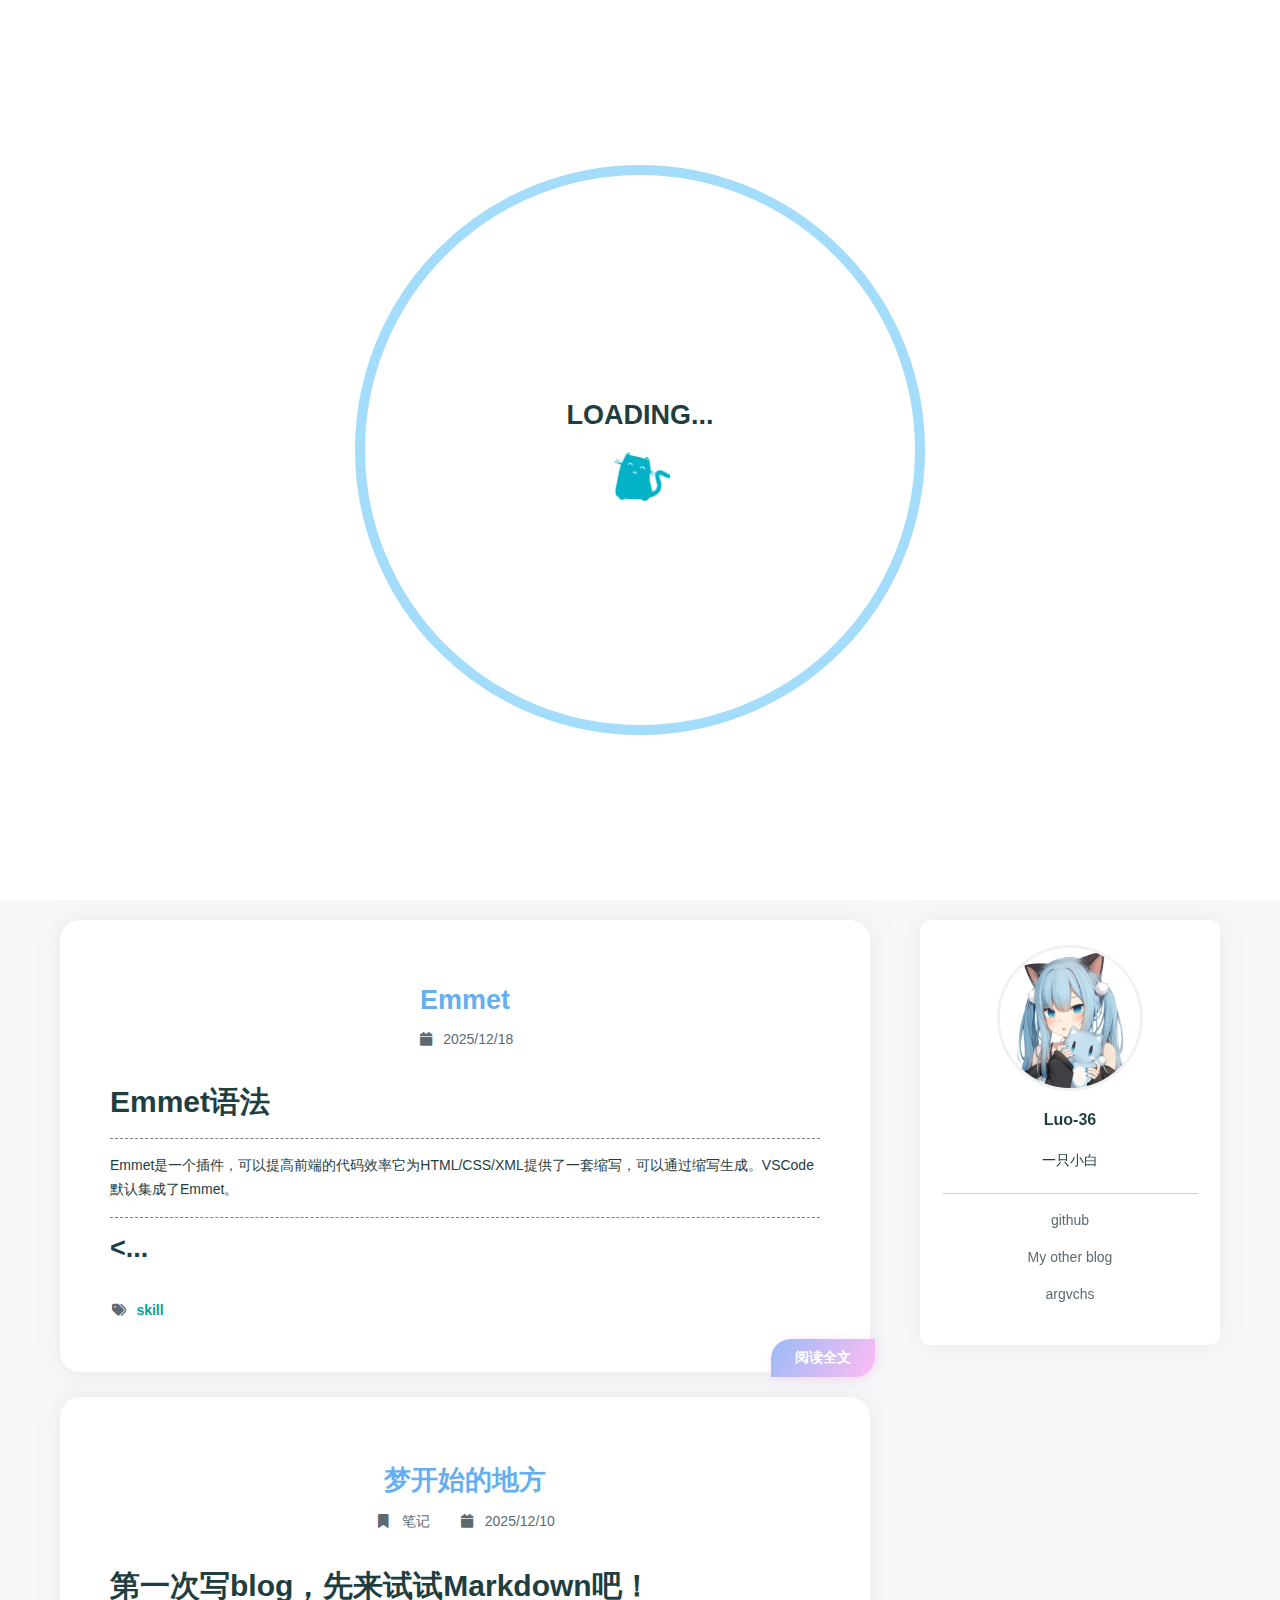
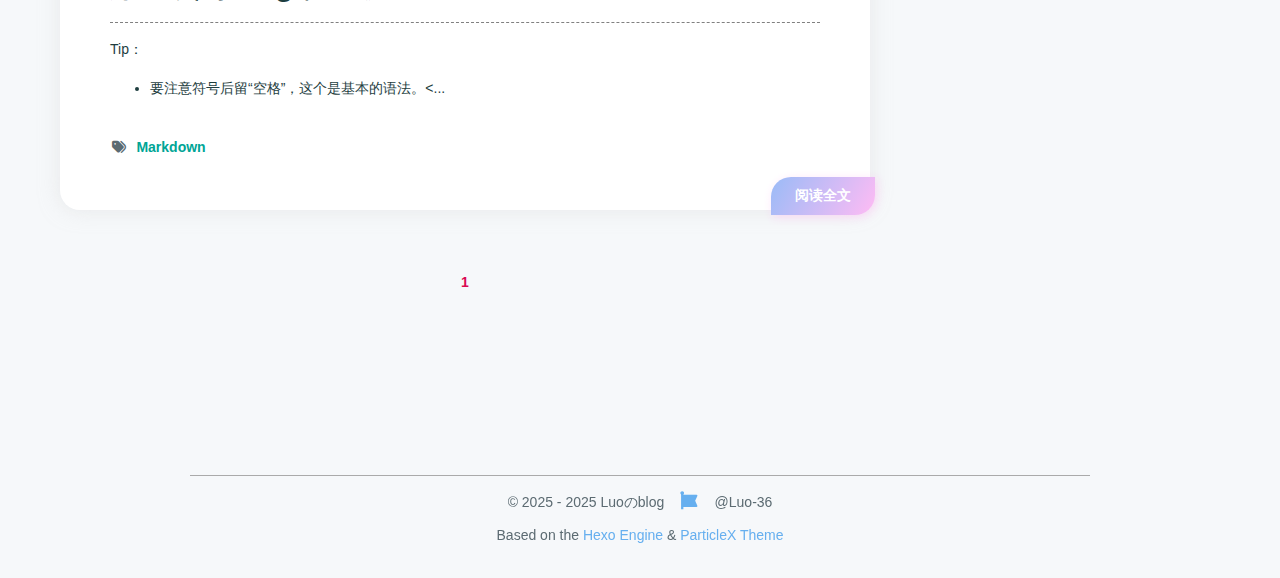
<file: index.html>
<!DOCTYPE html>
<html lang="zh">
<head>
    <meta charset="utf-8" />
    <title>Luoのblog</title>
    <meta name="author" content="Luo-36" />
    <meta name="description" content="" />
    <meta name="keywords" content="" />
    <meta
        name="viewport"
        content="width=device-width, initial-scale=1.0, maximum-scale=1.0, user-scalable=0"
    />
    <link rel="icon" href="/images/avatar.jpg" />
    <link rel="preconnect" href="https://s4.zstatic.net" />
<script src="https://s4.zstatic.net/ajax/libs/vue/3.3.7/vue.global.prod.min.js"></script>
<link rel="stylesheet" href="https://s4.zstatic.net/ajax/libs/font-awesome/6.4.2/css/all.min.css" />
<link rel="preconnect" href="https://fonts.googleapis.cn" />
<link rel="preconnect" href="https://fonts.gstatic.cn" crossorigin />
<link
    rel="stylesheet"
    href="https://fonts.googleapis.cn/css2?family=Fira+Code:wght@400;500;600;700&family=Lexend:wght@400;500;600;700;800;900&family=Noto+Sans+SC:wght@400;500;600;700;800;900&display=swap"
/>
<script> const mixins = {}; </script>

<script src="https://polyfill.alicdn.com/v3/polyfill.min.js?features=default"></script>



<script src="https://s4.zstatic.net/ajax/libs/KaTeX/0.16.9/katex.min.js"></script>
<script src="https://s4.zstatic.net/ajax/libs/KaTeX/0.16.9/contrib/auto-render.min.js"></script>
<link rel="stylesheet" href="https://s4.zstatic.net/ajax/libs/KaTeX/0.16.9/katex.min.css" />
<script src="/js/lib/math.js"></script>


<script src="/js/lib/preview.js"></script>





<script src="/js/lib/home.js"></script>

<link rel="stylesheet" href="/css/main.css" />

<meta name="generator" content="Hexo 8.1.1"></head>
<body>
    <div id="layout">
        <transition name="fade">
            <div id="loading" v-show="loading">
                <div id="loading-circle">
                    <h2>LOADING...</h2>
                    <!-- <p>加载过慢请开启缓存 浏览器默认开启</p> -->
                    <img src="/images/loading.gif" />
                </div>
            </div>
        </transition>
        <div id="menu" :class="{ hidden: hiddenMenu, 'menu-color': menuColor}">
    <nav id="desktop-menu">
        <a class="title" href="/">
            <span>LUOのBLOG</span>
        </a>
        
        <a href="/">
            <i class="fa-solid fa-house fa-fw"></i>
            <span>&ensp;Home</span>
        </a>
        
        <a href="/about">
            <i class="fa-solid fa-id-card fa-fw"></i>
            <span>&ensp;About</span>
        </a>
        
        <a href="/archives">
            <i class="fa-solid fa-box-archive fa-fw"></i>
            <span>&ensp;Archives</span>
        </a>
        
        <a href="/categories">
            <i class="fa-solid fa-bookmark fa-fw"></i>
            <span>&ensp;Categories</span>
        </a>
        
        <a href="/tags">
            <i class="fa-solid fa-tags fa-fw"></i>
            <span>&ensp;Tags</span>
        </a>
        
    </nav>
    <nav id="mobile-menu">
        <div class="title" @click="showMenuItems = !showMenuItems">
            <i class="fa-solid fa-bars fa-fw"></i>
            <span>&emsp;LUOのBLOG</span>
        </div>
        <transition name="slide">
            <div class="items" v-show="showMenuItems">
                
                <a href="/">
                    <div class="item">
                        <div style="min-width: 20px; max-width: 50px; width: 10%">
                            <i class="fa-solid fa-house fa-fw"></i>
                        </div>
                        <div style="min-width: 100px; max-width: 150%; width: 20%">Home</div>
                    </div>
                </a>
                
                <a href="/about">
                    <div class="item">
                        <div style="min-width: 20px; max-width: 50px; width: 10%">
                            <i class="fa-solid fa-id-card fa-fw"></i>
                        </div>
                        <div style="min-width: 100px; max-width: 150%; width: 20%">About</div>
                    </div>
                </a>
                
                <a href="/archives">
                    <div class="item">
                        <div style="min-width: 20px; max-width: 50px; width: 10%">
                            <i class="fa-solid fa-box-archive fa-fw"></i>
                        </div>
                        <div style="min-width: 100px; max-width: 150%; width: 20%">Archives</div>
                    </div>
                </a>
                
                <a href="/categories">
                    <div class="item">
                        <div style="min-width: 20px; max-width: 50px; width: 10%">
                            <i class="fa-solid fa-bookmark fa-fw"></i>
                        </div>
                        <div style="min-width: 100px; max-width: 150%; width: 20%">Categories</div>
                    </div>
                </a>
                
                <a href="/tags">
                    <div class="item">
                        <div style="min-width: 20px; max-width: 50px; width: 10%">
                            <i class="fa-solid fa-tags fa-fw"></i>
                        </div>
                        <div style="min-width: 100px; max-width: 150%; width: 20%">Tags</div>
                    </div>
                </a>
                
            </div>
        </transition>
    </nav>
</div>
<transition name="fade">
    <div id="menu-curtain" @click="showMenuItems = !showMenuItems" v-show="showMenuItems"></div>
</transition>

        <div id="main" :class="loading ? 'into-enter-from': 'into-enter-active'">
            <div id="home-head">
    <div
        id="home-background"
        ref="homeBackground"
        data-images="/images/background.jpg"
    ></div>
    <div id="home-info" @click="homeClick">
        <span class="loop"></span>
        <span class="loop"></span>
        <span class="loop"></span>
        <span class="loop"></span>
        <span class="info">
            <div class="wrap">
                <h1>Luoのblog</h1>
                <h3></h3>
                <h5></h5>
            </div>
        </span>
    </div>
</div>
<div
    id="home-posts-wrap"
    ref="homePostsWrap"
    true
>
    <div id="home-posts">
        

<div class="post">
    <a href="/2025/12/18/Emmet/">
        <h2 class="post-title">Emmet</h2>
    </a>
    <div class="category-and-date">
        
        <span class="date">
            <span class="icon">
                <i class="fa-solid fa-calendar fa-fw"></i>
            </span>
            2025/12/18
        </span>
        
        
    </div>
    <div class="description">
        <div class="content" v-pre>
            
            <!-- 最后强制截断全文（取前200字符，避免显示全文） -->
            <h1 id="Emmet语法"><a href="#Emmet语法" class="headerlink" title="Emmet语法"></a>Emmet语法</h1><hr>
<p>Emmet是一个插件，可以提高前端的代码效率它为HTML&#x2F;CSS&#x2F;XML提供了一套缩写，可以通过缩写生成。VSCode默认集成了Emmet。</p>
<hr>
<h2 id="HTML"><...
            
        </div>
    </div>
    <div class="post-tags">
        
        <span class="icon">
            <i class="fa-solid fa-tags fa-fw"></i>
        </span>
        
        
        
        <span class="tag">
            
            <a href="/tags/skill/" style="color: #00a596">skill</a>
        </span>
        
    </div>
    <!-- 保留“阅读全文”按钮 -->
    <a href="/2025/12/18/Emmet/" class="go-post">阅读全文</a>
</div>

<div class="post">
    <a href="/2025/12/10/%E6%A2%A6%E5%BC%80%E5%A7%8B%E7%9A%84%E5%9C%B0%E6%96%B9/">
        <h2 class="post-title">梦开始的地方</h2>
    </a>
    <div class="category-and-date">
        
        <span class="category">
            <a href="/categories/%E7%AC%94%E8%AE%B0/">
                <span class="icon">
                    <i class="fa-solid fa-bookmark fa-fw"></i>
                </span>
                笔记
            </a>
        </span>
        
        <span class="date">
            <span class="icon">
                <i class="fa-solid fa-calendar fa-fw"></i>
            </span>
            2025/12/10
        </span>
        
        
    </div>
    <div class="description">
        <div class="content" v-pre>
            
            <!-- 最后强制截断全文（取前200字符，避免显示全文） -->
            <h1 id="第一次写blog，先来试试Markdown吧！"><a href="#第一次写blog，先来试试Markdown吧！" class="headerlink" title="第一次写blog，先来试试Markdown吧！"></a>第一次写blog，先来试试Markdown吧！</h1><hr>
<p>Tip： </p>
<ul>
<li>要注意符号后留“空格”，这个是基本的语法。<...
            
        </div>
    </div>
    <div class="post-tags">
        
        <span class="icon">
            <i class="fa-solid fa-tags fa-fw"></i>
        </span>
        
        
        
        <span class="tag">
            
            <a href="/tags/Markdown/" style="color: #00a596">Markdown</a>
        </span>
        
    </div>
    <!-- 保留“阅读全文”按钮 -->
    <a href="/2025/12/10/%E6%A2%A6%E5%BC%80%E5%A7%8B%E7%9A%84%E5%9C%B0%E6%96%B9/" class="go-post">阅读全文</a>
</div>

        <div class="page-current">
    
    <span class="current">1</span>
    
    
    
    
</div>

    </div>
    
    <div id="home-card">
        <div id="card-style">
    <div id="card-div">
        <div class="avatar">
            <img src="/images/avatar.jpg" alt="avatar" />
        </div>
        <div class="name">Luo-36</div>
        <div class="description">
            <p>一只小白</p>

        </div>
        
        
        <div class="friend-links">
            
            <div class="friend-link">
                <a target="_blank" rel="noopener" href="https://github.com/Luo-36">github</a>
            </div>
            
            <div class="friend-link">
                <a target="_blank" rel="noopener" href="https://blog.u2686324.nyat.app:19171/">My other blog</a>
            </div>
            
            <div class="friend-link">
                <a target="_blank" rel="noopener" href="https://argvchs.github.io/">argvchs</a>
            </div>
            
        </div>
        
    </div>
</div>

    </div>
    
</div>

            <footer id="footer">
    <div id="footer-wrap">
        <div>
            &copy;
            2025 - 2025 Luoのblog
            <span id="footer-icon">
                <i class="fa-solid fa-font-awesome fa-fw"></i>
            </span>
            &commat;Luo-36
        </div>
        <div>
            Based on the <a target="_blank" rel="noopener" href="https://hexo.io">Hexo Engine</a> &amp;
            <a target="_blank" rel="noopener" href="https://github.com/theme-particlex/hexo-theme-particlex">ParticleX Theme</a>
        </div>
        
    </div>
</footer>

        </div>
        
        <transition name="fade">
            <div id="preview" ref="preview" v-show="previewShow">
                <img id="preview-content" ref="previewContent" />
            </div>
        </transition>
        
    </div>
    <script src="/js/main.js"></script>
    
</body>
</html>
</file>
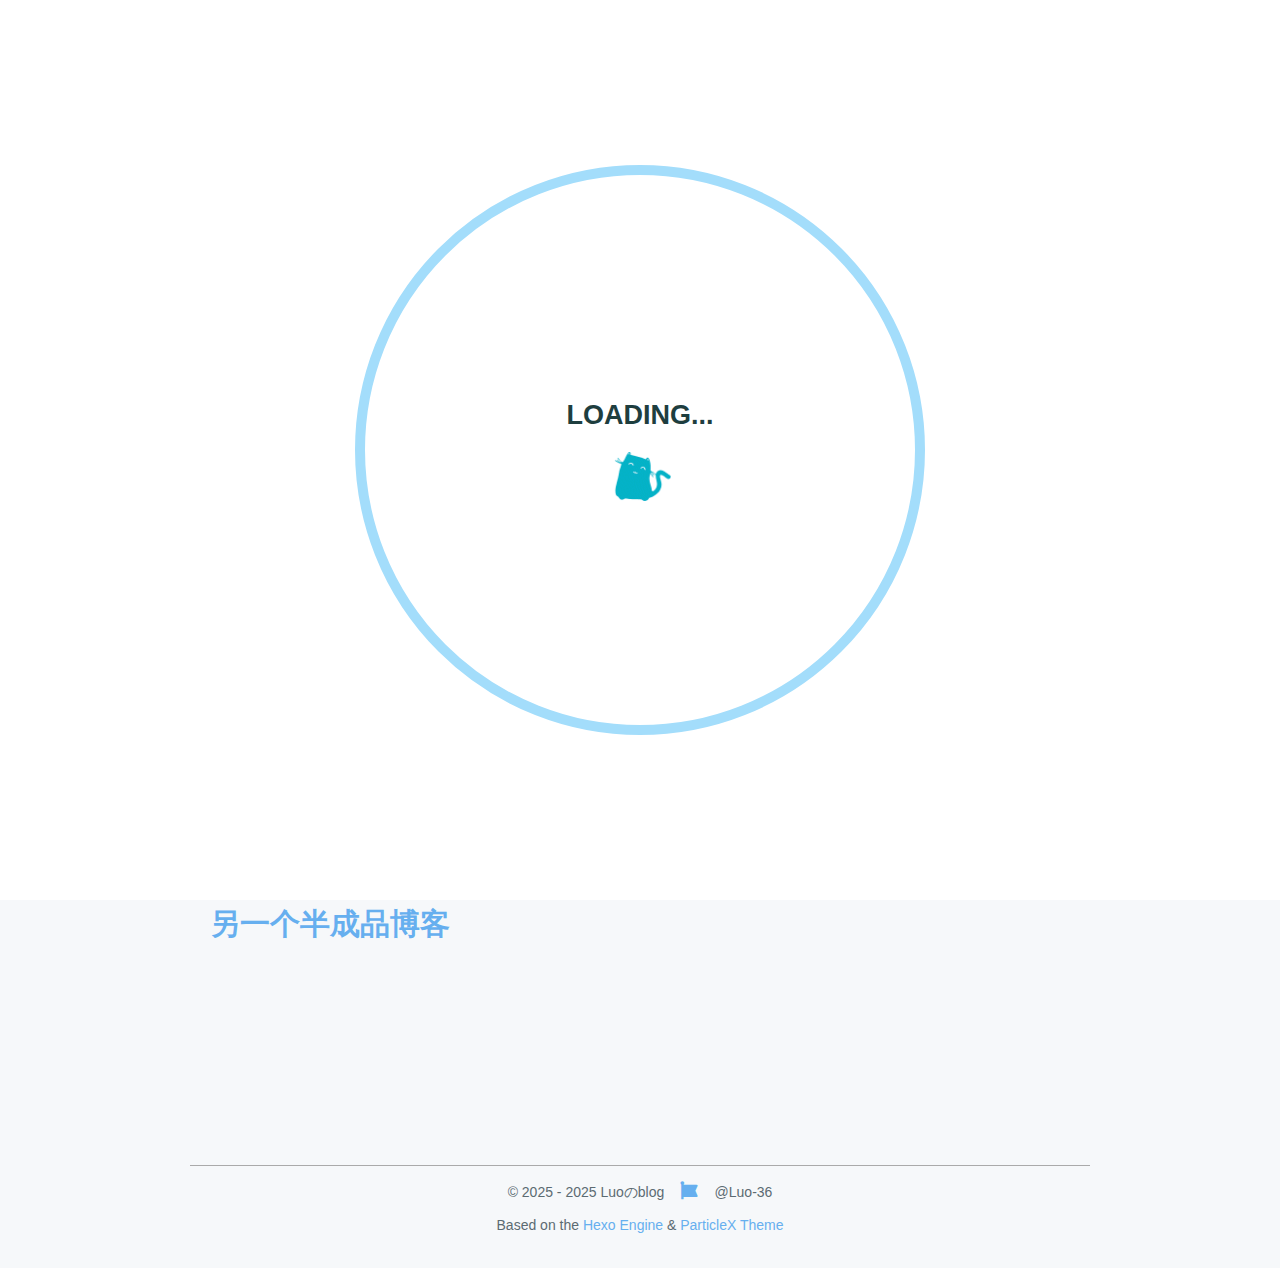
<file: about/index.html>
<!DOCTYPE html>
<html lang="zh">
<head>
    <meta charset="utf-8" />
    <title>about | Luoのblog</title>
    <meta name="author" content="Luo-36" />
    <meta name="description" content="" />
    <meta name="keywords" content="" />
    <meta
        name="viewport"
        content="width=device-width, initial-scale=1.0, maximum-scale=1.0, user-scalable=0"
    />
    <link rel="icon" href="/images/avatar.jpg" />
    <link rel="preconnect" href="https://s4.zstatic.net" />
<script src="https://s4.zstatic.net/ajax/libs/vue/3.3.7/vue.global.prod.min.js"></script>
<link rel="stylesheet" href="https://s4.zstatic.net/ajax/libs/font-awesome/6.4.2/css/all.min.css" />
<link rel="preconnect" href="https://fonts.googleapis.cn" />
<link rel="preconnect" href="https://fonts.gstatic.cn" crossorigin />
<link
    rel="stylesheet"
    href="https://fonts.googleapis.cn/css2?family=Fira+Code:wght@400;500;600;700&family=Lexend:wght@400;500;600;700;800;900&family=Noto+Sans+SC:wght@400;500;600;700;800;900&display=swap"
/>
<script> const mixins = {}; </script>

<script src="https://polyfill.alicdn.com/v3/polyfill.min.js?features=default"></script>



<script src="https://s4.zstatic.net/ajax/libs/KaTeX/0.16.9/katex.min.js"></script>
<script src="https://s4.zstatic.net/ajax/libs/KaTeX/0.16.9/contrib/auto-render.min.js"></script>
<link rel="stylesheet" href="https://s4.zstatic.net/ajax/libs/KaTeX/0.16.9/katex.min.css" />
<script src="/js/lib/math.js"></script>


<script src="/js/lib/preview.js"></script>









<link rel="stylesheet" href="/css/main.css" />

<meta name="generator" content="Hexo 8.1.1"></head>
<body>
    <div id="layout">
        <transition name="fade">
            <div id="loading" v-show="loading">
                <div id="loading-circle">
                    <h2>LOADING...</h2>
                    <!-- <p>加载过慢请开启缓存 浏览器默认开启</p> -->
                    <img src="/images/loading.gif" />
                </div>
            </div>
        </transition>
        <div id="menu" :class="{ hidden: hiddenMenu, 'menu-color': menuColor}">
    <nav id="desktop-menu">
        <a class="title" href="/">
            <span>LUOのBLOG</span>
        </a>
        
        <a href="/">
            <i class="fa-solid fa-house fa-fw"></i>
            <span>&ensp;Home</span>
        </a>
        
        <a href="/about">
            <i class="fa-solid fa-id-card fa-fw"></i>
            <span>&ensp;About</span>
        </a>
        
        <a href="/archives">
            <i class="fa-solid fa-box-archive fa-fw"></i>
            <span>&ensp;Archives</span>
        </a>
        
        <a href="/categories">
            <i class="fa-solid fa-bookmark fa-fw"></i>
            <span>&ensp;Categories</span>
        </a>
        
        <a href="/tags">
            <i class="fa-solid fa-tags fa-fw"></i>
            <span>&ensp;Tags</span>
        </a>
        
    </nav>
    <nav id="mobile-menu">
        <div class="title" @click="showMenuItems = !showMenuItems">
            <i class="fa-solid fa-bars fa-fw"></i>
            <span>&emsp;LUOのBLOG</span>
        </div>
        <transition name="slide">
            <div class="items" v-show="showMenuItems">
                
                <a href="/">
                    <div class="item">
                        <div style="min-width: 20px; max-width: 50px; width: 10%">
                            <i class="fa-solid fa-house fa-fw"></i>
                        </div>
                        <div style="min-width: 100px; max-width: 150%; width: 20%">Home</div>
                    </div>
                </a>
                
                <a href="/about">
                    <div class="item">
                        <div style="min-width: 20px; max-width: 50px; width: 10%">
                            <i class="fa-solid fa-id-card fa-fw"></i>
                        </div>
                        <div style="min-width: 100px; max-width: 150%; width: 20%">About</div>
                    </div>
                </a>
                
                <a href="/archives">
                    <div class="item">
                        <div style="min-width: 20px; max-width: 50px; width: 10%">
                            <i class="fa-solid fa-box-archive fa-fw"></i>
                        </div>
                        <div style="min-width: 100px; max-width: 150%; width: 20%">Archives</div>
                    </div>
                </a>
                
                <a href="/categories">
                    <div class="item">
                        <div style="min-width: 20px; max-width: 50px; width: 10%">
                            <i class="fa-solid fa-bookmark fa-fw"></i>
                        </div>
                        <div style="min-width: 100px; max-width: 150%; width: 20%">Categories</div>
                    </div>
                </a>
                
                <a href="/tags">
                    <div class="item">
                        <div style="min-width: 20px; max-width: 50px; width: 10%">
                            <i class="fa-solid fa-tags fa-fw"></i>
                        </div>
                        <div style="min-width: 100px; max-width: 150%; width: 20%">Tags</div>
                    </div>
                </a>
                
            </div>
        </transition>
    </nav>
</div>
<transition name="fade">
    <div id="menu-curtain" @click="showMenuItems = !showMenuItems" v-show="showMenuItems"></div>
</transition>

        <div id="main" :class="loading ? 'into-enter-from': 'into-enter-active'">
            <div class="article">
    <div>
        <h1>about</h1>
    </div>
    <div class="info">
        <span class="date">
            <span class="icon">
                <i class="fa-solid fa-calendar fa-fw"></i>
            </span>
            2025/12/14
        </span>
        
        
    </div>
    
    <div class="content" v-pre>
        <p><img src="/images/avatar.jpg" style="max-width: 300px; heigth: auto"></img></p>
<h1 style="text-align: center">LUO</h1>

<ul style="font-size: 30px">    
    <li>一个普通的大学生</li>
    <li>喜欢画画</li>
    <li>还在探索中。。。</li>
</ul>

<h1 id="语言"><a href="#语言" class="headerlink" title="语言"></a>语言</h1><ul>
<li>C&#x2F;C++</li>
</ul>
<h1 id="另一个半成品博客"><a href="#另一个半成品博客" class="headerlink" title="另一个半成品博客"></a><a target="_blank" rel="noopener" href="https://blog.u2686324.nyat.app:19171/">另一个半成品博客</a></h1>
    </div>
    
    
    
    
    
    
    
</div>

            <footer id="footer">
    <div id="footer-wrap">
        <div>
            &copy;
            2025 - 2025 Luoのblog
            <span id="footer-icon">
                <i class="fa-solid fa-font-awesome fa-fw"></i>
            </span>
            &commat;Luo-36
        </div>
        <div>
            Based on the <a target="_blank" rel="noopener" href="https://hexo.io">Hexo Engine</a> &amp;
            <a target="_blank" rel="noopener" href="https://github.com/theme-particlex/hexo-theme-particlex">ParticleX Theme</a>
        </div>
        
    </div>
</footer>

        </div>
        
        <transition name="fade">
            <div id="preview" ref="preview" v-show="previewShow">
                <img id="preview-content" ref="previewContent" />
            </div>
        </transition>
        
    </div>
    <script src="/js/main.js"></script>
    
    




    
</body>
</html>
</file>
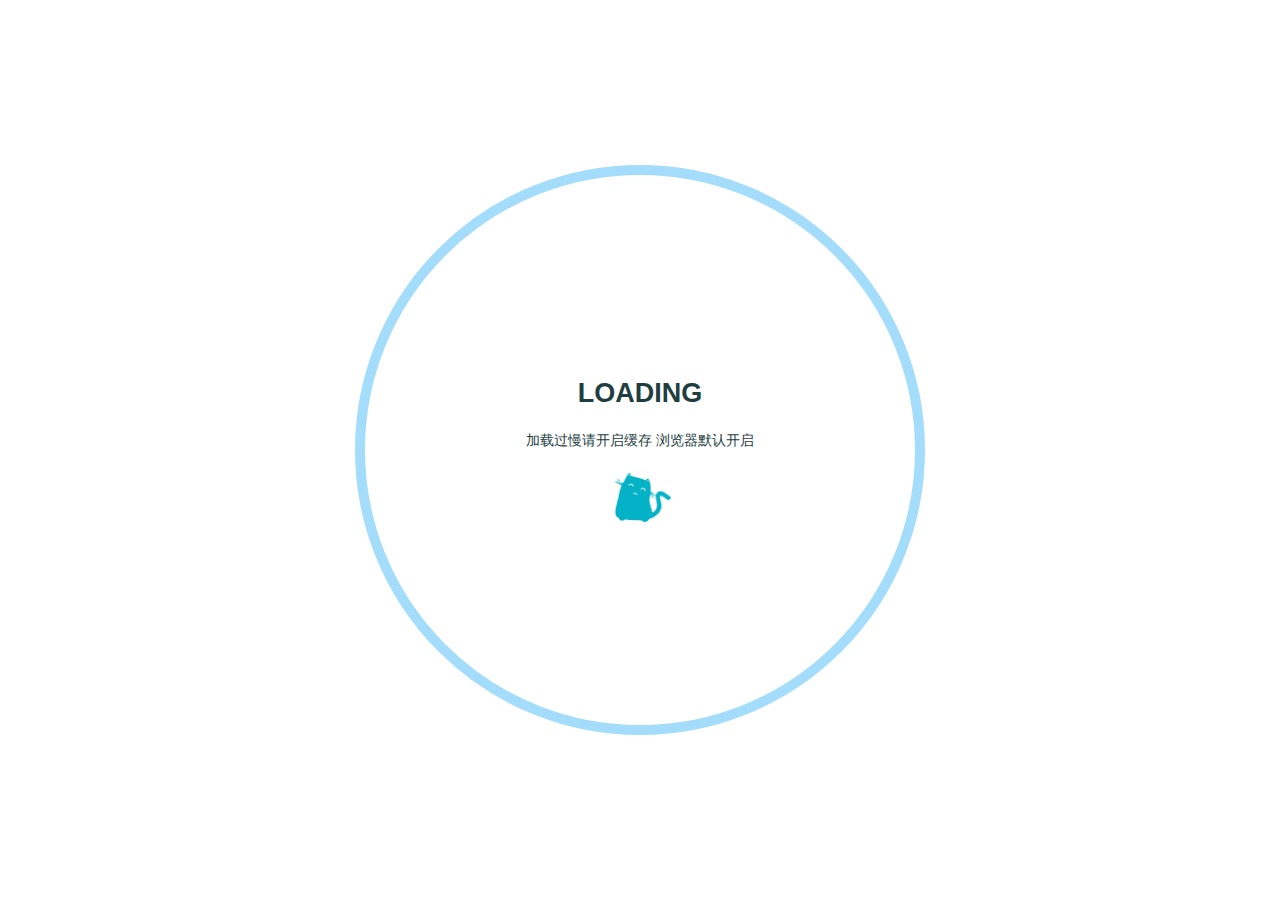
<file: archives/index.html>
<!DOCTYPE html>
<html lang="en">
<head>
    <meta charset="utf-8" />
    <title>Archives | Hexo</title>
    <meta name="author" content="John Doe" />
    <meta name="description" content="" />
    <meta name="keywords" content="" />
    <meta
        name="viewport"
        content="width=device-width, initial-scale=1.0, maximum-scale=1.0, user-scalable=0"
    />
    <link rel="icon" href="/images/avatar.jpg" />
    <link rel="preconnect" href="https://s4.zstatic.net" />
<script src="https://s4.zstatic.net/ajax/libs/vue/3.3.7/vue.global.prod.min.js"></script>
<link rel="stylesheet" href="https://s4.zstatic.net/ajax/libs/font-awesome/6.4.2/css/all.min.css" />
<link rel="preconnect" href="https://fonts.googleapis.cn" />
<link rel="preconnect" href="https://fonts.gstatic.cn" crossorigin />
<link
    rel="stylesheet"
    href="https://fonts.googleapis.cn/css2?family=Fira+Code:wght@400;500;600;700&family=Lexend:wght@400;500;600;700;800;900&family=Noto+Sans+SC:wght@400;500;600;700;800;900&display=swap"
/>
<script> const mixins = {}; </script>

<script src="https://polyfill.alicdn.com/v3/polyfill.min.js?features=default"></script>


<script src="https://s4.zstatic.net/ajax/libs/highlight.js/11.9.0/highlight.min.js"></script>
<script src="https://s4.zstatic.net/ajax/libs/highlightjs-line-numbers.js/2.8.0/highlightjs-line-numbers.min.js"></script>
<link
    rel="stylesheet"
    href="https://s4.zstatic.net/ajax/libs/highlight.js/11.9.0/styles/github.min.css"
/>
<script src="/js/lib/highlight.js"></script>



<script src="/js/lib/preview.js"></script>





<link rel="stylesheet" href="/css/main.css" />

<meta name="generator" content="Hexo 8.1.1"></head>
<body>
    <div id="layout">
        <transition name="fade">
            <div id="loading" v-show="loading">
                <div id="loading-circle">
                    <h2>LOADING</h2>
                    <p>加载过慢请开启缓存 浏览器默认开启</p>
                    <img src="/images/loading.gif" />
                </div>
            </div>
        </transition>
        <div id="menu" :class="{ hidden: hiddenMenu, 'menu-color': menuColor}">
    <nav id="desktop-menu">
        <a class="title" href="/">
            <span>HEXO</span>
        </a>
        
        <a href="/">
            <i class="fa-solid fa-house fa-fw"></i>
            <span>&ensp;Home</span>
        </a>
        
        <a href="/about">
            <i class="fa-solid fa-id-card fa-fw"></i>
            <span>&ensp;About</span>
        </a>
        
        <a href="/archives">
            <i class="fa-solid fa-box-archive fa-fw"></i>
            <span>&ensp;Archives</span>
        </a>
        
        <a href="/categories">
            <i class="fa-solid fa-bookmark fa-fw"></i>
            <span>&ensp;Categories</span>
        </a>
        
        <a href="/tags">
            <i class="fa-solid fa-tags fa-fw"></i>
            <span>&ensp;Tags</span>
        </a>
        
    </nav>
    <nav id="mobile-menu">
        <div class="title" @click="showMenuItems = !showMenuItems">
            <i class="fa-solid fa-bars fa-fw"></i>
            <span>&emsp;HEXO</span>
        </div>
        <transition name="slide">
            <div class="items" v-show="showMenuItems">
                
                <a href="/">
                    <div class="item">
                        <div style="min-width: 20px; max-width: 50px; width: 10%">
                            <i class="fa-solid fa-house fa-fw"></i>
                        </div>
                        <div style="min-width: 100px; max-width: 150%; width: 20%">Home</div>
                    </div>
                </a>
                
                <a href="/about">
                    <div class="item">
                        <div style="min-width: 20px; max-width: 50px; width: 10%">
                            <i class="fa-solid fa-id-card fa-fw"></i>
                        </div>
                        <div style="min-width: 100px; max-width: 150%; width: 20%">About</div>
                    </div>
                </a>
                
                <a href="/archives">
                    <div class="item">
                        <div style="min-width: 20px; max-width: 50px; width: 10%">
                            <i class="fa-solid fa-box-archive fa-fw"></i>
                        </div>
                        <div style="min-width: 100px; max-width: 150%; width: 20%">Archives</div>
                    </div>
                </a>
                
                <a href="/categories">
                    <div class="item">
                        <div style="min-width: 20px; max-width: 50px; width: 10%">
                            <i class="fa-solid fa-bookmark fa-fw"></i>
                        </div>
                        <div style="min-width: 100px; max-width: 150%; width: 20%">Categories</div>
                    </div>
                </a>
                
                <a href="/tags">
                    <div class="item">
                        <div style="min-width: 20px; max-width: 50px; width: 10%">
                            <i class="fa-solid fa-tags fa-fw"></i>
                        </div>
                        <div style="min-width: 100px; max-width: 150%; width: 20%">Tags</div>
                    </div>
                </a>
                
            </div>
        </transition>
    </nav>
</div>
<transition name="fade">
    <div id="menu-curtain" @click="showMenuItems = !showMenuItems" v-show="showMenuItems"></div>
</transition>

        <div id="main" :class="loading ? 'into-enter-from': 'into-enter-active'">
            
<div id="archives">
    
    <div id="timeline-wrap" ref="timeline">
        
        <div class="timeline" data-title="helloworld">
            <div class="timeline-tail"></div>
            <div class="timeline-content">
                <div class="item-time">2025/12/9</div>
                <a href="/2025/12/09/hello-world/">
                    <h3>Hello World</h3>
                </a>
                <div class="info">
                    
                    
                </div>
            </div>
        </div>
        
    </div>
</div>

            <footer id="footer">
    <div id="footer-wrap">
        <div>
            &copy;
            2022 - 2025 Hexo
            <span id="footer-icon">
                <i class="fa-solid fa-font-awesome fa-fw"></i>
            </span>
            &commat;John Doe
        </div>
        <div>
            Based on the <a target="_blank" rel="noopener" href="https://hexo.io">Hexo Engine</a> &amp;
            <a target="_blank" rel="noopener" href="https://github.com/theme-particlex/hexo-theme-particlex">ParticleX Theme</a>
        </div>
        
    </div>
</footer>

        </div>
        
        <transition name="fade">
            <div id="preview" ref="preview" v-show="previewShow">
                <img id="preview-content" ref="previewContent" />
            </div>
        </transition>
        
    </div>
    <script src="/js/main.js"></script>
    
</body>
</html>
</file>
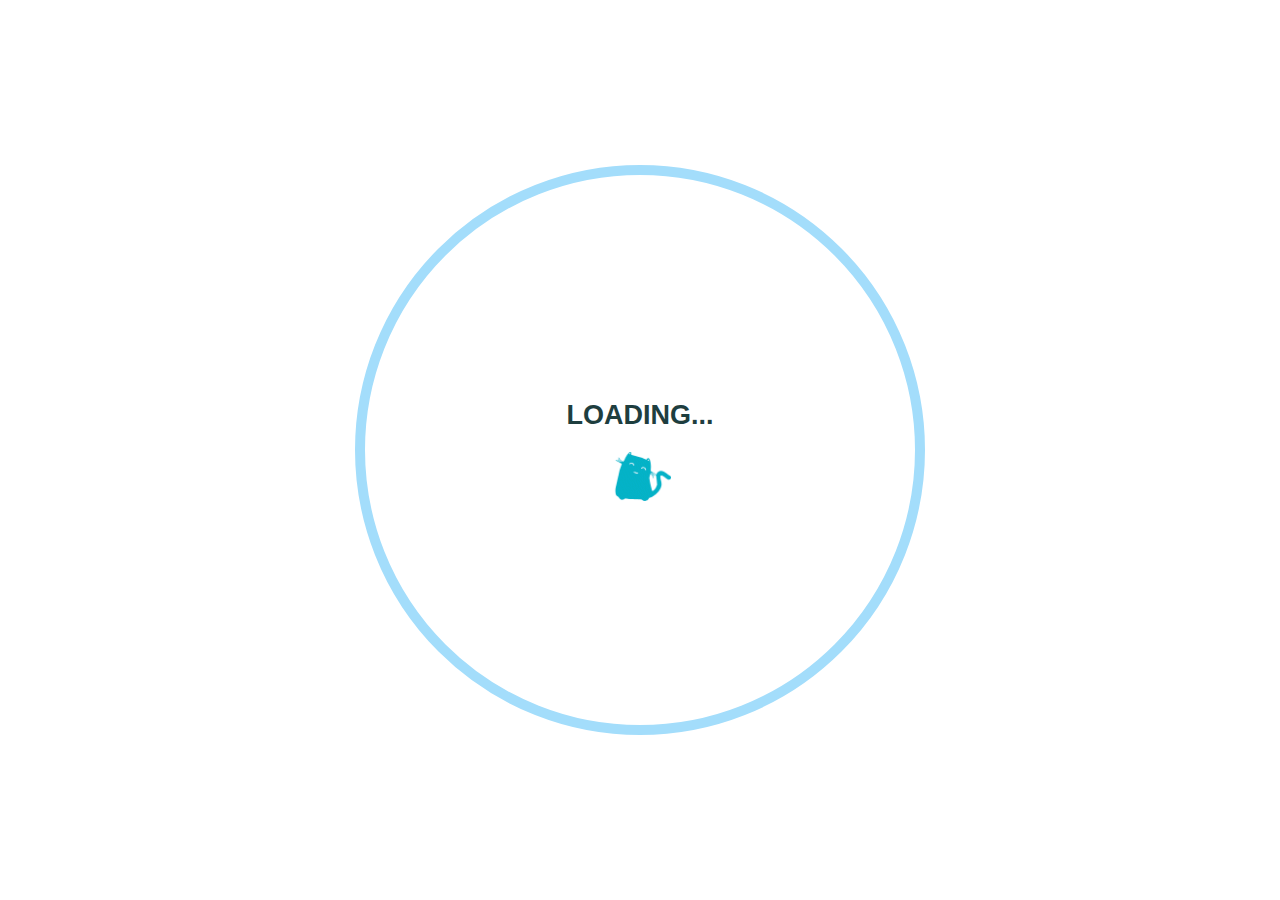
<file: categories/index.html>
<!DOCTYPE html>
<html lang="zh">
<head>
    <meta charset="utf-8" />
    <title>categories | Luoのblog</title>
    <meta name="author" content="Luo-36" />
    <meta name="description" content="" />
    <meta name="keywords" content="" />
    <meta
        name="viewport"
        content="width=device-width, initial-scale=1.0, maximum-scale=1.0, user-scalable=0"
    />
    <link rel="icon" href="/images/avatar.jpg" />
    <link rel="preconnect" href="https://s4.zstatic.net" />
<script src="https://s4.zstatic.net/ajax/libs/vue/3.3.7/vue.global.prod.min.js"></script>
<link rel="stylesheet" href="https://s4.zstatic.net/ajax/libs/font-awesome/6.4.2/css/all.min.css" />
<link rel="preconnect" href="https://fonts.googleapis.cn" />
<link rel="preconnect" href="https://fonts.gstatic.cn" crossorigin />
<link
    rel="stylesheet"
    href="https://fonts.googleapis.cn/css2?family=Fira+Code:wght@400;500;600;700&family=Lexend:wght@400;500;600;700;800;900&family=Noto+Sans+SC:wght@400;500;600;700;800;900&display=swap"
/>
<script> const mixins = {}; </script>

<script src="https://polyfill.alicdn.com/v3/polyfill.min.js?features=default"></script>



<script src="https://s4.zstatic.net/ajax/libs/KaTeX/0.16.9/katex.min.js"></script>
<script src="https://s4.zstatic.net/ajax/libs/KaTeX/0.16.9/contrib/auto-render.min.js"></script>
<link rel="stylesheet" href="https://s4.zstatic.net/ajax/libs/KaTeX/0.16.9/katex.min.css" />
<script src="/js/lib/math.js"></script>


<script src="/js/lib/preview.js"></script>





<link rel="stylesheet" href="/css/main.css" />

<meta name="generator" content="Hexo 8.1.1"></head>
<body>
    <div id="layout">
        <transition name="fade">
            <div id="loading" v-show="loading">
                <div id="loading-circle">
                    <h2>LOADING...</h2>
                    <!-- <p>加载过慢请开启缓存 浏览器默认开启</p> -->
                    <img src="/images/loading.gif" />
                </div>
            </div>
        </transition>
        <div id="menu" :class="{ hidden: hiddenMenu, 'menu-color': menuColor}">
    <nav id="desktop-menu">
        <a class="title" href="/">
            <span>LUOのBLOG</span>
        </a>
        
        <a href="/">
            <i class="fa-solid fa-house fa-fw"></i>
            <span>&ensp;Home</span>
        </a>
        
        <a href="/about">
            <i class="fa-solid fa-id-card fa-fw"></i>
            <span>&ensp;About</span>
        </a>
        
        <a href="/archives">
            <i class="fa-solid fa-box-archive fa-fw"></i>
            <span>&ensp;Archives</span>
        </a>
        
        <a href="/categories">
            <i class="fa-solid fa-bookmark fa-fw"></i>
            <span>&ensp;Categories</span>
        </a>
        
        <a href="/tags">
            <i class="fa-solid fa-tags fa-fw"></i>
            <span>&ensp;Tags</span>
        </a>
        
    </nav>
    <nav id="mobile-menu">
        <div class="title" @click="showMenuItems = !showMenuItems">
            <i class="fa-solid fa-bars fa-fw"></i>
            <span>&emsp;LUOのBLOG</span>
        </div>
        <transition name="slide">
            <div class="items" v-show="showMenuItems">
                
                <a href="/">
                    <div class="item">
                        <div style="min-width: 20px; max-width: 50px; width: 10%">
                            <i class="fa-solid fa-house fa-fw"></i>
                        </div>
                        <div style="min-width: 100px; max-width: 150%; width: 20%">Home</div>
                    </div>
                </a>
                
                <a href="/about">
                    <div class="item">
                        <div style="min-width: 20px; max-width: 50px; width: 10%">
                            <i class="fa-solid fa-id-card fa-fw"></i>
                        </div>
                        <div style="min-width: 100px; max-width: 150%; width: 20%">About</div>
                    </div>
                </a>
                
                <a href="/archives">
                    <div class="item">
                        <div style="min-width: 20px; max-width: 50px; width: 10%">
                            <i class="fa-solid fa-box-archive fa-fw"></i>
                        </div>
                        <div style="min-width: 100px; max-width: 150%; width: 20%">Archives</div>
                    </div>
                </a>
                
                <a href="/categories">
                    <div class="item">
                        <div style="min-width: 20px; max-width: 50px; width: 10%">
                            <i class="fa-solid fa-bookmark fa-fw"></i>
                        </div>
                        <div style="min-width: 100px; max-width: 150%; width: 20%">Categories</div>
                    </div>
                </a>
                
                <a href="/tags">
                    <div class="item">
                        <div style="min-width: 20px; max-width: 50px; width: 10%">
                            <i class="fa-solid fa-tags fa-fw"></i>
                        </div>
                        <div style="min-width: 100px; max-width: 150%; width: 20%">Tags</div>
                    </div>
                </a>
                
            </div>
        </transition>
    </nav>
</div>
<transition name="fade">
    <div id="menu-curtain" @click="showMenuItems = !showMenuItems" v-show="showMenuItems"></div>
</transition>

        <div id="main" :class="loading ? 'into-enter-from': 'into-enter-active'">
            <div id="archives">
    
    <div class="categories-tags">
        
        
        
        <span>
            <a href="/categories/%E7%AC%94%E8%AE%B0/" style="background: #ff7d73">
                <span class="icon">
                    <i class="fa-solid fa-bookmark fa-fw"></i>
                </span>
                笔记
            </a>
        </span>
        
        
    </div>
    
</div>

            <footer id="footer">
    <div id="footer-wrap">
        <div>
            &copy;
            2025 - 2025 Luoのblog
            <span id="footer-icon">
                <i class="fa-solid fa-font-awesome fa-fw"></i>
            </span>
            &commat;Luo-36
        </div>
        <div>
            Based on the <a target="_blank" rel="noopener" href="https://hexo.io">Hexo Engine</a> &amp;
            <a target="_blank" rel="noopener" href="https://github.com/theme-particlex/hexo-theme-particlex">ParticleX Theme</a>
        </div>
        
    </div>
</footer>

        </div>
        
        <transition name="fade">
            <div id="preview" ref="preview" v-show="previewShow">
                <img id="preview-content" ref="previewContent" />
            </div>
        </transition>
        
    </div>
    <script src="/js/main.js"></script>
    
</body>
</html>
</file>
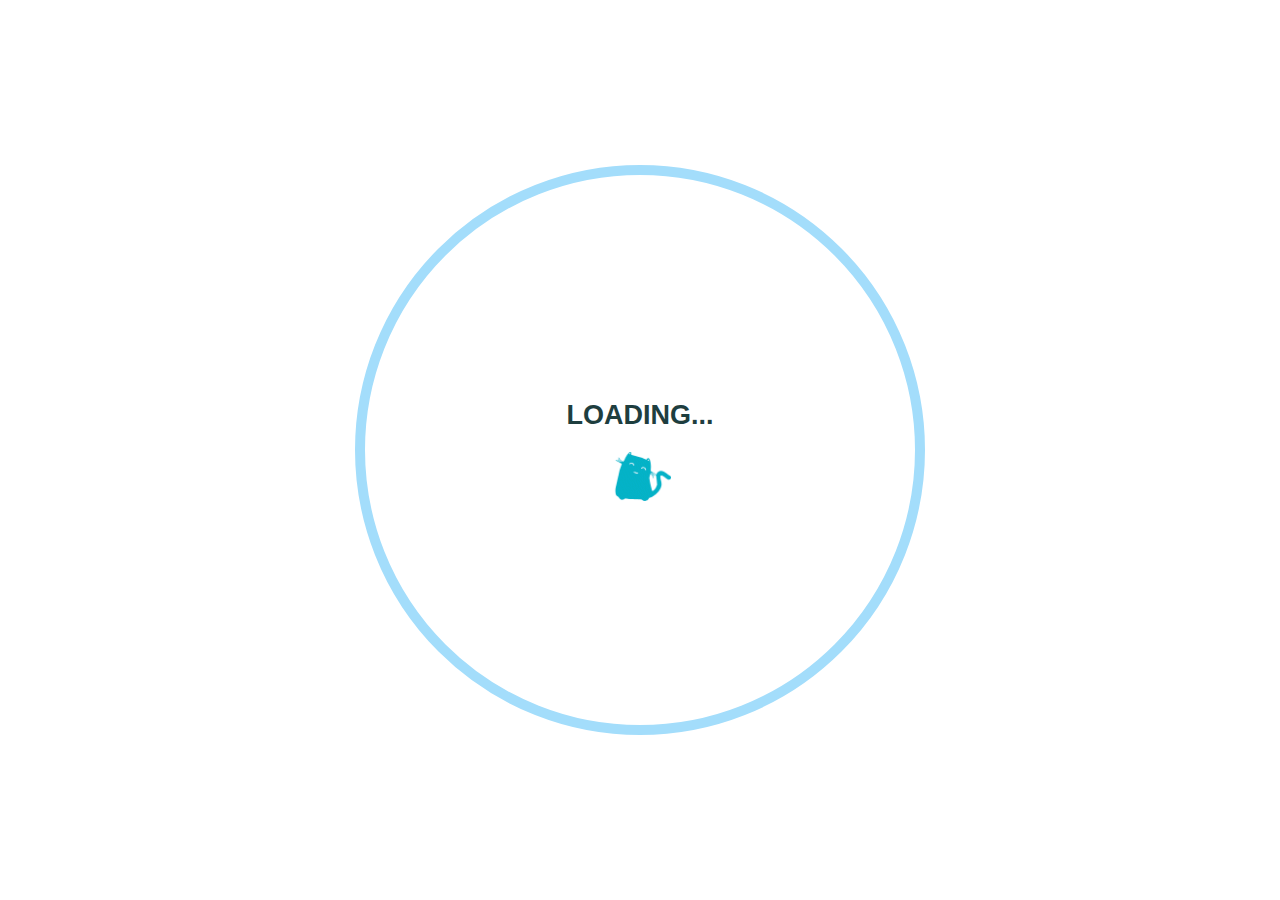
<file: tags/index.html>
<!DOCTYPE html>
<html lang="zh">
<head>
    <meta charset="utf-8" />
    <title>tags | Luoのblog</title>
    <meta name="author" content="Luo-36" />
    <meta name="description" content="" />
    <meta name="keywords" content="" />
    <meta
        name="viewport"
        content="width=device-width, initial-scale=1.0, maximum-scale=1.0, user-scalable=0"
    />
    <link rel="icon" href="/images/avatar.jpg" />
    <link rel="preconnect" href="https://s4.zstatic.net" />
<script src="https://s4.zstatic.net/ajax/libs/vue/3.3.7/vue.global.prod.min.js"></script>
<link rel="stylesheet" href="https://s4.zstatic.net/ajax/libs/font-awesome/6.4.2/css/all.min.css" />
<link rel="preconnect" href="https://fonts.googleapis.cn" />
<link rel="preconnect" href="https://fonts.gstatic.cn" crossorigin />
<link
    rel="stylesheet"
    href="https://fonts.googleapis.cn/css2?family=Fira+Code:wght@400;500;600;700&family=Lexend:wght@400;500;600;700;800;900&family=Noto+Sans+SC:wght@400;500;600;700;800;900&display=swap"
/>
<script> const mixins = {}; </script>

<script src="https://polyfill.alicdn.com/v3/polyfill.min.js?features=default"></script>



<script src="https://s4.zstatic.net/ajax/libs/KaTeX/0.16.9/katex.min.js"></script>
<script src="https://s4.zstatic.net/ajax/libs/KaTeX/0.16.9/contrib/auto-render.min.js"></script>
<link rel="stylesheet" href="https://s4.zstatic.net/ajax/libs/KaTeX/0.16.9/katex.min.css" />
<script src="/js/lib/math.js"></script>


<script src="/js/lib/preview.js"></script>





<link rel="stylesheet" href="/css/main.css" />

<meta name="generator" content="Hexo 8.1.1"></head>
<body>
    <div id="layout">
        <transition name="fade">
            <div id="loading" v-show="loading">
                <div id="loading-circle">
                    <h2>LOADING...</h2>
                    <!-- <p>加载过慢请开启缓存 浏览器默认开启</p> -->
                    <img src="/images/loading.gif" />
                </div>
            </div>
        </transition>
        <div id="menu" :class="{ hidden: hiddenMenu, 'menu-color': menuColor}">
    <nav id="desktop-menu">
        <a class="title" href="/">
            <span>LUOのBLOG</span>
        </a>
        
        <a href="/">
            <i class="fa-solid fa-house fa-fw"></i>
            <span>&ensp;Home</span>
        </a>
        
        <a href="/about">
            <i class="fa-solid fa-id-card fa-fw"></i>
            <span>&ensp;About</span>
        </a>
        
        <a href="/archives">
            <i class="fa-solid fa-box-archive fa-fw"></i>
            <span>&ensp;Archives</span>
        </a>
        
        <a href="/categories">
            <i class="fa-solid fa-bookmark fa-fw"></i>
            <span>&ensp;Categories</span>
        </a>
        
        <a href="/tags">
            <i class="fa-solid fa-tags fa-fw"></i>
            <span>&ensp;Tags</span>
        </a>
        
    </nav>
    <nav id="mobile-menu">
        <div class="title" @click="showMenuItems = !showMenuItems">
            <i class="fa-solid fa-bars fa-fw"></i>
            <span>&emsp;LUOのBLOG</span>
        </div>
        <transition name="slide">
            <div class="items" v-show="showMenuItems">
                
                <a href="/">
                    <div class="item">
                        <div style="min-width: 20px; max-width: 50px; width: 10%">
                            <i class="fa-solid fa-house fa-fw"></i>
                        </div>
                        <div style="min-width: 100px; max-width: 150%; width: 20%">Home</div>
                    </div>
                </a>
                
                <a href="/about">
                    <div class="item">
                        <div style="min-width: 20px; max-width: 50px; width: 10%">
                            <i class="fa-solid fa-id-card fa-fw"></i>
                        </div>
                        <div style="min-width: 100px; max-width: 150%; width: 20%">About</div>
                    </div>
                </a>
                
                <a href="/archives">
                    <div class="item">
                        <div style="min-width: 20px; max-width: 50px; width: 10%">
                            <i class="fa-solid fa-box-archive fa-fw"></i>
                        </div>
                        <div style="min-width: 100px; max-width: 150%; width: 20%">Archives</div>
                    </div>
                </a>
                
                <a href="/categories">
                    <div class="item">
                        <div style="min-width: 20px; max-width: 50px; width: 10%">
                            <i class="fa-solid fa-bookmark fa-fw"></i>
                        </div>
                        <div style="min-width: 100px; max-width: 150%; width: 20%">Categories</div>
                    </div>
                </a>
                
                <a href="/tags">
                    <div class="item">
                        <div style="min-width: 20px; max-width: 50px; width: 10%">
                            <i class="fa-solid fa-tags fa-fw"></i>
                        </div>
                        <div style="min-width: 100px; max-width: 150%; width: 20%">Tags</div>
                    </div>
                </a>
                
            </div>
        </transition>
    </nav>
</div>
<transition name="fade">
    <div id="menu-curtain" @click="showMenuItems = !showMenuItems" v-show="showMenuItems"></div>
</transition>

        <div id="main" :class="loading ? 'into-enter-from': 'into-enter-active'">
            <div id="archives">
    
    <div class="categories-tags">
        
        
        
        <span>
            <a href="/tags/skill/" style="background: #ffa2c4">
                <span class="icon">
                    <i class="fa-solid fa-tags fa-fw"></i>
                </span>
                skill
            </a>
        </span>
        
        
        
        <span>
            <a href="/tags/Markdown/" style="background: #00bcd4">
                <span class="icon">
                    <i class="fa-solid fa-tags fa-fw"></i>
                </span>
                Markdown
            </a>
        </span>
        
        
    </div>
    
</div>

            <footer id="footer">
    <div id="footer-wrap">
        <div>
            &copy;
            2025 - 2025 Luoのblog
            <span id="footer-icon">
                <i class="fa-solid fa-font-awesome fa-fw"></i>
            </span>
            &commat;Luo-36
        </div>
        <div>
            Based on the <a target="_blank" rel="noopener" href="https://hexo.io">Hexo Engine</a> &amp;
            <a target="_blank" rel="noopener" href="https://github.com/theme-particlex/hexo-theme-particlex">ParticleX Theme</a>
        </div>
        
    </div>
</footer>

        </div>
        
        <transition name="fade">
            <div id="preview" ref="preview" v-show="previewShow">
                <img id="preview-content" ref="previewContent" />
            </div>
        </transition>
        
    </div>
    <script src="/js/main.js"></script>
    
</body>
</html>
</file>
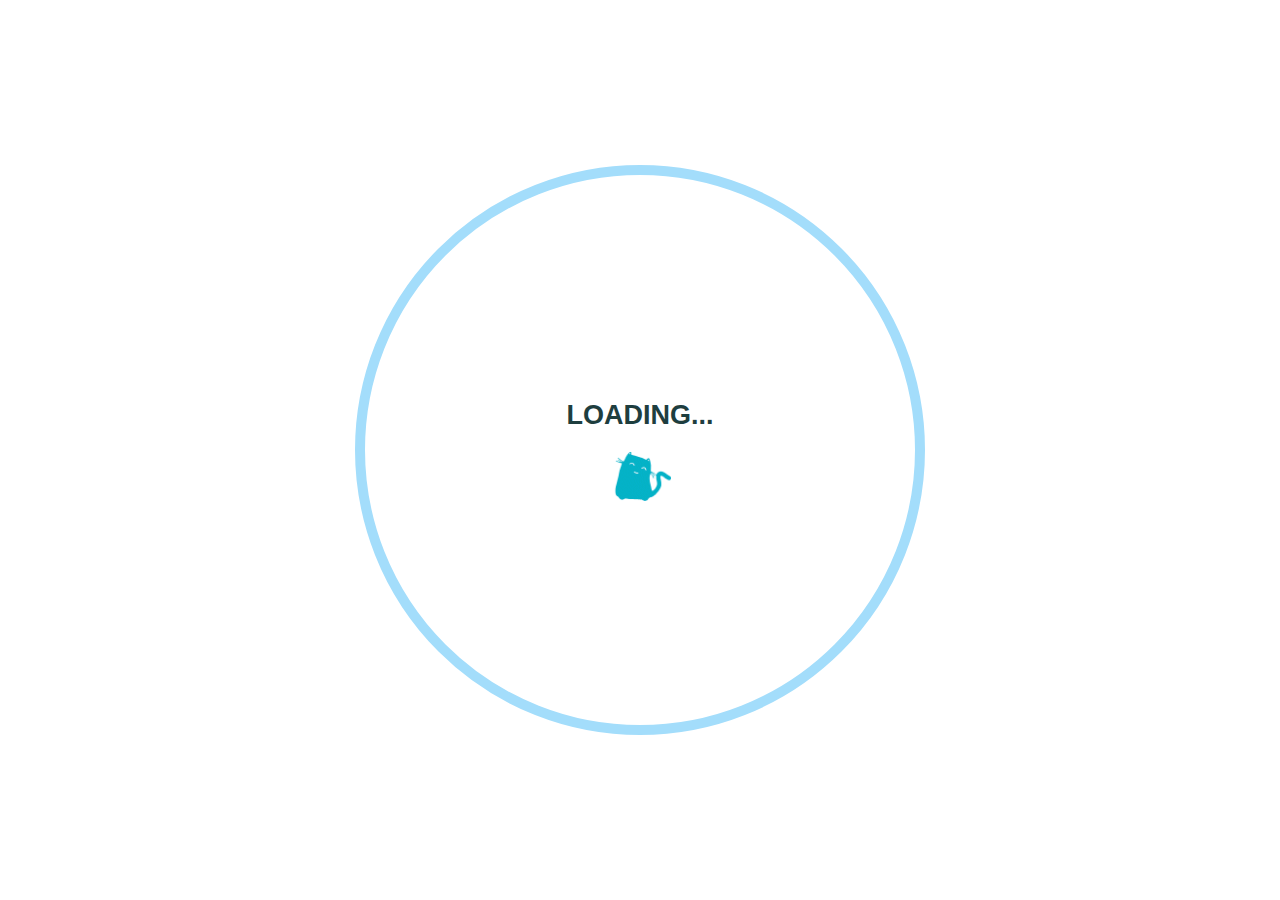
<file: archives/2025/index.html>
<!DOCTYPE html>
<html lang="zh">
<head>
    <meta charset="utf-8" />
    <title>Archives | Luoのblog</title>
    <meta name="author" content="Luo-36" />
    <meta name="description" content="" />
    <meta name="keywords" content="" />
    <meta
        name="viewport"
        content="width=device-width, initial-scale=1.0, maximum-scale=1.0, user-scalable=0"
    />
    <link rel="icon" href="/images/avatar.jpg" />
    <link rel="preconnect" href="https://s4.zstatic.net" />
<script src="https://s4.zstatic.net/ajax/libs/vue/3.3.7/vue.global.prod.min.js"></script>
<link rel="stylesheet" href="https://s4.zstatic.net/ajax/libs/font-awesome/6.4.2/css/all.min.css" />
<link rel="preconnect" href="https://fonts.googleapis.cn" />
<link rel="preconnect" href="https://fonts.gstatic.cn" crossorigin />
<link
    rel="stylesheet"
    href="https://fonts.googleapis.cn/css2?family=Fira+Code:wght@400;500;600;700&family=Lexend:wght@400;500;600;700;800;900&family=Noto+Sans+SC:wght@400;500;600;700;800;900&display=swap"
/>
<script> const mixins = {}; </script>

<script src="https://polyfill.alicdn.com/v3/polyfill.min.js?features=default"></script>



<script src="https://s4.zstatic.net/ajax/libs/KaTeX/0.16.9/katex.min.js"></script>
<script src="https://s4.zstatic.net/ajax/libs/KaTeX/0.16.9/contrib/auto-render.min.js"></script>
<link rel="stylesheet" href="https://s4.zstatic.net/ajax/libs/KaTeX/0.16.9/katex.min.css" />
<script src="/js/lib/math.js"></script>


<script src="/js/lib/preview.js"></script>



<script src="/js/lib/search.js"></script>



<link rel="stylesheet" href="/css/main.css" />

<meta name="generator" content="Hexo 8.1.1"></head>
<body>
    <div id="layout">
        <transition name="fade">
            <div id="loading" v-show="loading">
                <div id="loading-circle">
                    <h2>LOADING...</h2>
                    <!-- <p>加载过慢请开启缓存 浏览器默认开启</p> -->
                    <img src="/images/loading.gif" />
                </div>
            </div>
        </transition>
        <div id="menu" :class="{ hidden: hiddenMenu, 'menu-color': menuColor}">
    <nav id="desktop-menu">
        <a class="title" href="/">
            <span>LUOのBLOG</span>
        </a>
        
        <a href="/">
            <i class="fa-solid fa-house fa-fw"></i>
            <span>&ensp;Home</span>
        </a>
        
        <a href="/about">
            <i class="fa-solid fa-id-card fa-fw"></i>
            <span>&ensp;About</span>
        </a>
        
        <a href="/archives">
            <i class="fa-solid fa-box-archive fa-fw"></i>
            <span>&ensp;Archives</span>
        </a>
        
        <a href="/categories">
            <i class="fa-solid fa-bookmark fa-fw"></i>
            <span>&ensp;Categories</span>
        </a>
        
        <a href="/tags">
            <i class="fa-solid fa-tags fa-fw"></i>
            <span>&ensp;Tags</span>
        </a>
        
    </nav>
    <nav id="mobile-menu">
        <div class="title" @click="showMenuItems = !showMenuItems">
            <i class="fa-solid fa-bars fa-fw"></i>
            <span>&emsp;LUOのBLOG</span>
        </div>
        <transition name="slide">
            <div class="items" v-show="showMenuItems">
                
                <a href="/">
                    <div class="item">
                        <div style="min-width: 20px; max-width: 50px; width: 10%">
                            <i class="fa-solid fa-house fa-fw"></i>
                        </div>
                        <div style="min-width: 100px; max-width: 150%; width: 20%">Home</div>
                    </div>
                </a>
                
                <a href="/about">
                    <div class="item">
                        <div style="min-width: 20px; max-width: 50px; width: 10%">
                            <i class="fa-solid fa-id-card fa-fw"></i>
                        </div>
                        <div style="min-width: 100px; max-width: 150%; width: 20%">About</div>
                    </div>
                </a>
                
                <a href="/archives">
                    <div class="item">
                        <div style="min-width: 20px; max-width: 50px; width: 10%">
                            <i class="fa-solid fa-box-archive fa-fw"></i>
                        </div>
                        <div style="min-width: 100px; max-width: 150%; width: 20%">Archives</div>
                    </div>
                </a>
                
                <a href="/categories">
                    <div class="item">
                        <div style="min-width: 20px; max-width: 50px; width: 10%">
                            <i class="fa-solid fa-bookmark fa-fw"></i>
                        </div>
                        <div style="min-width: 100px; max-width: 150%; width: 20%">Categories</div>
                    </div>
                </a>
                
                <a href="/tags">
                    <div class="item">
                        <div style="min-width: 20px; max-width: 50px; width: 10%">
                            <i class="fa-solid fa-tags fa-fw"></i>
                        </div>
                        <div style="min-width: 100px; max-width: 150%; width: 20%">Tags</div>
                    </div>
                </a>
                
            </div>
        </transition>
    </nav>
</div>
<transition name="fade">
    <div id="menu-curtain" @click="showMenuItems = !showMenuItems" v-show="showMenuItems"></div>
</transition>

        <div id="main" :class="loading ? 'into-enter-from': 'into-enter-active'">
            
<div id="archives">
    
    <input id="search-bar" class="input" placeholder="搜索" v-model="rawSearch" />
    
    <div id="timeline-wrap" ref="timeline">
        
        <div class="timeline" data-title="梦开始的地方">
            <div class="timeline-tail"></div>
            <div class="timeline-content">
                <div class="item-time">2025/12/10</div>
                <a href="/2025/12/10/%E6%A2%A6%E5%BC%80%E5%A7%8B%E7%9A%84%E5%9C%B0%E6%96%B9/">
                    <h3>梦开始的地方</h3>
                </a>
                <div class="info">
                    
                    <span class="category">
                        <a href="/categories/%E7%AC%94%E8%AE%B0/">
                            <span class="icon">
                                <i class="fa-solid fa-bookmark fa-fw"></i>
                            </span>
                            笔记
                        </a>
                    </span>
                    
                    
                    <span class="tags">
                        <span class="icon">
                            <i class="fa-solid fa-tags fa-fw"></i>
                        </span>
                        
                        
                        <span class="tag">
                            
                            <a href="/tags/Markdown/" style="color: #ff7d73">
                                Markdown
                            </a>
                        </span>
                        
                    </span>
                    
                </div>
            </div>
        </div>
        
        <div class="timeline" data-title="emmet">
            <div class="timeline-tail"></div>
            <div class="timeline-content">
                <div class="item-time">2025/12/18</div>
                <a href="/2025/12/18/Emmet/">
                    <h3>Emmet</h3>
                </a>
                <div class="info">
                    
                    
                    <span class="tags">
                        <span class="icon">
                            <i class="fa-solid fa-tags fa-fw"></i>
                        </span>
                        
                        
                        <span class="tag">
                            
                            <a href="/tags/skill/" style="color: #00bcd4">
                                skill
                            </a>
                        </span>
                        
                    </span>
                    
                </div>
            </div>
        </div>
        
    </div>
</div>

            <footer id="footer">
    <div id="footer-wrap">
        <div>
            &copy;
            2025 - 2025 Luoのblog
            <span id="footer-icon">
                <i class="fa-solid fa-font-awesome fa-fw"></i>
            </span>
            &commat;Luo-36
        </div>
        <div>
            Based on the <a target="_blank" rel="noopener" href="https://hexo.io">Hexo Engine</a> &amp;
            <a target="_blank" rel="noopener" href="https://github.com/theme-particlex/hexo-theme-particlex">ParticleX Theme</a>
        </div>
        
    </div>
</footer>

        </div>
        
        <transition name="fade">
            <div id="preview" ref="preview" v-show="previewShow">
                <img id="preview-content" ref="previewContent" />
            </div>
        </transition>
        
    </div>
    <script src="/js/main.js"></script>
    
</body>
</html>
</file>
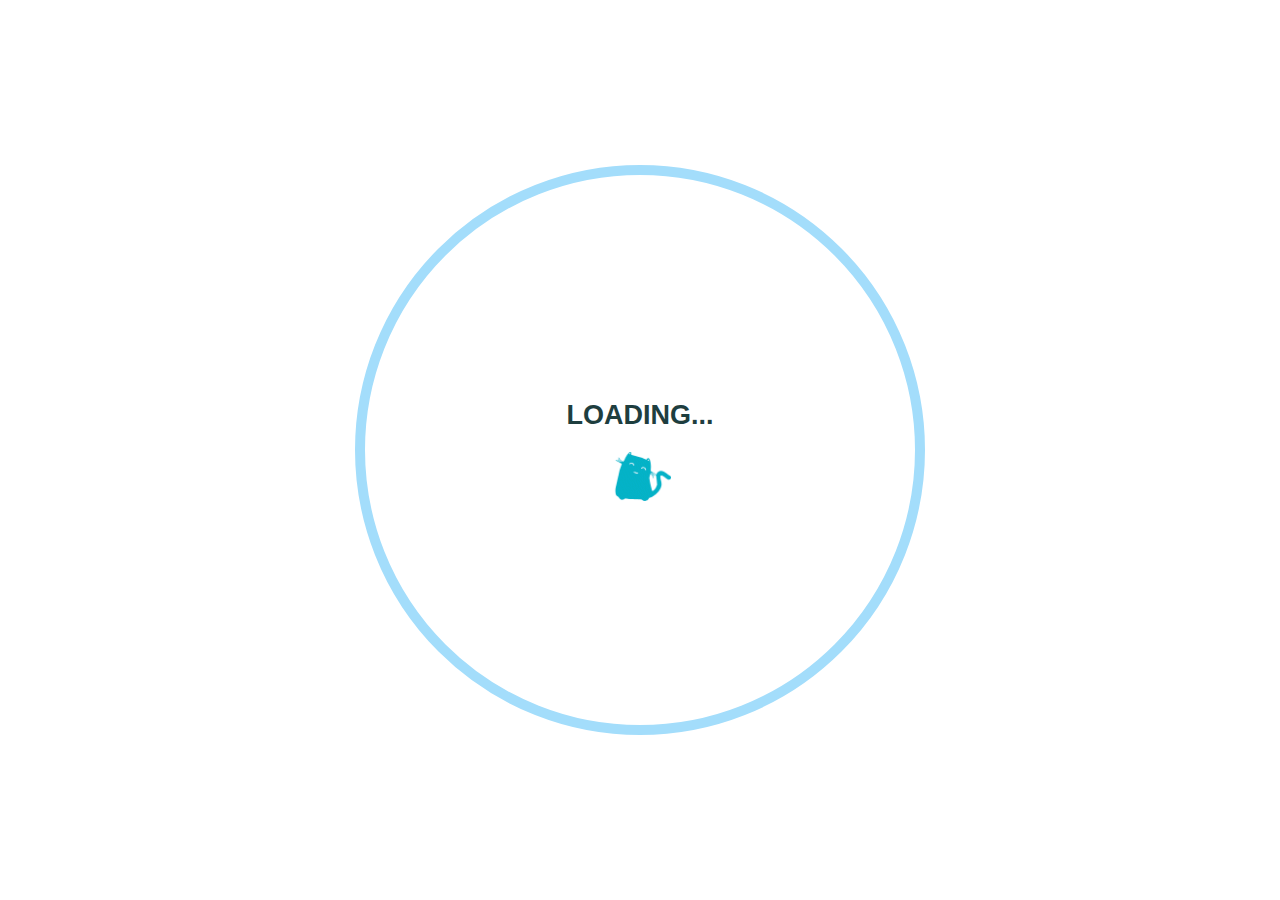
<file: categories/笔记/index.html>
<!DOCTYPE html>
<html lang="zh">
<head>
    <meta charset="utf-8" />
    <title>Categories: 笔记 | Luoのblog</title>
    <meta name="author" content="Luo-36" />
    <meta name="description" content="" />
    <meta name="keywords" content="" />
    <meta
        name="viewport"
        content="width=device-width, initial-scale=1.0, maximum-scale=1.0, user-scalable=0"
    />
    <link rel="icon" href="/images/avatar.jpg" />
    <link rel="preconnect" href="https://s4.zstatic.net" />
<script src="https://s4.zstatic.net/ajax/libs/vue/3.3.7/vue.global.prod.min.js"></script>
<link rel="stylesheet" href="https://s4.zstatic.net/ajax/libs/font-awesome/6.4.2/css/all.min.css" />
<link rel="preconnect" href="https://fonts.googleapis.cn" />
<link rel="preconnect" href="https://fonts.gstatic.cn" crossorigin />
<link
    rel="stylesheet"
    href="https://fonts.googleapis.cn/css2?family=Fira+Code:wght@400;500;600;700&family=Lexend:wght@400;500;600;700;800;900&family=Noto+Sans+SC:wght@400;500;600;700;800;900&display=swap"
/>
<script> const mixins = {}; </script>

<script src="https://polyfill.alicdn.com/v3/polyfill.min.js?features=default"></script>



<script src="https://s4.zstatic.net/ajax/libs/KaTeX/0.16.9/katex.min.js"></script>
<script src="https://s4.zstatic.net/ajax/libs/KaTeX/0.16.9/contrib/auto-render.min.js"></script>
<link rel="stylesheet" href="https://s4.zstatic.net/ajax/libs/KaTeX/0.16.9/katex.min.css" />
<script src="/js/lib/math.js"></script>


<script src="/js/lib/preview.js"></script>





<link rel="stylesheet" href="/css/main.css" />

<meta name="generator" content="Hexo 8.1.1"></head>
<body>
    <div id="layout">
        <transition name="fade">
            <div id="loading" v-show="loading">
                <div id="loading-circle">
                    <h2>LOADING...</h2>
                    <!-- <p>加载过慢请开启缓存 浏览器默认开启</p> -->
                    <img src="/images/loading.gif" />
                </div>
            </div>
        </transition>
        <div id="menu" :class="{ hidden: hiddenMenu, 'menu-color': menuColor}">
    <nav id="desktop-menu">
        <a class="title" href="/">
            <span>LUOのBLOG</span>
        </a>
        
        <a href="/">
            <i class="fa-solid fa-house fa-fw"></i>
            <span>&ensp;Home</span>
        </a>
        
        <a href="/about">
            <i class="fa-solid fa-id-card fa-fw"></i>
            <span>&ensp;About</span>
        </a>
        
        <a href="/archives">
            <i class="fa-solid fa-box-archive fa-fw"></i>
            <span>&ensp;Archives</span>
        </a>
        
        <a href="/categories">
            <i class="fa-solid fa-bookmark fa-fw"></i>
            <span>&ensp;Categories</span>
        </a>
        
        <a href="/tags">
            <i class="fa-solid fa-tags fa-fw"></i>
            <span>&ensp;Tags</span>
        </a>
        
    </nav>
    <nav id="mobile-menu">
        <div class="title" @click="showMenuItems = !showMenuItems">
            <i class="fa-solid fa-bars fa-fw"></i>
            <span>&emsp;LUOのBLOG</span>
        </div>
        <transition name="slide">
            <div class="items" v-show="showMenuItems">
                
                <a href="/">
                    <div class="item">
                        <div style="min-width: 20px; max-width: 50px; width: 10%">
                            <i class="fa-solid fa-house fa-fw"></i>
                        </div>
                        <div style="min-width: 100px; max-width: 150%; width: 20%">Home</div>
                    </div>
                </a>
                
                <a href="/about">
                    <div class="item">
                        <div style="min-width: 20px; max-width: 50px; width: 10%">
                            <i class="fa-solid fa-id-card fa-fw"></i>
                        </div>
                        <div style="min-width: 100px; max-width: 150%; width: 20%">About</div>
                    </div>
                </a>
                
                <a href="/archives">
                    <div class="item">
                        <div style="min-width: 20px; max-width: 50px; width: 10%">
                            <i class="fa-solid fa-box-archive fa-fw"></i>
                        </div>
                        <div style="min-width: 100px; max-width: 150%; width: 20%">Archives</div>
                    </div>
                </a>
                
                <a href="/categories">
                    <div class="item">
                        <div style="min-width: 20px; max-width: 50px; width: 10%">
                            <i class="fa-solid fa-bookmark fa-fw"></i>
                        </div>
                        <div style="min-width: 100px; max-width: 150%; width: 20%">Categories</div>
                    </div>
                </a>
                
                <a href="/tags">
                    <div class="item">
                        <div style="min-width: 20px; max-width: 50px; width: 10%">
                            <i class="fa-solid fa-tags fa-fw"></i>
                        </div>
                        <div style="min-width: 100px; max-width: 150%; width: 20%">Tags</div>
                    </div>
                </a>
                
            </div>
        </transition>
    </nav>
</div>
<transition name="fade">
    <div id="menu-curtain" @click="showMenuItems = !showMenuItems" v-show="showMenuItems"></div>
</transition>

        <div id="main" :class="loading ? 'into-enter-from': 'into-enter-active'">
            <div id="archives">
    
    <div class="categories-tags">
        
        
        
        <span>
            <a href="/categories/%E7%AC%94%E8%AE%B0/" style="background: linear-gradient(120deg, #9abbf7 0%, #ffbbf4 100%)">
                <span class="icon">
                    <i class="fa-solid fa-bookmark fa-fw"></i>
                </span>
                笔记
            </a>
        </span>
        
        
        
        
    </div>
    
    <div class="timeline">
        <div class="timeline-tail"></div>
        <div class="timeline-content">
            <div class="item-time">2025/12/10</div>
            <a href="/2025/12/10/%E6%A2%A6%E5%BC%80%E5%A7%8B%E7%9A%84%E5%9C%B0%E6%96%B9/">
                <h3>梦开始的地方</h3>
            </a>
            <div class="info">
                
                <span class="category">
                    <a href="/categories/%E7%AC%94%E8%AE%B0/">
                        <span class="icon">
                            <i class="fa-solid fa-bookmark fa-fw"></i>
                        </span>
                        笔记
                    </a>
                </span>
                
                
                <span class="tags">
                    <span class="icon">
                        <i class="fa-solid fa-tags fa-fw"></i>
                    </span>
                    
                    
                    <span class="tag">
                        
                        <a href="/tags/Markdown/" style="color: #ffa2c4">
                            Markdown
                        </a>
                    </span>
                    
                </span>
                
            </div>
        </div>
    </div>
    
</div>

            <footer id="footer">
    <div id="footer-wrap">
        <div>
            &copy;
            2025 - 2025 Luoのblog
            <span id="footer-icon">
                <i class="fa-solid fa-font-awesome fa-fw"></i>
            </span>
            &commat;Luo-36
        </div>
        <div>
            Based on the <a target="_blank" rel="noopener" href="https://hexo.io">Hexo Engine</a> &amp;
            <a target="_blank" rel="noopener" href="https://github.com/theme-particlex/hexo-theme-particlex">ParticleX Theme</a>
        </div>
        
    </div>
</footer>

        </div>
        
        <transition name="fade">
            <div id="preview" ref="preview" v-show="previewShow">
                <img id="preview-content" ref="previewContent" />
            </div>
        </transition>
        
    </div>
    <script src="/js/main.js"></script>
    
</body>
</html>
</file>
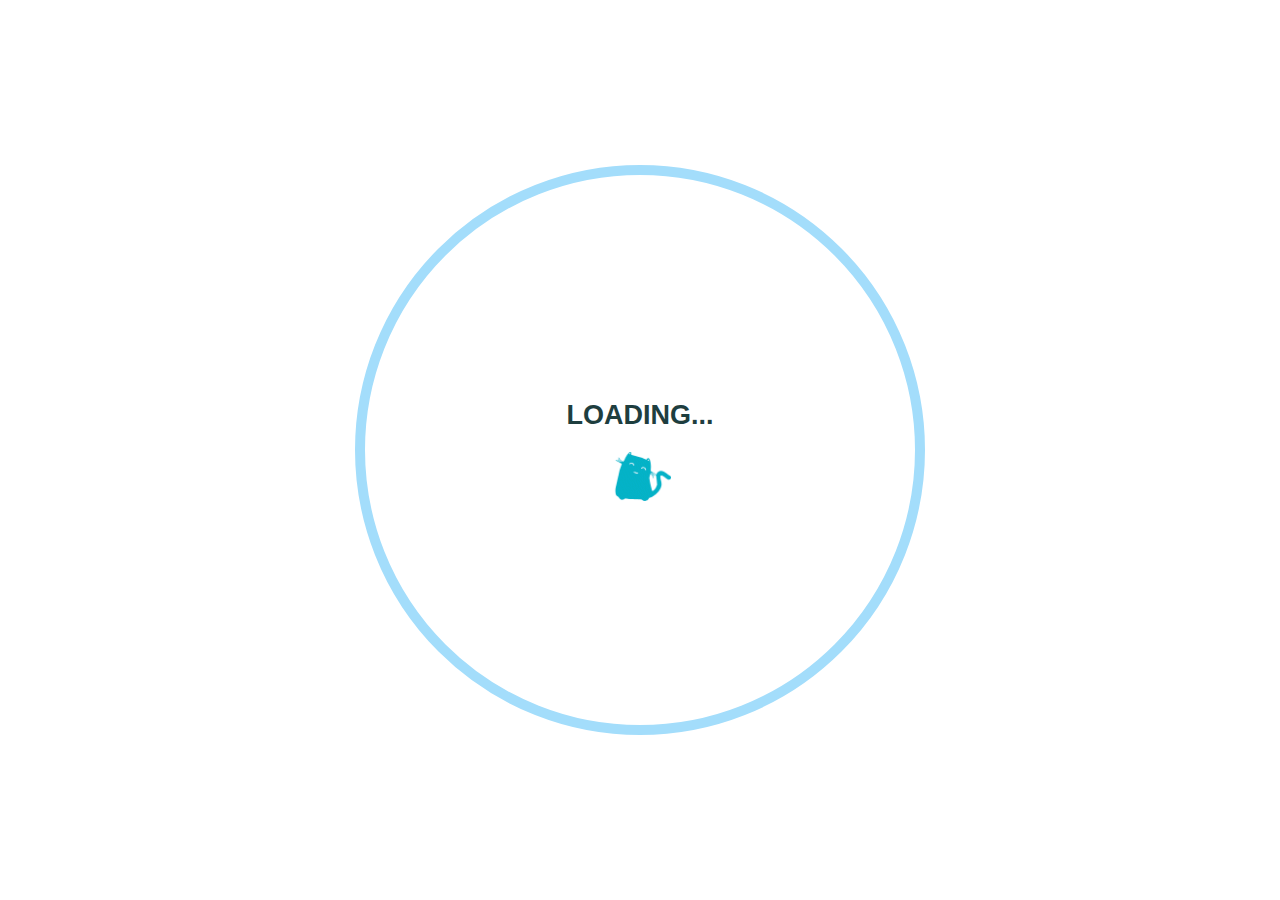
<file: tags/Markdown/index.html>
<!DOCTYPE html>
<html lang="zh">
<head>
    <meta charset="utf-8" />
    <title>Tags: Markdown | Luoのblog</title>
    <meta name="author" content="Luo-36" />
    <meta name="description" content="" />
    <meta name="keywords" content="" />
    <meta
        name="viewport"
        content="width=device-width, initial-scale=1.0, maximum-scale=1.0, user-scalable=0"
    />
    <link rel="icon" href="/images/avatar.jpg" />
    <link rel="preconnect" href="https://s4.zstatic.net" />
<script src="https://s4.zstatic.net/ajax/libs/vue/3.3.7/vue.global.prod.min.js"></script>
<link rel="stylesheet" href="https://s4.zstatic.net/ajax/libs/font-awesome/6.4.2/css/all.min.css" />
<link rel="preconnect" href="https://fonts.googleapis.cn" />
<link rel="preconnect" href="https://fonts.gstatic.cn" crossorigin />
<link
    rel="stylesheet"
    href="https://fonts.googleapis.cn/css2?family=Fira+Code:wght@400;500;600;700&family=Lexend:wght@400;500;600;700;800;900&family=Noto+Sans+SC:wght@400;500;600;700;800;900&display=swap"
/>
<script> const mixins = {}; </script>

<script src="https://polyfill.alicdn.com/v3/polyfill.min.js?features=default"></script>



<script src="https://s4.zstatic.net/ajax/libs/KaTeX/0.16.9/katex.min.js"></script>
<script src="https://s4.zstatic.net/ajax/libs/KaTeX/0.16.9/contrib/auto-render.min.js"></script>
<link rel="stylesheet" href="https://s4.zstatic.net/ajax/libs/KaTeX/0.16.9/katex.min.css" />
<script src="/js/lib/math.js"></script>


<script src="/js/lib/preview.js"></script>





<link rel="stylesheet" href="/css/main.css" />

<meta name="generator" content="Hexo 8.1.1"></head>
<body>
    <div id="layout">
        <transition name="fade">
            <div id="loading" v-show="loading">
                <div id="loading-circle">
                    <h2>LOADING...</h2>
                    <!-- <p>加载过慢请开启缓存 浏览器默认开启</p> -->
                    <img src="/images/loading.gif" />
                </div>
            </div>
        </transition>
        <div id="menu" :class="{ hidden: hiddenMenu, 'menu-color': menuColor}">
    <nav id="desktop-menu">
        <a class="title" href="/">
            <span>LUOのBLOG</span>
        </a>
        
        <a href="/">
            <i class="fa-solid fa-house fa-fw"></i>
            <span>&ensp;Home</span>
        </a>
        
        <a href="/about">
            <i class="fa-solid fa-id-card fa-fw"></i>
            <span>&ensp;About</span>
        </a>
        
        <a href="/archives">
            <i class="fa-solid fa-box-archive fa-fw"></i>
            <span>&ensp;Archives</span>
        </a>
        
        <a href="/categories">
            <i class="fa-solid fa-bookmark fa-fw"></i>
            <span>&ensp;Categories</span>
        </a>
        
        <a href="/tags">
            <i class="fa-solid fa-tags fa-fw"></i>
            <span>&ensp;Tags</span>
        </a>
        
    </nav>
    <nav id="mobile-menu">
        <div class="title" @click="showMenuItems = !showMenuItems">
            <i class="fa-solid fa-bars fa-fw"></i>
            <span>&emsp;LUOのBLOG</span>
        </div>
        <transition name="slide">
            <div class="items" v-show="showMenuItems">
                
                <a href="/">
                    <div class="item">
                        <div style="min-width: 20px; max-width: 50px; width: 10%">
                            <i class="fa-solid fa-house fa-fw"></i>
                        </div>
                        <div style="min-width: 100px; max-width: 150%; width: 20%">Home</div>
                    </div>
                </a>
                
                <a href="/about">
                    <div class="item">
                        <div style="min-width: 20px; max-width: 50px; width: 10%">
                            <i class="fa-solid fa-id-card fa-fw"></i>
                        </div>
                        <div style="min-width: 100px; max-width: 150%; width: 20%">About</div>
                    </div>
                </a>
                
                <a href="/archives">
                    <div class="item">
                        <div style="min-width: 20px; max-width: 50px; width: 10%">
                            <i class="fa-solid fa-box-archive fa-fw"></i>
                        </div>
                        <div style="min-width: 100px; max-width: 150%; width: 20%">Archives</div>
                    </div>
                </a>
                
                <a href="/categories">
                    <div class="item">
                        <div style="min-width: 20px; max-width: 50px; width: 10%">
                            <i class="fa-solid fa-bookmark fa-fw"></i>
                        </div>
                        <div style="min-width: 100px; max-width: 150%; width: 20%">Categories</div>
                    </div>
                </a>
                
                <a href="/tags">
                    <div class="item">
                        <div style="min-width: 20px; max-width: 50px; width: 10%">
                            <i class="fa-solid fa-tags fa-fw"></i>
                        </div>
                        <div style="min-width: 100px; max-width: 150%; width: 20%">Tags</div>
                    </div>
                </a>
                
            </div>
        </transition>
    </nav>
</div>
<transition name="fade">
    <div id="menu-curtain" @click="showMenuItems = !showMenuItems" v-show="showMenuItems"></div>
</transition>

        <div id="main" :class="loading ? 'into-enter-from': 'into-enter-active'">
            <div id="archives">
    
    <div class="categories-tags">
        
        
        
        <span>
            <a href="/tags/skill/" style="background: #03a9f4">
                <span class="icon">
                    <i class="fa-solid fa-tags fa-fw"></i>
                </span>
                skill
            </a>
        </span>
        
        
        
        <span>
            <a href="/tags/Markdown/" style="background: linear-gradient(120deg, #9abbf7 0%, #ffbbf4 100%)">
                <span class="icon">
                    <i class="fa-solid fa-tags fa-fw"></i>
                </span>
                Markdown
            </a>
        </span>
        
        
        
        
    </div>
    
    <div class="timeline">
        <div class="timeline-tail"></div>
        <div class="timeline-content">
            <div class="item-time">2025/12/10</div>
            <a href="/2025/12/10/%E6%A2%A6%E5%BC%80%E5%A7%8B%E7%9A%84%E5%9C%B0%E6%96%B9/">
                <h3>梦开始的地方</h3>
            </a>
            <div class="info">
                
                <span class="category">
                    <a href="/categories/%E7%AC%94%E8%AE%B0/">
                        <span class="icon">
                            <i class="fa-solid fa-bookmark fa-fw"></i>
                        </span>
                        笔记
                    </a>
                </span>
                
                
                <span class="tags">
                    <span class="icon">
                        <i class="fa-solid fa-tags fa-fw"></i>
                    </span>
                    
                    
                    <span class="tag">
                        
                        <a href="/tags/Markdown/" style="color: #ff7d73">
                            Markdown
                        </a>
                    </span>
                    
                </span>
                
            </div>
        </div>
    </div>
    
</div>

            <footer id="footer">
    <div id="footer-wrap">
        <div>
            &copy;
            2025 - 2025 Luoのblog
            <span id="footer-icon">
                <i class="fa-solid fa-font-awesome fa-fw"></i>
            </span>
            &commat;Luo-36
        </div>
        <div>
            Based on the <a target="_blank" rel="noopener" href="https://hexo.io">Hexo Engine</a> &amp;
            <a target="_blank" rel="noopener" href="https://github.com/theme-particlex/hexo-theme-particlex">ParticleX Theme</a>
        </div>
        
    </div>
</footer>

        </div>
        
        <transition name="fade">
            <div id="preview" ref="preview" v-show="previewShow">
                <img id="preview-content" ref="previewContent" />
            </div>
        </transition>
        
    </div>
    <script src="/js/main.js"></script>
    
</body>
</html>
</file>
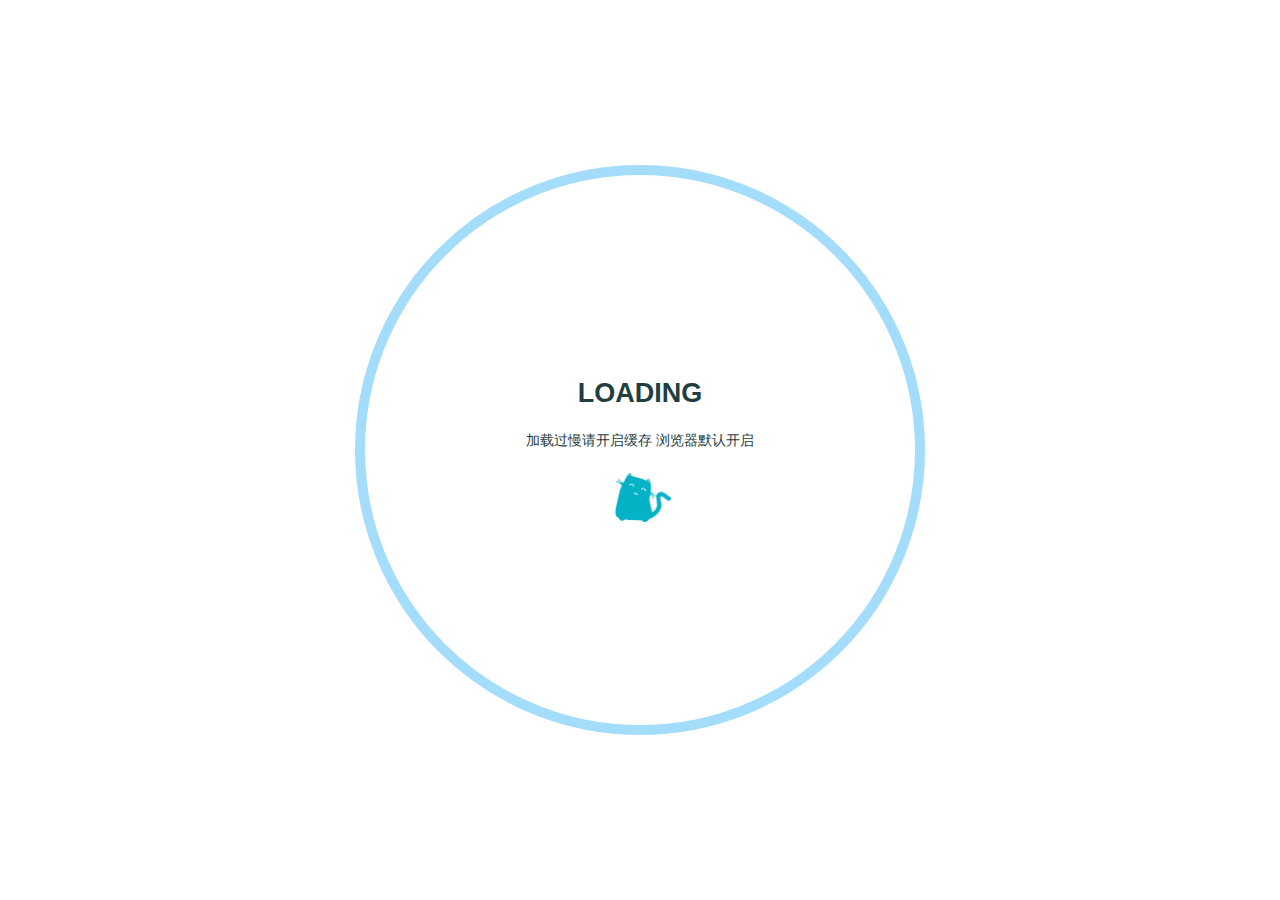
<file: tags/others/index.html>
<!DOCTYPE html>
<html lang="zh">
<head>
    <meta charset="utf-8" />
    <title>Tags: others | Luoのblog</title>
    <meta name="author" content="Luo-36" />
    <meta name="description" content="" />
    <meta name="keywords" content="" />
    <meta
        name="viewport"
        content="width=device-width, initial-scale=1.0, maximum-scale=1.0, user-scalable=0"
    />
    <link rel="icon" href="/images/avatar.jpg" />
    <link rel="preconnect" href="https://s4.zstatic.net" />
<script src="https://s4.zstatic.net/ajax/libs/vue/3.3.7/vue.global.prod.min.js"></script>
<link rel="stylesheet" href="https://s4.zstatic.net/ajax/libs/font-awesome/6.4.2/css/all.min.css" />
<link rel="preconnect" href="https://fonts.googleapis.cn" />
<link rel="preconnect" href="https://fonts.gstatic.cn" crossorigin />
<link
    rel="stylesheet"
    href="https://fonts.googleapis.cn/css2?family=Fira+Code:wght@400;500;600;700&family=Lexend:wght@400;500;600;700;800;900&family=Noto+Sans+SC:wght@400;500;600;700;800;900&display=swap"
/>
<script> const mixins = {}; </script>

<script src="https://polyfill.alicdn.com/v3/polyfill.min.js?features=default"></script>


<script src="https://s4.zstatic.net/ajax/libs/highlight.js/11.9.0/highlight.min.js"></script>
<script src="https://s4.zstatic.net/ajax/libs/highlightjs-line-numbers.js/2.8.0/highlightjs-line-numbers.min.js"></script>
<link
    rel="stylesheet"
    href="https://s4.zstatic.net/ajax/libs/highlight.js/11.9.0/styles/github.min.css"
/>
<script src="/js/lib/highlight.js"></script>



<script src="/js/lib/preview.js"></script>





<link rel="stylesheet" href="/css/main.css" />

<meta name="generator" content="Hexo 8.1.1"></head>
<body>
    <div id="layout">
        <transition name="fade">
            <div id="loading" v-show="loading">
                <div id="loading-circle">
                    <h2>LOADING</h2>
                    <p>加载过慢请开启缓存 浏览器默认开启</p>
                    <img src="/images/loading.gif" />
                </div>
            </div>
        </transition>
        <div id="menu" :class="{ hidden: hiddenMenu, 'menu-color': menuColor}">
    <nav id="desktop-menu">
        <a class="title" href="/">
            <span>LUOのBLOG</span>
        </a>
        
        <a href="/">
            <i class="fa-solid fa-house fa-fw"></i>
            <span>&ensp;Home</span>
        </a>
        
        <a href="/about">
            <i class="fa-solid fa-id-card fa-fw"></i>
            <span>&ensp;About</span>
        </a>
        
        <a href="/archives">
            <i class="fa-solid fa-box-archive fa-fw"></i>
            <span>&ensp;Archives</span>
        </a>
        
        <a href="/categories">
            <i class="fa-solid fa-bookmark fa-fw"></i>
            <span>&ensp;Categories</span>
        </a>
        
        <a href="/tags">
            <i class="fa-solid fa-tags fa-fw"></i>
            <span>&ensp;Tags</span>
        </a>
        
    </nav>
    <nav id="mobile-menu">
        <div class="title" @click="showMenuItems = !showMenuItems">
            <i class="fa-solid fa-bars fa-fw"></i>
            <span>&emsp;LUOのBLOG</span>
        </div>
        <transition name="slide">
            <div class="items" v-show="showMenuItems">
                
                <a href="/">
                    <div class="item">
                        <div style="min-width: 20px; max-width: 50px; width: 10%">
                            <i class="fa-solid fa-house fa-fw"></i>
                        </div>
                        <div style="min-width: 100px; max-width: 150%; width: 20%">Home</div>
                    </div>
                </a>
                
                <a href="/about">
                    <div class="item">
                        <div style="min-width: 20px; max-width: 50px; width: 10%">
                            <i class="fa-solid fa-id-card fa-fw"></i>
                        </div>
                        <div style="min-width: 100px; max-width: 150%; width: 20%">About</div>
                    </div>
                </a>
                
                <a href="/archives">
                    <div class="item">
                        <div style="min-width: 20px; max-width: 50px; width: 10%">
                            <i class="fa-solid fa-box-archive fa-fw"></i>
                        </div>
                        <div style="min-width: 100px; max-width: 150%; width: 20%">Archives</div>
                    </div>
                </a>
                
                <a href="/categories">
                    <div class="item">
                        <div style="min-width: 20px; max-width: 50px; width: 10%">
                            <i class="fa-solid fa-bookmark fa-fw"></i>
                        </div>
                        <div style="min-width: 100px; max-width: 150%; width: 20%">Categories</div>
                    </div>
                </a>
                
                <a href="/tags">
                    <div class="item">
                        <div style="min-width: 20px; max-width: 50px; width: 10%">
                            <i class="fa-solid fa-tags fa-fw"></i>
                        </div>
                        <div style="min-width: 100px; max-width: 150%; width: 20%">Tags</div>
                    </div>
                </a>
                
            </div>
        </transition>
    </nav>
</div>
<transition name="fade">
    <div id="menu-curtain" @click="showMenuItems = !showMenuItems" v-show="showMenuItems"></div>
</transition>

        <div id="main" :class="loading ? 'into-enter-from': 'into-enter-active'">
            <div id="archives">
    
    <div class="categories-tags">
        
        
        
        <span>
            <a href="/tags/others/" style="background: linear-gradient(120deg, #9abbf7 0%, #ffbbf4 100%)">
                <span class="icon">
                    <i class="fa-solid fa-tags fa-fw"></i>
                </span>
                others
            </a>
        </span>
        
        
        
        
    </div>
    
    <div class="timeline">
        <div class="timeline-tail"></div>
        <div class="timeline-content">
            <div class="item-time">2025/12/10</div>
            <a href="/2025/12/10/%E6%A2%A6%E5%BC%80%E5%A7%8B%E7%9A%84%E5%9C%B0%E6%96%B9/">
                <h3>梦开始的地方</h3>
            </a>
            <div class="info">
                
                
                <span class="tags">
                    <span class="icon">
                        <i class="fa-solid fa-tags fa-fw"></i>
                    </span>
                    
                    
                    <span class="tag">
                        
                        <a href="/tags/others/" style="color: #03a9f4">
                            others
                        </a>
                    </span>
                    
                </span>
                
            </div>
        </div>
    </div>
    
</div>

            <footer id="footer">
    <div id="footer-wrap">
        <div>
            &copy;
            2022 - 2025 Luoのblog
            <span id="footer-icon">
                <i class="fa-solid fa-font-awesome fa-fw"></i>
            </span>
            &commat;Luo-36
        </div>
        <div>
            Based on the <a target="_blank" rel="noopener" href="https://hexo.io">Hexo Engine</a> &amp;
            <a target="_blank" rel="noopener" href="https://github.com/theme-particlex/hexo-theme-particlex">ParticleX Theme</a>
        </div>
        
    </div>
</footer>

        </div>
        
        <transition name="fade">
            <div id="preview" ref="preview" v-show="previewShow">
                <img id="preview-content" ref="previewContent" />
            </div>
        </transition>
        
    </div>
    <script src="/js/main.js"></script>
    
</body>
</html>
</file>
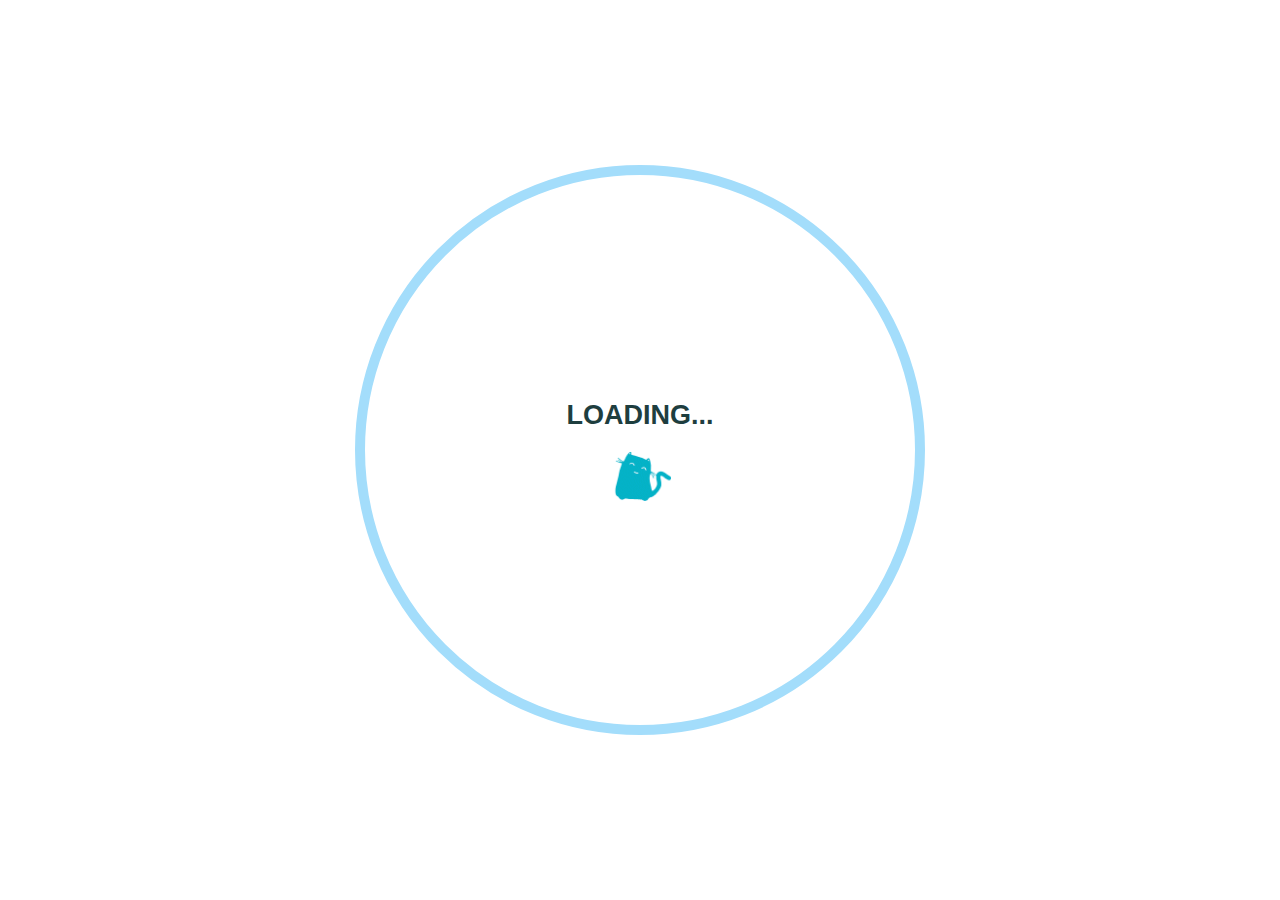
<file: tags/skill/index.html>
<!DOCTYPE html>
<html lang="zh">
<head>
    <meta charset="utf-8" />
    <title>Tags: skill | Luoのblog</title>
    <meta name="author" content="Luo-36" />
    <meta name="description" content="" />
    <meta name="keywords" content="" />
    <meta
        name="viewport"
        content="width=device-width, initial-scale=1.0, maximum-scale=1.0, user-scalable=0"
    />
    <link rel="icon" href="/images/avatar.jpg" />
    <link rel="preconnect" href="https://s4.zstatic.net" />
<script src="https://s4.zstatic.net/ajax/libs/vue/3.3.7/vue.global.prod.min.js"></script>
<link rel="stylesheet" href="https://s4.zstatic.net/ajax/libs/font-awesome/6.4.2/css/all.min.css" />
<link rel="preconnect" href="https://fonts.googleapis.cn" />
<link rel="preconnect" href="https://fonts.gstatic.cn" crossorigin />
<link
    rel="stylesheet"
    href="https://fonts.googleapis.cn/css2?family=Fira+Code:wght@400;500;600;700&family=Lexend:wght@400;500;600;700;800;900&family=Noto+Sans+SC:wght@400;500;600;700;800;900&display=swap"
/>
<script> const mixins = {}; </script>

<script src="https://polyfill.alicdn.com/v3/polyfill.min.js?features=default"></script>



<script src="https://s4.zstatic.net/ajax/libs/KaTeX/0.16.9/katex.min.js"></script>
<script src="https://s4.zstatic.net/ajax/libs/KaTeX/0.16.9/contrib/auto-render.min.js"></script>
<link rel="stylesheet" href="https://s4.zstatic.net/ajax/libs/KaTeX/0.16.9/katex.min.css" />
<script src="/js/lib/math.js"></script>


<script src="/js/lib/preview.js"></script>





<link rel="stylesheet" href="/css/main.css" />

<meta name="generator" content="Hexo 8.1.1"></head>
<body>
    <div id="layout">
        <transition name="fade">
            <div id="loading" v-show="loading">
                <div id="loading-circle">
                    <h2>LOADING...</h2>
                    <!-- <p>加载过慢请开启缓存 浏览器默认开启</p> -->
                    <img src="/images/loading.gif" />
                </div>
            </div>
        </transition>
        <div id="menu" :class="{ hidden: hiddenMenu, 'menu-color': menuColor}">
    <nav id="desktop-menu">
        <a class="title" href="/">
            <span>LUOのBLOG</span>
        </a>
        
        <a href="/">
            <i class="fa-solid fa-house fa-fw"></i>
            <span>&ensp;Home</span>
        </a>
        
        <a href="/about">
            <i class="fa-solid fa-id-card fa-fw"></i>
            <span>&ensp;About</span>
        </a>
        
        <a href="/archives">
            <i class="fa-solid fa-box-archive fa-fw"></i>
            <span>&ensp;Archives</span>
        </a>
        
        <a href="/categories">
            <i class="fa-solid fa-bookmark fa-fw"></i>
            <span>&ensp;Categories</span>
        </a>
        
        <a href="/tags">
            <i class="fa-solid fa-tags fa-fw"></i>
            <span>&ensp;Tags</span>
        </a>
        
    </nav>
    <nav id="mobile-menu">
        <div class="title" @click="showMenuItems = !showMenuItems">
            <i class="fa-solid fa-bars fa-fw"></i>
            <span>&emsp;LUOのBLOG</span>
        </div>
        <transition name="slide">
            <div class="items" v-show="showMenuItems">
                
                <a href="/">
                    <div class="item">
                        <div style="min-width: 20px; max-width: 50px; width: 10%">
                            <i class="fa-solid fa-house fa-fw"></i>
                        </div>
                        <div style="min-width: 100px; max-width: 150%; width: 20%">Home</div>
                    </div>
                </a>
                
                <a href="/about">
                    <div class="item">
                        <div style="min-width: 20px; max-width: 50px; width: 10%">
                            <i class="fa-solid fa-id-card fa-fw"></i>
                        </div>
                        <div style="min-width: 100px; max-width: 150%; width: 20%">About</div>
                    </div>
                </a>
                
                <a href="/archives">
                    <div class="item">
                        <div style="min-width: 20px; max-width: 50px; width: 10%">
                            <i class="fa-solid fa-box-archive fa-fw"></i>
                        </div>
                        <div style="min-width: 100px; max-width: 150%; width: 20%">Archives</div>
                    </div>
                </a>
                
                <a href="/categories">
                    <div class="item">
                        <div style="min-width: 20px; max-width: 50px; width: 10%">
                            <i class="fa-solid fa-bookmark fa-fw"></i>
                        </div>
                        <div style="min-width: 100px; max-width: 150%; width: 20%">Categories</div>
                    </div>
                </a>
                
                <a href="/tags">
                    <div class="item">
                        <div style="min-width: 20px; max-width: 50px; width: 10%">
                            <i class="fa-solid fa-tags fa-fw"></i>
                        </div>
                        <div style="min-width: 100px; max-width: 150%; width: 20%">Tags</div>
                    </div>
                </a>
                
            </div>
        </transition>
    </nav>
</div>
<transition name="fade">
    <div id="menu-curtain" @click="showMenuItems = !showMenuItems" v-show="showMenuItems"></div>
</transition>

        <div id="main" :class="loading ? 'into-enter-from': 'into-enter-active'">
            <div id="archives">
    
    <div class="categories-tags">
        
        
        
        <span>
            <a href="/tags/skill/" style="background: linear-gradient(120deg, #9abbf7 0%, #ffbbf4 100%)">
                <span class="icon">
                    <i class="fa-solid fa-tags fa-fw"></i>
                </span>
                skill
            </a>
        </span>
        
        
        
        
        
        <span>
            <a href="/tags/Markdown/" style="background: #00bcd4">
                <span class="icon">
                    <i class="fa-solid fa-tags fa-fw"></i>
                </span>
                Markdown
            </a>
        </span>
        
        
    </div>
    
    <div class="timeline">
        <div class="timeline-tail"></div>
        <div class="timeline-content">
            <div class="item-time">2025/12/18</div>
            <a href="/2025/12/18/Emmet/">
                <h3>Emmet</h3>
            </a>
            <div class="info">
                
                
                <span class="tags">
                    <span class="icon">
                        <i class="fa-solid fa-tags fa-fw"></i>
                    </span>
                    
                    
                    <span class="tag">
                        
                        <a href="/tags/skill/" style="color: #ffa2c4">
                            skill
                        </a>
                    </span>
                    
                </span>
                
            </div>
        </div>
    </div>
    
</div>

            <footer id="footer">
    <div id="footer-wrap">
        <div>
            &copy;
            2025 - 2025 Luoのblog
            <span id="footer-icon">
                <i class="fa-solid fa-font-awesome fa-fw"></i>
            </span>
            &commat;Luo-36
        </div>
        <div>
            Based on the <a target="_blank" rel="noopener" href="https://hexo.io">Hexo Engine</a> &amp;
            <a target="_blank" rel="noopener" href="https://github.com/theme-particlex/hexo-theme-particlex">ParticleX Theme</a>
        </div>
        
    </div>
</footer>

        </div>
        
        <transition name="fade">
            <div id="preview" ref="preview" v-show="previewShow">
                <img id="preview-content" ref="previewContent" />
            </div>
        </transition>
        
    </div>
    <script src="/js/main.js"></script>
    
</body>
</html>
</file>
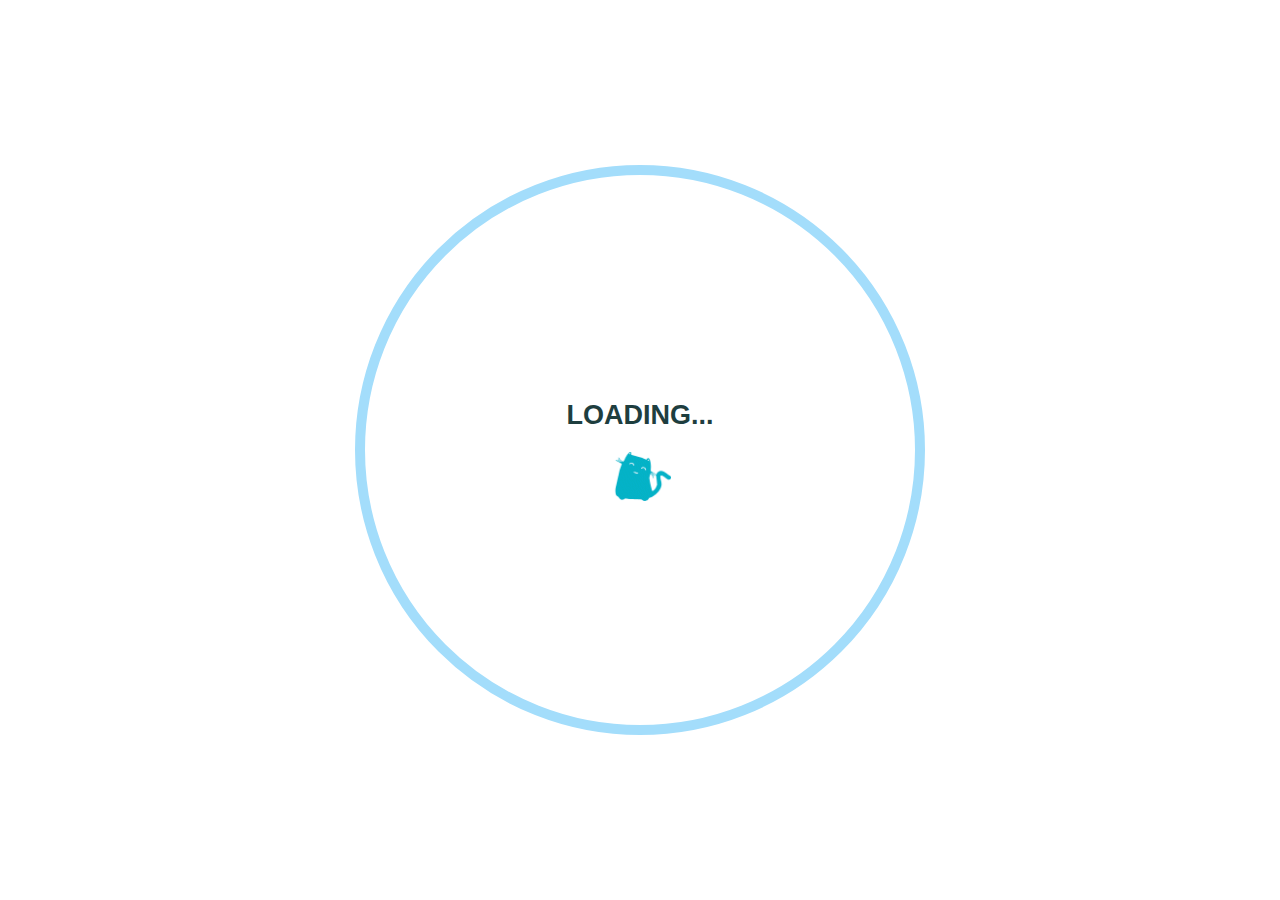
<file: archives/2025/12/index.html>
<!DOCTYPE html>
<html lang="zh">
<head>
    <meta charset="utf-8" />
    <title>Archives | Luoのblog</title>
    <meta name="author" content="Luo-36" />
    <meta name="description" content="" />
    <meta name="keywords" content="" />
    <meta
        name="viewport"
        content="width=device-width, initial-scale=1.0, maximum-scale=1.0, user-scalable=0"
    />
    <link rel="icon" href="/images/avatar.jpg" />
    <link rel="preconnect" href="https://s4.zstatic.net" />
<script src="https://s4.zstatic.net/ajax/libs/vue/3.3.7/vue.global.prod.min.js"></script>
<link rel="stylesheet" href="https://s4.zstatic.net/ajax/libs/font-awesome/6.4.2/css/all.min.css" />
<link rel="preconnect" href="https://fonts.googleapis.cn" />
<link rel="preconnect" href="https://fonts.gstatic.cn" crossorigin />
<link
    rel="stylesheet"
    href="https://fonts.googleapis.cn/css2?family=Fira+Code:wght@400;500;600;700&family=Lexend:wght@400;500;600;700;800;900&family=Noto+Sans+SC:wght@400;500;600;700;800;900&display=swap"
/>
<script> const mixins = {}; </script>

<script src="https://polyfill.alicdn.com/v3/polyfill.min.js?features=default"></script>



<script src="https://s4.zstatic.net/ajax/libs/KaTeX/0.16.9/katex.min.js"></script>
<script src="https://s4.zstatic.net/ajax/libs/KaTeX/0.16.9/contrib/auto-render.min.js"></script>
<link rel="stylesheet" href="https://s4.zstatic.net/ajax/libs/KaTeX/0.16.9/katex.min.css" />
<script src="/js/lib/math.js"></script>


<script src="/js/lib/preview.js"></script>



<script src="/js/lib/search.js"></script>



<link rel="stylesheet" href="/css/main.css" />

<meta name="generator" content="Hexo 8.1.1"></head>
<body>
    <div id="layout">
        <transition name="fade">
            <div id="loading" v-show="loading">
                <div id="loading-circle">
                    <h2>LOADING...</h2>
                    <!-- <p>加载过慢请开启缓存 浏览器默认开启</p> -->
                    <img src="/images/loading.gif" />
                </div>
            </div>
        </transition>
        <div id="menu" :class="{ hidden: hiddenMenu, 'menu-color': menuColor}">
    <nav id="desktop-menu">
        <a class="title" href="/">
            <span>LUOのBLOG</span>
        </a>
        
        <a href="/">
            <i class="fa-solid fa-house fa-fw"></i>
            <span>&ensp;Home</span>
        </a>
        
        <a href="/about">
            <i class="fa-solid fa-id-card fa-fw"></i>
            <span>&ensp;About</span>
        </a>
        
        <a href="/archives">
            <i class="fa-solid fa-box-archive fa-fw"></i>
            <span>&ensp;Archives</span>
        </a>
        
        <a href="/categories">
            <i class="fa-solid fa-bookmark fa-fw"></i>
            <span>&ensp;Categories</span>
        </a>
        
        <a href="/tags">
            <i class="fa-solid fa-tags fa-fw"></i>
            <span>&ensp;Tags</span>
        </a>
        
    </nav>
    <nav id="mobile-menu">
        <div class="title" @click="showMenuItems = !showMenuItems">
            <i class="fa-solid fa-bars fa-fw"></i>
            <span>&emsp;LUOのBLOG</span>
        </div>
        <transition name="slide">
            <div class="items" v-show="showMenuItems">
                
                <a href="/">
                    <div class="item">
                        <div style="min-width: 20px; max-width: 50px; width: 10%">
                            <i class="fa-solid fa-house fa-fw"></i>
                        </div>
                        <div style="min-width: 100px; max-width: 150%; width: 20%">Home</div>
                    </div>
                </a>
                
                <a href="/about">
                    <div class="item">
                        <div style="min-width: 20px; max-width: 50px; width: 10%">
                            <i class="fa-solid fa-id-card fa-fw"></i>
                        </div>
                        <div style="min-width: 100px; max-width: 150%; width: 20%">About</div>
                    </div>
                </a>
                
                <a href="/archives">
                    <div class="item">
                        <div style="min-width: 20px; max-width: 50px; width: 10%">
                            <i class="fa-solid fa-box-archive fa-fw"></i>
                        </div>
                        <div style="min-width: 100px; max-width: 150%; width: 20%">Archives</div>
                    </div>
                </a>
                
                <a href="/categories">
                    <div class="item">
                        <div style="min-width: 20px; max-width: 50px; width: 10%">
                            <i class="fa-solid fa-bookmark fa-fw"></i>
                        </div>
                        <div style="min-width: 100px; max-width: 150%; width: 20%">Categories</div>
                    </div>
                </a>
                
                <a href="/tags">
                    <div class="item">
                        <div style="min-width: 20px; max-width: 50px; width: 10%">
                            <i class="fa-solid fa-tags fa-fw"></i>
                        </div>
                        <div style="min-width: 100px; max-width: 150%; width: 20%">Tags</div>
                    </div>
                </a>
                
            </div>
        </transition>
    </nav>
</div>
<transition name="fade">
    <div id="menu-curtain" @click="showMenuItems = !showMenuItems" v-show="showMenuItems"></div>
</transition>

        <div id="main" :class="loading ? 'into-enter-from': 'into-enter-active'">
            
<div id="archives">
    
    <input id="search-bar" class="input" placeholder="搜索" v-model="rawSearch" />
    
    <div id="timeline-wrap" ref="timeline">
        
        <div class="timeline" data-title="梦开始的地方">
            <div class="timeline-tail"></div>
            <div class="timeline-content">
                <div class="item-time">2025/12/10</div>
                <a href="/2025/12/10/%E6%A2%A6%E5%BC%80%E5%A7%8B%E7%9A%84%E5%9C%B0%E6%96%B9/">
                    <h3>梦开始的地方</h3>
                </a>
                <div class="info">
                    
                    <span class="category">
                        <a href="/categories/%E7%AC%94%E8%AE%B0/">
                            <span class="icon">
                                <i class="fa-solid fa-bookmark fa-fw"></i>
                            </span>
                            笔记
                        </a>
                    </span>
                    
                    
                    <span class="tags">
                        <span class="icon">
                            <i class="fa-solid fa-tags fa-fw"></i>
                        </span>
                        
                        
                        <span class="tag">
                            
                            <a href="/tags/Markdown/" style="color: #00a596">
                                Markdown
                            </a>
                        </span>
                        
                    </span>
                    
                </div>
            </div>
        </div>
        
        <div class="timeline" data-title="emmet">
            <div class="timeline-tail"></div>
            <div class="timeline-content">
                <div class="item-time">2025/12/18</div>
                <a href="/2025/12/18/Emmet/">
                    <h3>Emmet</h3>
                </a>
                <div class="info">
                    
                    
                    <span class="tags">
                        <span class="icon">
                            <i class="fa-solid fa-tags fa-fw"></i>
                        </span>
                        
                        
                        <span class="tag">
                            
                            <a href="/tags/skill/" style="color: #ff7d73">
                                skill
                            </a>
                        </span>
                        
                    </span>
                    
                </div>
            </div>
        </div>
        
    </div>
</div>

            <footer id="footer">
    <div id="footer-wrap">
        <div>
            &copy;
            2025 - 2025 Luoのblog
            <span id="footer-icon">
                <i class="fa-solid fa-font-awesome fa-fw"></i>
            </span>
            &commat;Luo-36
        </div>
        <div>
            Based on the <a target="_blank" rel="noopener" href="https://hexo.io">Hexo Engine</a> &amp;
            <a target="_blank" rel="noopener" href="https://github.com/theme-particlex/hexo-theme-particlex">ParticleX Theme</a>
        </div>
        
    </div>
</footer>

        </div>
        
        <transition name="fade">
            <div id="preview" ref="preview" v-show="previewShow">
                <img id="preview-content" ref="previewContent" />
            </div>
        </transition>
        
    </div>
    <script src="/js/main.js"></script>
    
</body>
</html>
</file>
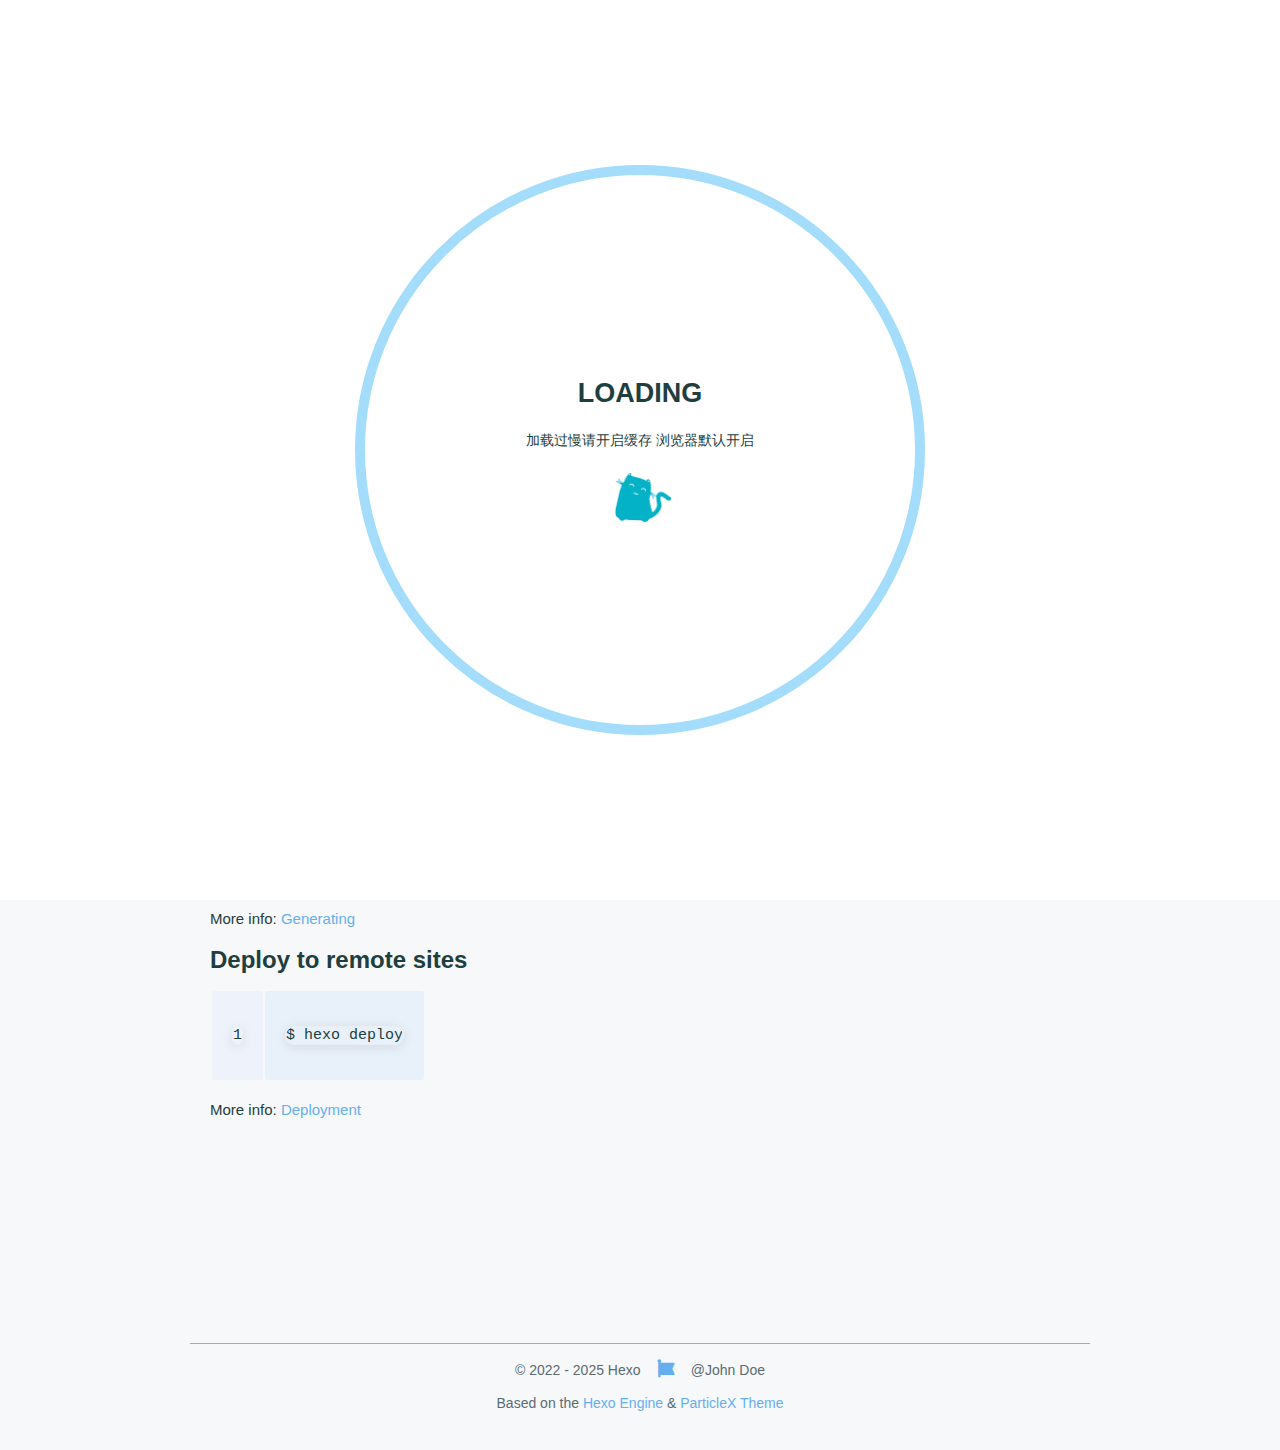
<file: 2025/12/09/hello-world/index.html>
<!DOCTYPE html>
<html lang="en">
<head>
    <meta charset="utf-8" />
    <title>Hello World | Hexo</title>
    <meta name="author" content="John Doe" />
    <meta name="description" content="" />
    <meta name="keywords" content="" />
    <meta
        name="viewport"
        content="width=device-width, initial-scale=1.0, maximum-scale=1.0, user-scalable=0"
    />
    <link rel="icon" href="/images/avatar.jpg" />
    <link rel="preconnect" href="https://s4.zstatic.net" />
<script src="https://s4.zstatic.net/ajax/libs/vue/3.3.7/vue.global.prod.min.js"></script>
<link rel="stylesheet" href="https://s4.zstatic.net/ajax/libs/font-awesome/6.4.2/css/all.min.css" />
<link rel="preconnect" href="https://fonts.googleapis.cn" />
<link rel="preconnect" href="https://fonts.gstatic.cn" crossorigin />
<link
    rel="stylesheet"
    href="https://fonts.googleapis.cn/css2?family=Fira+Code:wght@400;500;600;700&family=Lexend:wght@400;500;600;700;800;900&family=Noto+Sans+SC:wght@400;500;600;700;800;900&display=swap"
/>
<script> const mixins = {}; </script>

<script src="https://polyfill.alicdn.com/v3/polyfill.min.js?features=default"></script>


<script src="https://s4.zstatic.net/ajax/libs/highlight.js/11.9.0/highlight.min.js"></script>
<script src="https://s4.zstatic.net/ajax/libs/highlightjs-line-numbers.js/2.8.0/highlightjs-line-numbers.min.js"></script>
<link
    rel="stylesheet"
    href="https://s4.zstatic.net/ajax/libs/highlight.js/11.9.0/styles/github.min.css"
/>
<script src="/js/lib/highlight.js"></script>



<script src="/js/lib/preview.js"></script>









<link rel="stylesheet" href="/css/main.css" />

<meta name="generator" content="Hexo 8.1.1"></head>
<body>
    <div id="layout">
        <transition name="fade">
            <div id="loading" v-show="loading">
                <div id="loading-circle">
                    <h2>LOADING</h2>
                    <p>加载过慢请开启缓存 浏览器默认开启</p>
                    <img src="/images/loading.gif" />
                </div>
            </div>
        </transition>
        <div id="menu" :class="{ hidden: hiddenMenu, 'menu-color': menuColor}">
    <nav id="desktop-menu">
        <a class="title" href="/">
            <span>HEXO</span>
        </a>
        
        <a href="/">
            <i class="fa-solid fa-house fa-fw"></i>
            <span>&ensp;Home</span>
        </a>
        
        <a href="/about">
            <i class="fa-solid fa-id-card fa-fw"></i>
            <span>&ensp;About</span>
        </a>
        
        <a href="/archives">
            <i class="fa-solid fa-box-archive fa-fw"></i>
            <span>&ensp;Archives</span>
        </a>
        
        <a href="/categories">
            <i class="fa-solid fa-bookmark fa-fw"></i>
            <span>&ensp;Categories</span>
        </a>
        
        <a href="/tags">
            <i class="fa-solid fa-tags fa-fw"></i>
            <span>&ensp;Tags</span>
        </a>
        
    </nav>
    <nav id="mobile-menu">
        <div class="title" @click="showMenuItems = !showMenuItems">
            <i class="fa-solid fa-bars fa-fw"></i>
            <span>&emsp;HEXO</span>
        </div>
        <transition name="slide">
            <div class="items" v-show="showMenuItems">
                
                <a href="/">
                    <div class="item">
                        <div style="min-width: 20px; max-width: 50px; width: 10%">
                            <i class="fa-solid fa-house fa-fw"></i>
                        </div>
                        <div style="min-width: 100px; max-width: 150%; width: 20%">Home</div>
                    </div>
                </a>
                
                <a href="/about">
                    <div class="item">
                        <div style="min-width: 20px; max-width: 50px; width: 10%">
                            <i class="fa-solid fa-id-card fa-fw"></i>
                        </div>
                        <div style="min-width: 100px; max-width: 150%; width: 20%">About</div>
                    </div>
                </a>
                
                <a href="/archives">
                    <div class="item">
                        <div style="min-width: 20px; max-width: 50px; width: 10%">
                            <i class="fa-solid fa-box-archive fa-fw"></i>
                        </div>
                        <div style="min-width: 100px; max-width: 150%; width: 20%">Archives</div>
                    </div>
                </a>
                
                <a href="/categories">
                    <div class="item">
                        <div style="min-width: 20px; max-width: 50px; width: 10%">
                            <i class="fa-solid fa-bookmark fa-fw"></i>
                        </div>
                        <div style="min-width: 100px; max-width: 150%; width: 20%">Categories</div>
                    </div>
                </a>
                
                <a href="/tags">
                    <div class="item">
                        <div style="min-width: 20px; max-width: 50px; width: 10%">
                            <i class="fa-solid fa-tags fa-fw"></i>
                        </div>
                        <div style="min-width: 100px; max-width: 150%; width: 20%">Tags</div>
                    </div>
                </a>
                
            </div>
        </transition>
    </nav>
</div>
<transition name="fade">
    <div id="menu-curtain" @click="showMenuItems = !showMenuItems" v-show="showMenuItems"></div>
</transition>

        <div id="main" :class="loading ? 'into-enter-from': 'into-enter-active'">
            <div class="article">
    <div>
        <h1>Hello World</h1>
    </div>
    <div class="info">
        <span class="date">
            <span class="icon">
                <i class="fa-solid fa-calendar fa-fw"></i>
            </span>
            2025/12/9
        </span>
        
        
    </div>
    
    <div class="content" v-pre>
        <p>Welcome to <a target="_blank" rel="noopener" href="https://hexo.io/">Hexo</a>! This is your very first post. Check <a target="_blank" rel="noopener" href="https://hexo.io/docs/">documentation</a> for more info. If you get any problems when using Hexo, you can find the answer in <a target="_blank" rel="noopener" href="https://hexo.io/docs/troubleshooting.html">troubleshooting</a> or you can ask me on <a target="_blank" rel="noopener" href="https://github.com/hexojs/hexo/issues">GitHub</a>.</p>
<h2 id="Quick-Start"><a href="#Quick-Start" class="headerlink" title="Quick Start"></a>Quick Start</h2><h3 id="Create-a-new-post"><a href="#Create-a-new-post" class="headerlink" title="Create a new post"></a>Create a new post</h3><figure class="highlight bash"><table><tr><td class="gutter"><pre><span class="line">1</span><br></pre></td><td class="code"><pre><span class="line">$ hexo new <span class="string">&quot;My New Post&quot;</span></span><br></pre></td></tr></table></figure>

<p>More info: <a target="_blank" rel="noopener" href="https://hexo.io/docs/writing.html">Writing</a></p>
<h3 id="Run-server"><a href="#Run-server" class="headerlink" title="Run server"></a>Run server</h3><figure class="highlight bash"><table><tr><td class="gutter"><pre><span class="line">1</span><br></pre></td><td class="code"><pre><span class="line">$ hexo server</span><br></pre></td></tr></table></figure>

<p>More info: <a target="_blank" rel="noopener" href="https://hexo.io/docs/server.html">Server</a></p>
<h3 id="Generate-static-files"><a href="#Generate-static-files" class="headerlink" title="Generate static files"></a>Generate static files</h3><figure class="highlight bash"><table><tr><td class="gutter"><pre><span class="line">1</span><br></pre></td><td class="code"><pre><span class="line">$ hexo generate</span><br></pre></td></tr></table></figure>

<p>More info: <a target="_blank" rel="noopener" href="https://hexo.io/docs/generating.html">Generating</a></p>
<h3 id="Deploy-to-remote-sites"><a href="#Deploy-to-remote-sites" class="headerlink" title="Deploy to remote sites"></a>Deploy to remote sites</h3><figure class="highlight bash"><table><tr><td class="gutter"><pre><span class="line">1</span><br></pre></td><td class="code"><pre><span class="line">$ hexo deploy</span><br></pre></td></tr></table></figure>

<p>More info: <a target="_blank" rel="noopener" href="https://hexo.io/docs/one-command-deployment.html">Deployment</a></p>

    </div>
    
    
    
    
    
    
    
</div>

            <footer id="footer">
    <div id="footer-wrap">
        <div>
            &copy;
            2022 - 2025 Hexo
            <span id="footer-icon">
                <i class="fa-solid fa-font-awesome fa-fw"></i>
            </span>
            &commat;John Doe
        </div>
        <div>
            Based on the <a target="_blank" rel="noopener" href="https://hexo.io">Hexo Engine</a> &amp;
            <a target="_blank" rel="noopener" href="https://github.com/theme-particlex/hexo-theme-particlex">ParticleX Theme</a>
        </div>
        
    </div>
</footer>

        </div>
        
        <transition name="fade">
            <div id="preview" ref="preview" v-show="previewShow">
                <img id="preview-content" ref="previewContent" />
            </div>
        </transition>
        
    </div>
    <script src="/js/main.js"></script>
    
    




    
</body>
</html>
</file>
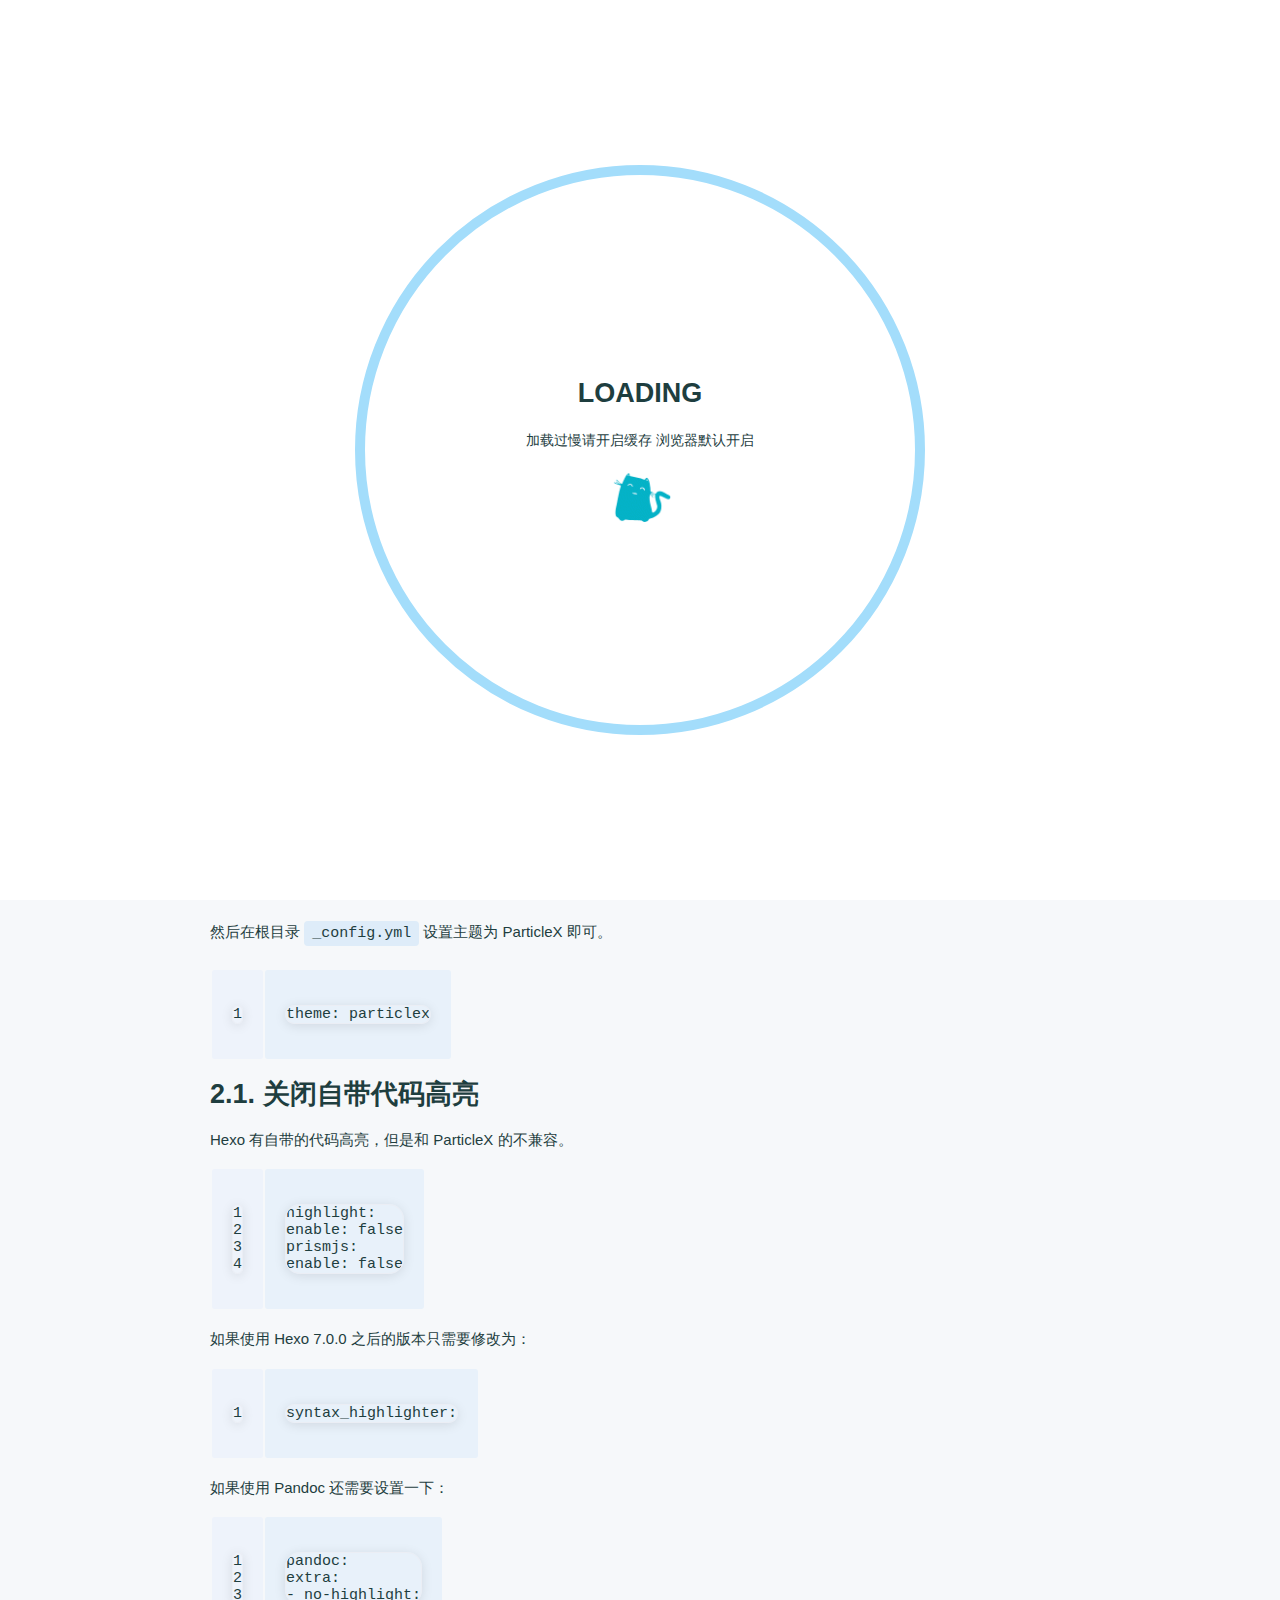
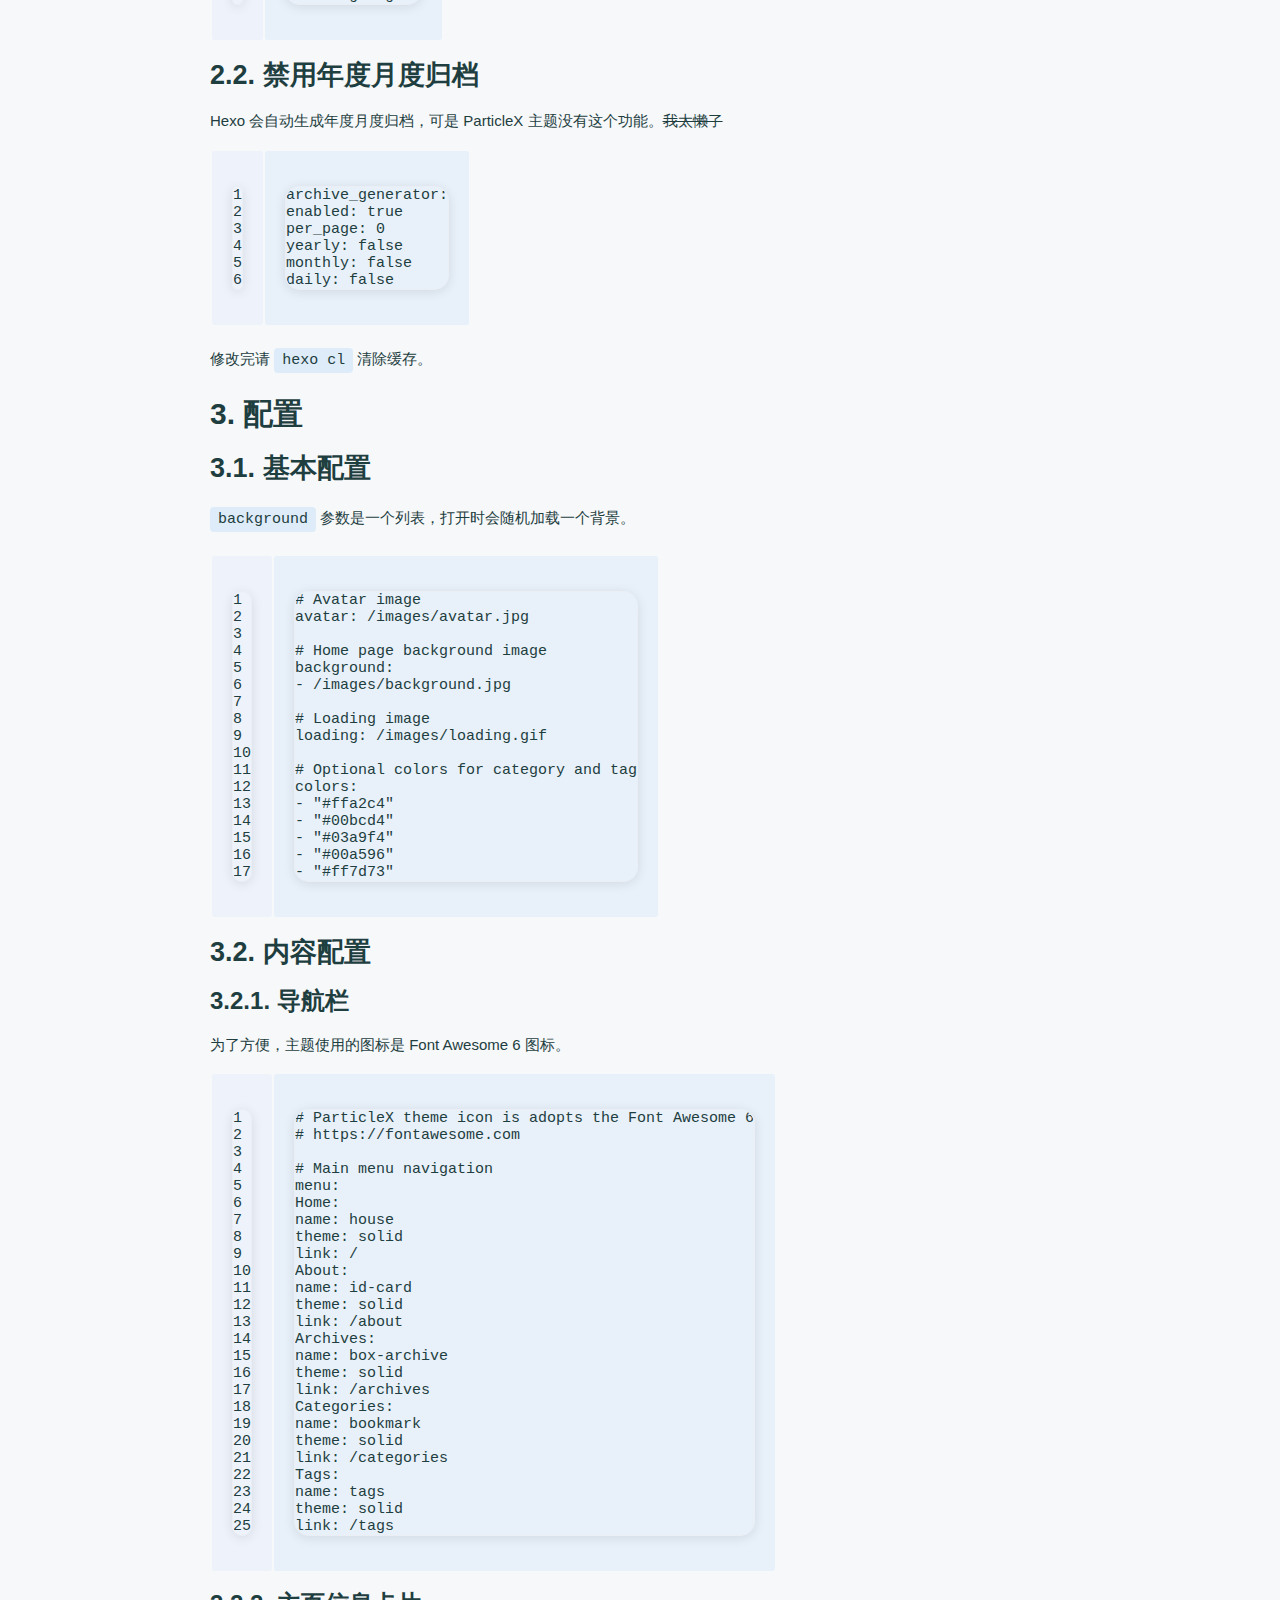
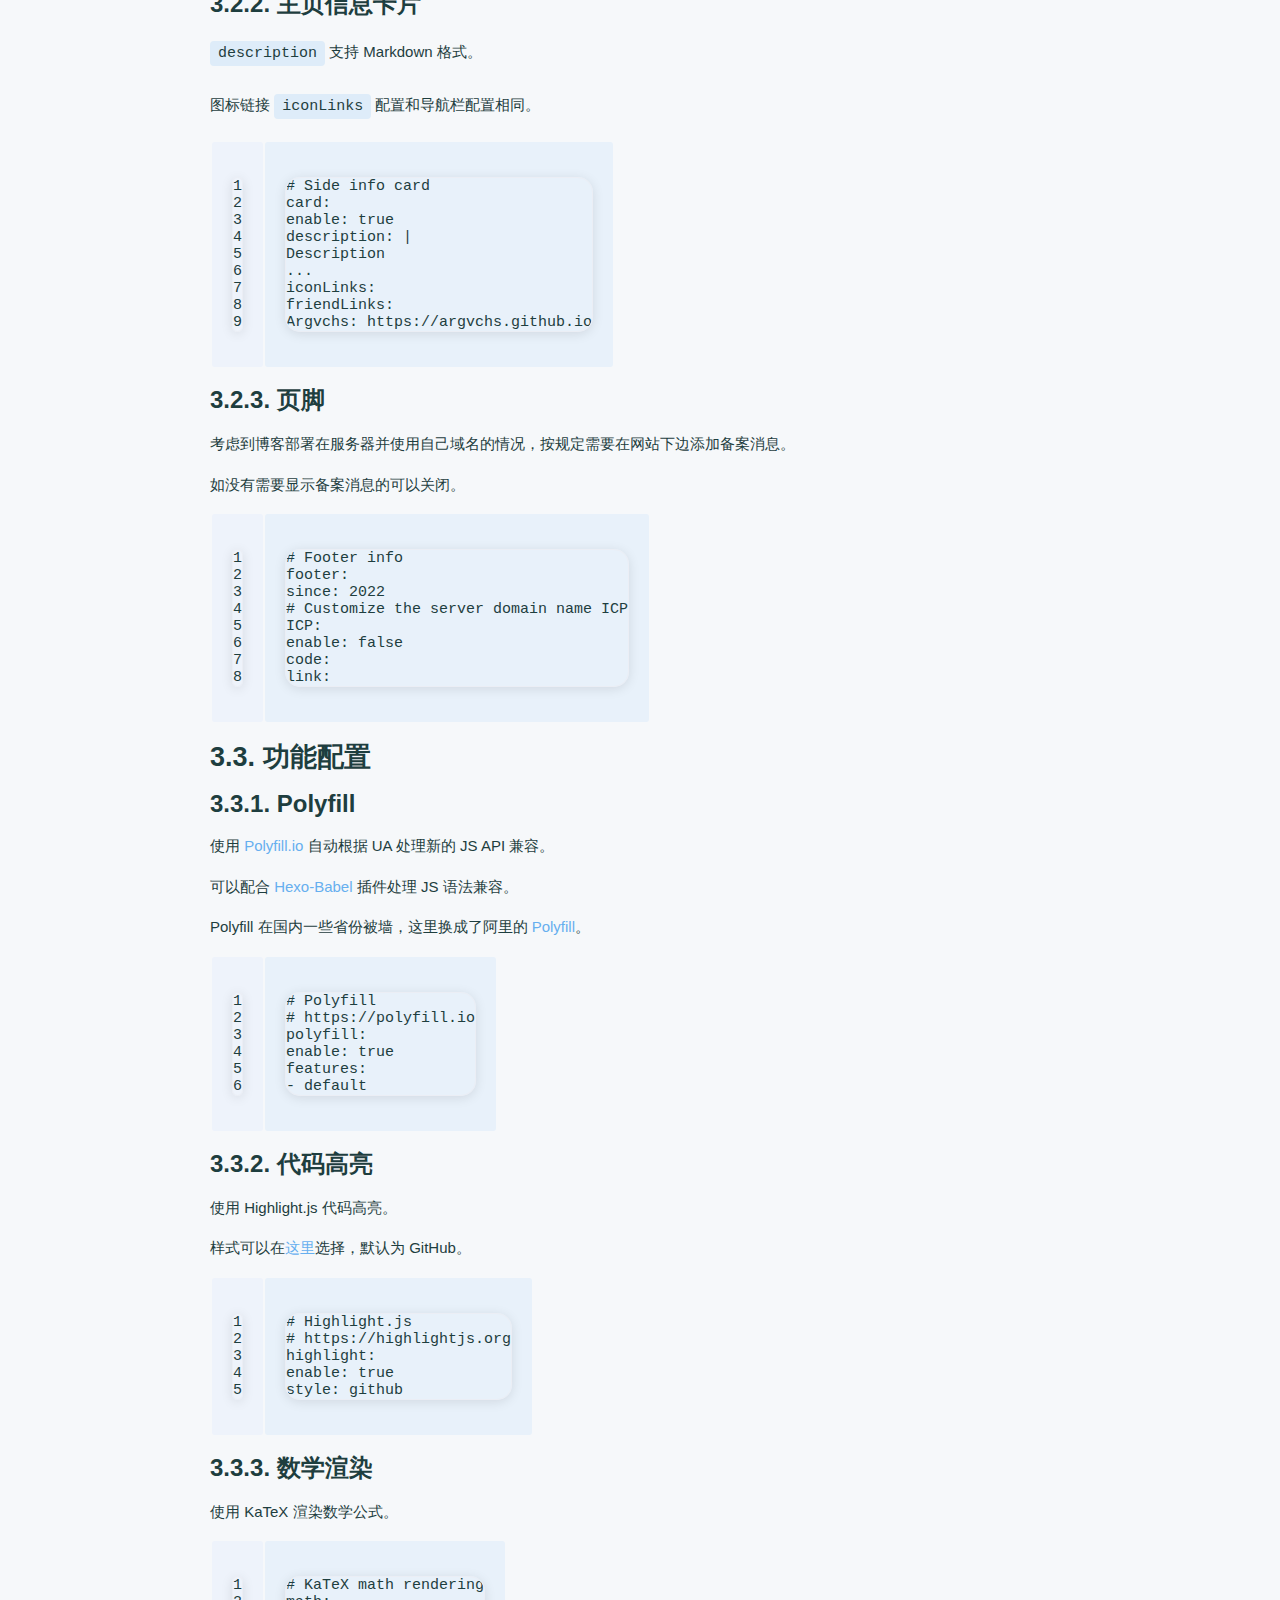
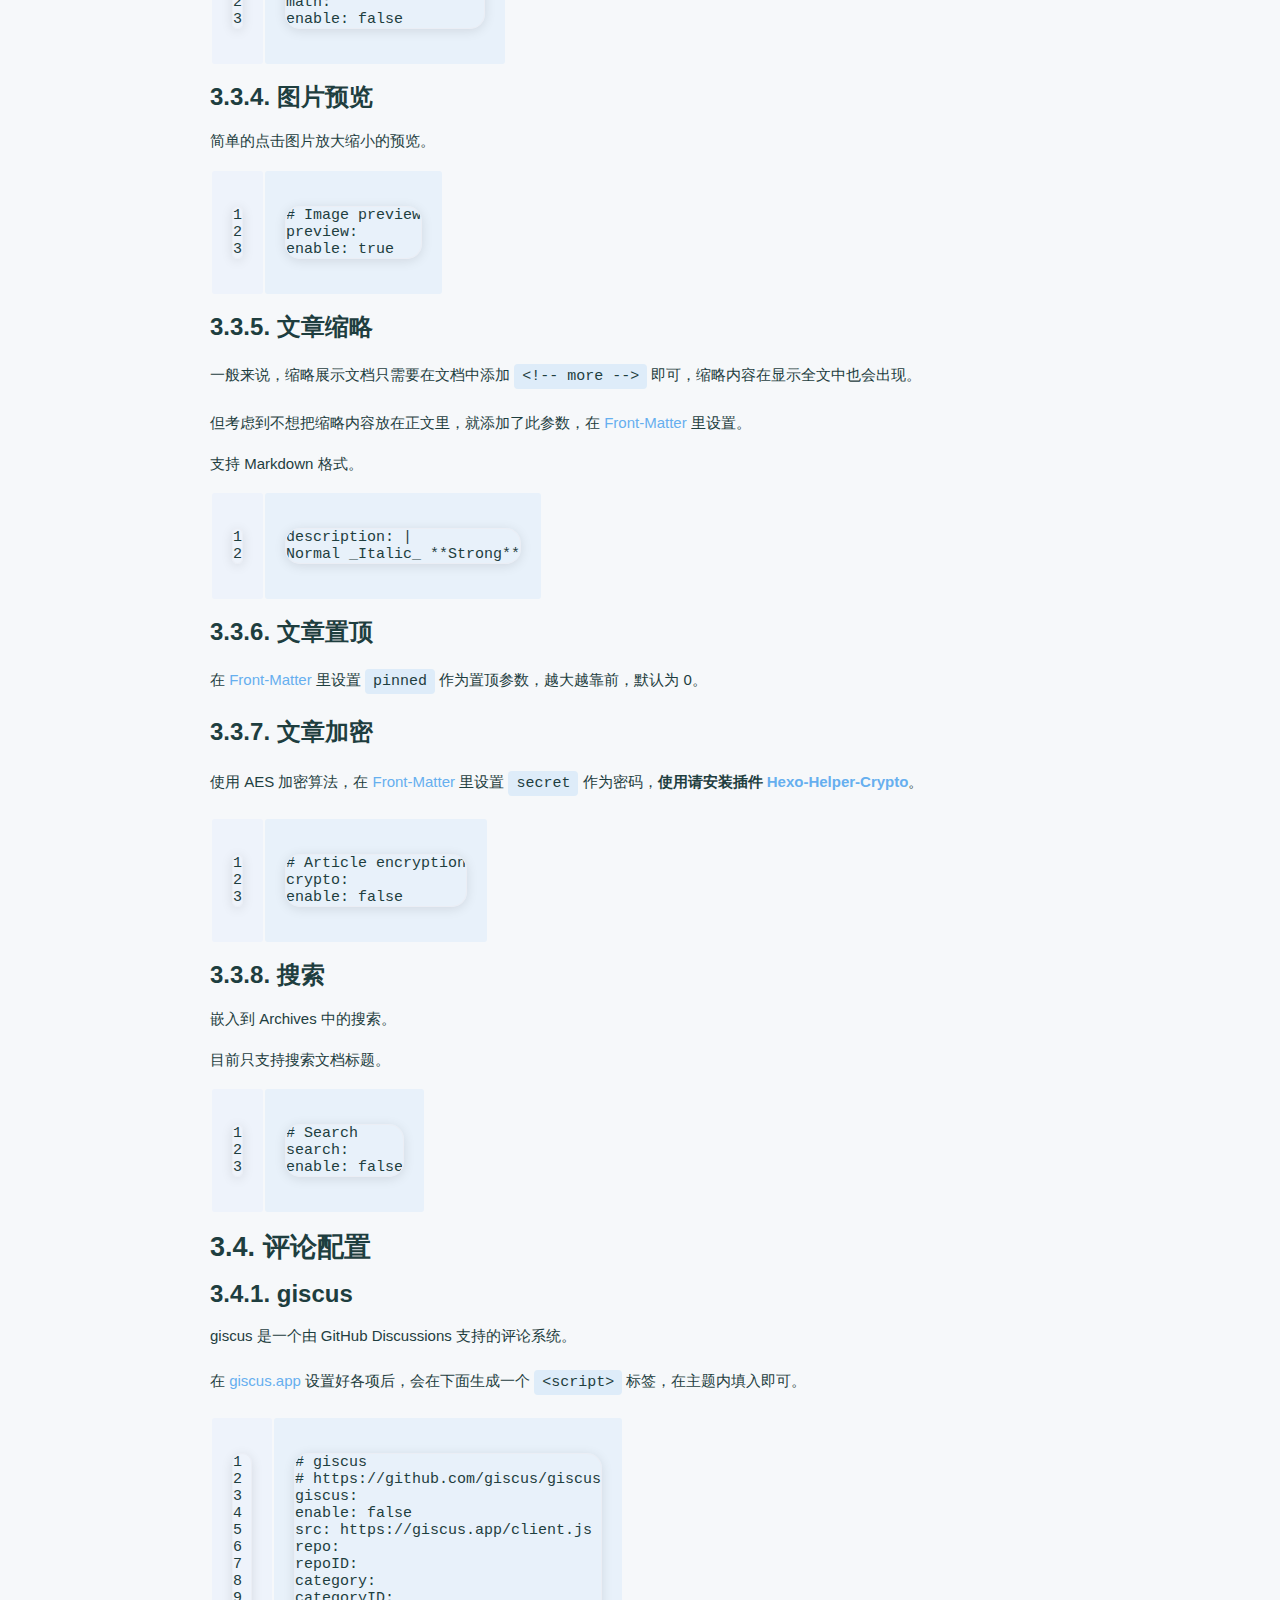
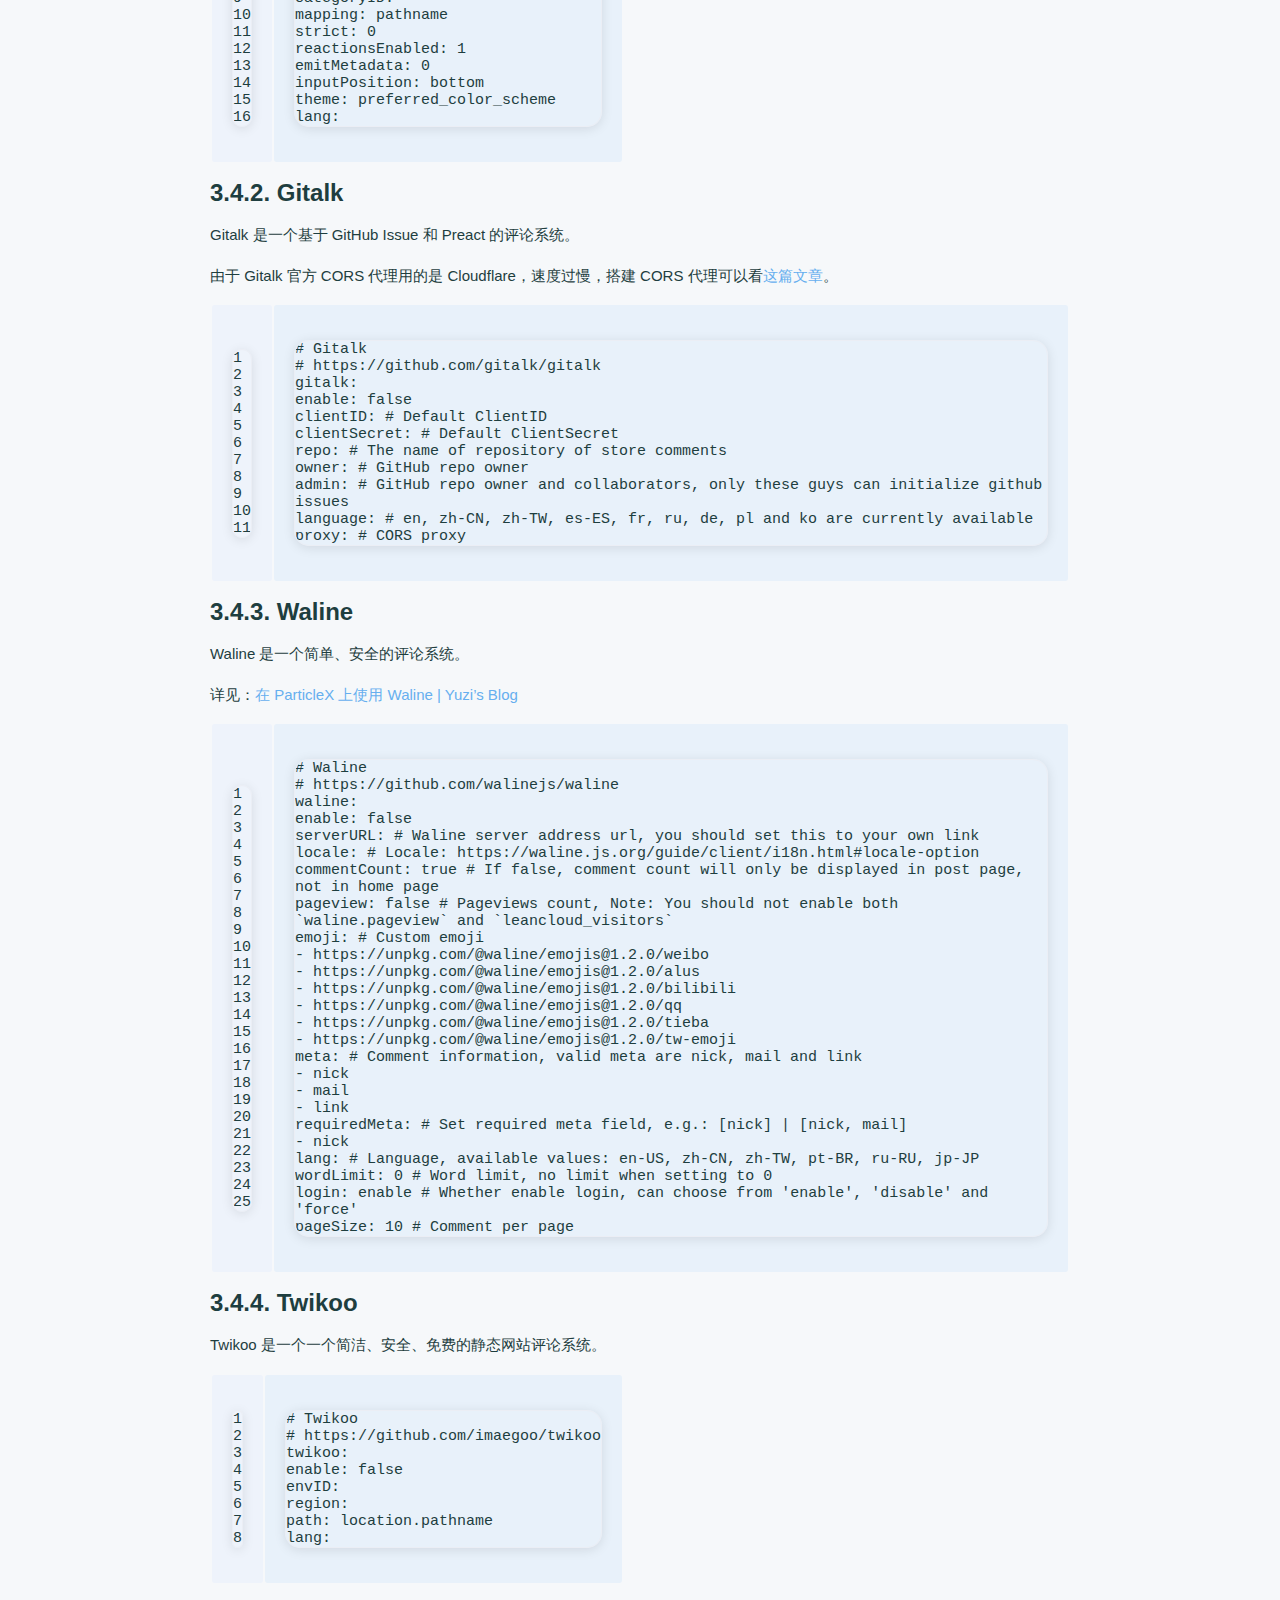
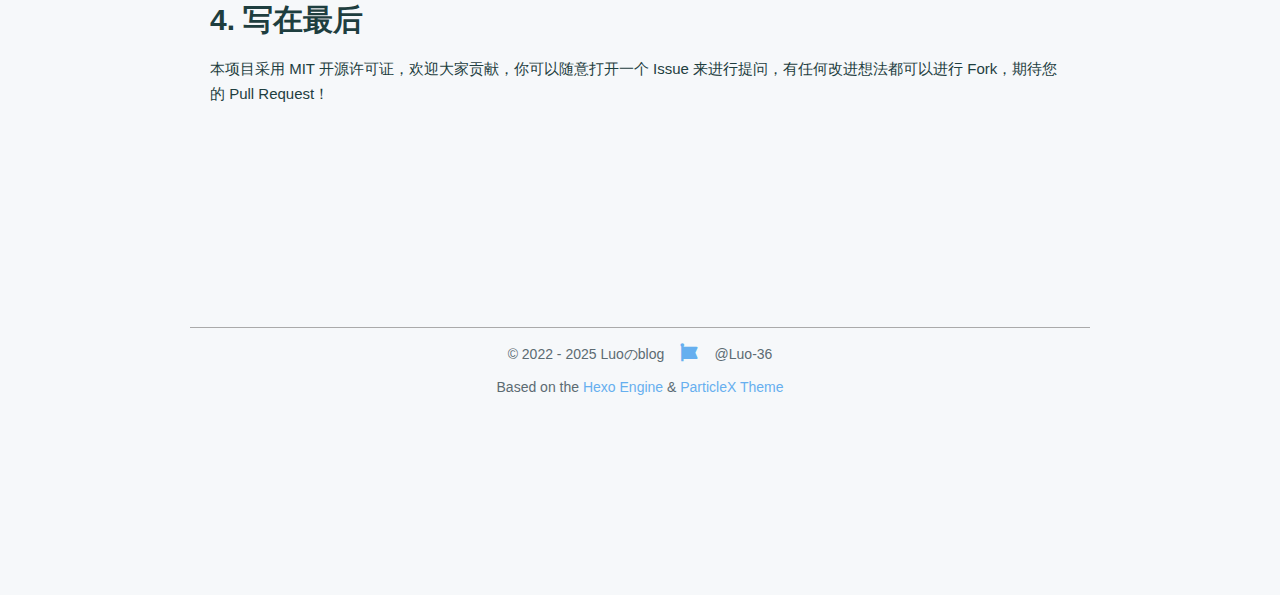
<file: 2025/12/10/README/index.html>
<!DOCTYPE html>
<html lang="zh">
<head>
    <meta charset="utf-8" />
    <title> | Luoのblog</title>
    <meta name="author" content="Luo-36" />
    <meta name="description" content="" />
    <meta name="keywords" content="" />
    <meta
        name="viewport"
        content="width=device-width, initial-scale=1.0, maximum-scale=1.0, user-scalable=0"
    />
    <link rel="icon" href="/images/avatar.jpg" />
    <link rel="preconnect" href="https://s4.zstatic.net" />
<script src="https://s4.zstatic.net/ajax/libs/vue/3.3.7/vue.global.prod.min.js"></script>
<link rel="stylesheet" href="https://s4.zstatic.net/ajax/libs/font-awesome/6.4.2/css/all.min.css" />
<link rel="preconnect" href="https://fonts.googleapis.cn" />
<link rel="preconnect" href="https://fonts.gstatic.cn" crossorigin />
<link
    rel="stylesheet"
    href="https://fonts.googleapis.cn/css2?family=Fira+Code:wght@400;500;600;700&family=Lexend:wght@400;500;600;700;800;900&family=Noto+Sans+SC:wght@400;500;600;700;800;900&display=swap"
/>
<script> const mixins = {}; </script>

<script src="https://polyfill.alicdn.com/v3/polyfill.min.js?features=default"></script>


<script src="https://s4.zstatic.net/ajax/libs/highlight.js/11.9.0/highlight.min.js"></script>
<script src="https://s4.zstatic.net/ajax/libs/highlightjs-line-numbers.js/2.8.0/highlightjs-line-numbers.min.js"></script>
<link
    rel="stylesheet"
    href="https://s4.zstatic.net/ajax/libs/highlight.js/11.9.0/styles/github.min.css"
/>
<script src="/js/lib/highlight.js"></script>



<script src="/js/lib/preview.js"></script>









<link rel="stylesheet" href="/css/main.css" />

<meta name="generator" content="Hexo 8.1.1"></head>
<body>
    <div id="layout">
        <transition name="fade">
            <div id="loading" v-show="loading">
                <div id="loading-circle">
                    <h2>LOADING</h2>
                    <p>加载过慢请开启缓存 浏览器默认开启</p>
                    <img src="/images/loading.gif" />
                </div>
            </div>
        </transition>
        <div id="menu" :class="{ hidden: hiddenMenu, 'menu-color': menuColor}">
    <nav id="desktop-menu">
        <a class="title" href="/">
            <span>LUOのBLOG</span>
        </a>
        
        <a href="/">
            <i class="fa-solid fa-house fa-fw"></i>
            <span>&ensp;Home</span>
        </a>
        
        <a href="/about">
            <i class="fa-solid fa-id-card fa-fw"></i>
            <span>&ensp;About</span>
        </a>
        
        <a href="/archives">
            <i class="fa-solid fa-box-archive fa-fw"></i>
            <span>&ensp;Archives</span>
        </a>
        
        <a href="/categories">
            <i class="fa-solid fa-bookmark fa-fw"></i>
            <span>&ensp;Categories</span>
        </a>
        
        <a href="/tags">
            <i class="fa-solid fa-tags fa-fw"></i>
            <span>&ensp;Tags</span>
        </a>
        
    </nav>
    <nav id="mobile-menu">
        <div class="title" @click="showMenuItems = !showMenuItems">
            <i class="fa-solid fa-bars fa-fw"></i>
            <span>&emsp;LUOのBLOG</span>
        </div>
        <transition name="slide">
            <div class="items" v-show="showMenuItems">
                
                <a href="/">
                    <div class="item">
                        <div style="min-width: 20px; max-width: 50px; width: 10%">
                            <i class="fa-solid fa-house fa-fw"></i>
                        </div>
                        <div style="min-width: 100px; max-width: 150%; width: 20%">Home</div>
                    </div>
                </a>
                
                <a href="/about">
                    <div class="item">
                        <div style="min-width: 20px; max-width: 50px; width: 10%">
                            <i class="fa-solid fa-id-card fa-fw"></i>
                        </div>
                        <div style="min-width: 100px; max-width: 150%; width: 20%">About</div>
                    </div>
                </a>
                
                <a href="/archives">
                    <div class="item">
                        <div style="min-width: 20px; max-width: 50px; width: 10%">
                            <i class="fa-solid fa-box-archive fa-fw"></i>
                        </div>
                        <div style="min-width: 100px; max-width: 150%; width: 20%">Archives</div>
                    </div>
                </a>
                
                <a href="/categories">
                    <div class="item">
                        <div style="min-width: 20px; max-width: 50px; width: 10%">
                            <i class="fa-solid fa-bookmark fa-fw"></i>
                        </div>
                        <div style="min-width: 100px; max-width: 150%; width: 20%">Categories</div>
                    </div>
                </a>
                
                <a href="/tags">
                    <div class="item">
                        <div style="min-width: 20px; max-width: 50px; width: 10%">
                            <i class="fa-solid fa-tags fa-fw"></i>
                        </div>
                        <div style="min-width: 100px; max-width: 150%; width: 20%">Tags</div>
                    </div>
                </a>
                
            </div>
        </transition>
    </nav>
</div>
<transition name="fade">
    <div id="menu-curtain" @click="showMenuItems = !showMenuItems" v-show="showMenuItems"></div>
</transition>

        <div id="main" :class="loading ? 'into-enter-from': 'into-enter-active'">
            <div class="article">
    <div>
        <h1></h1>
    </div>
    <div class="info">
        <span class="date">
            <span class="icon">
                <i class="fa-solid fa-calendar fa-fw"></i>
            </span>
            2025/12/10
        </span>
        
        
    </div>
    
    <div class="content" v-pre>
        <h1 id="Hexo-Theme-ParticleX"><a href="#Hexo-Theme-ParticleX" class="headerlink" title="Hexo-Theme-ParticleX"></a>Hexo-Theme-ParticleX</h1><p><a target="_blank" rel="noopener" href="https://github.com/theme-particlex/hexo-theme-particlex">ParticleX</a> 主题，诞生原因是因为原来的 <a target="_blank" rel="noopener" href="https://github.com/korilin/hexo-theme-particle">Particle</a> 主题不维护了，但是我觉得还是很好的。</p>
<p>原来用的是 Vue 2 + Ant Design Vue 1，现更新到 Vue 3，去除 Ant Design Vue 采用自定义样式，图标更改为 Font Awesome 6，CDN 改为 ZStatic。</p>
<p>原项目 <code>README.md</code> 里说：</p>
<blockquote>
<p>目前有 Full、Night 和 Maiden <strong>两个</strong>主题样式。</p>
</blockquote>
<p>但是更改后只有一种了，如果你想改颜色就在 <code>main.css</code> 里替换吧。</p>
<h1 id="1-演示"><a href="#1-演示" class="headerlink" title="1. 演示"></a>1. 演示</h1><ul>
<li><a target="_blank" rel="noopener" href="https://argvchs.github.io/">GitHub Pages</a></li>
<li><a target="_blank" rel="noopener" href="https://argvchs.netlify.app/">Netlify</a></li>
<li><a target="_blank" rel="noopener" href="https://argvchs.vercel.app/">Vercel</a></li>
</ul>
<h1 id="2-安装"><a href="#2-安装" class="headerlink" title="2. 安装"></a>2. 安装</h1><figure class="highlight bash"><table><tr><td class="gutter"><pre><span class="line">1</span><br><span class="line">2</span><br></pre></td><td class="code"><pre><span class="line"><span class="built_in">cd</span> themes</span><br><span class="line">git <span class="built_in">clone</span> https://github.com/theme-particlex/hexo-theme-particlex.git particlex --depth=1</span><br></pre></td></tr></table></figure>

<p>然后在根目录 <code>_config.yml</code> 设置主题为 ParticleX 即可。</p>
<figure class="highlight yaml"><table><tr><td class="gutter"><pre><span class="line">1</span><br></pre></td><td class="code"><pre><span class="line"><span class="attr">theme:</span> <span class="string">particlex</span></span><br></pre></td></tr></table></figure>

<h2 id="2-1-关闭自带代码高亮"><a href="#2-1-关闭自带代码高亮" class="headerlink" title="2.1. 关闭自带代码高亮"></a>2.1. 关闭自带代码高亮</h2><p>Hexo 有自带的代码高亮，但是和 ParticleX 的不兼容。</p>
<figure class="highlight yaml"><table><tr><td class="gutter"><pre><span class="line">1</span><br><span class="line">2</span><br><span class="line">3</span><br><span class="line">4</span><br></pre></td><td class="code"><pre><span class="line"><span class="attr">highlight:</span></span><br><span class="line">    <span class="attr">enable:</span> <span class="literal">false</span></span><br><span class="line"><span class="attr">prismjs:</span></span><br><span class="line">    <span class="attr">enable:</span> <span class="literal">false</span></span><br></pre></td></tr></table></figure>

<p>如果使用 Hexo 7.0.0 之后的版本只需要修改为：</p>
<figure class="highlight yaml"><table><tr><td class="gutter"><pre><span class="line">1</span><br></pre></td><td class="code"><pre><span class="line"><span class="attr">syntax_highlighter:</span></span><br></pre></td></tr></table></figure>

<p>如果使用 Pandoc 还需要设置一下：</p>
<figure class="highlight yaml"><table><tr><td class="gutter"><pre><span class="line">1</span><br><span class="line">2</span><br><span class="line">3</span><br></pre></td><td class="code"><pre><span class="line"><span class="attr">pandoc:</span></span><br><span class="line">    <span class="attr">extra:</span></span><br><span class="line">        <span class="bullet">-</span> <span class="attr">no-highlight:</span></span><br></pre></td></tr></table></figure>

<h2 id="2-2-禁用年度月度归档"><a href="#2-2-禁用年度月度归档" class="headerlink" title="2.2. 禁用年度月度归档"></a>2.2. 禁用年度月度归档</h2><p>Hexo 会自动生成年度月度归档，可是 ParticleX 主题没有这个功能。<del>我太懒了</del></p>
<figure class="highlight yaml"><table><tr><td class="gutter"><pre><span class="line">1</span><br><span class="line">2</span><br><span class="line">3</span><br><span class="line">4</span><br><span class="line">5</span><br><span class="line">6</span><br></pre></td><td class="code"><pre><span class="line"><span class="attr">archive_generator:</span></span><br><span class="line">    <span class="attr">enabled:</span> <span class="literal">true</span></span><br><span class="line">    <span class="attr">per_page:</span> <span class="number">0</span></span><br><span class="line">    <span class="attr">yearly:</span> <span class="literal">false</span></span><br><span class="line">    <span class="attr">monthly:</span> <span class="literal">false</span></span><br><span class="line">    <span class="attr">daily:</span> <span class="literal">false</span></span><br></pre></td></tr></table></figure>

<p>修改完请 <code>hexo cl</code> 清除缓存。</p>
<h1 id="3-配置"><a href="#3-配置" class="headerlink" title="3. 配置"></a>3. 配置</h1><h2 id="3-1-基本配置"><a href="#3-1-基本配置" class="headerlink" title="3.1. 基本配置"></a>3.1. 基本配置</h2><p><code>background</code> 参数是一个列表，打开时会随机加载一个背景。</p>
<figure class="highlight yaml"><table><tr><td class="gutter"><pre><span class="line">1</span><br><span class="line">2</span><br><span class="line">3</span><br><span class="line">4</span><br><span class="line">5</span><br><span class="line">6</span><br><span class="line">7</span><br><span class="line">8</span><br><span class="line">9</span><br><span class="line">10</span><br><span class="line">11</span><br><span class="line">12</span><br><span class="line">13</span><br><span class="line">14</span><br><span class="line">15</span><br><span class="line">16</span><br><span class="line">17</span><br></pre></td><td class="code"><pre><span class="line"><span class="comment"># Avatar image</span></span><br><span class="line"><span class="attr">avatar:</span> <span class="string">/images/avatar.jpg</span></span><br><span class="line"></span><br><span class="line"><span class="comment"># Home page background image</span></span><br><span class="line"><span class="attr">background:</span></span><br><span class="line">    <span class="bullet">-</span> <span class="string">/images/background.jpg</span></span><br><span class="line"></span><br><span class="line"><span class="comment"># Loading image</span></span><br><span class="line"><span class="attr">loading:</span> <span class="string">/images/loading.gif</span></span><br><span class="line"></span><br><span class="line"><span class="comment"># Optional colors for category and tag</span></span><br><span class="line"><span class="attr">colors:</span></span><br><span class="line">    <span class="bullet">-</span> <span class="string">&quot;#ffa2c4&quot;</span></span><br><span class="line">    <span class="bullet">-</span> <span class="string">&quot;#00bcd4&quot;</span></span><br><span class="line">    <span class="bullet">-</span> <span class="string">&quot;#03a9f4&quot;</span></span><br><span class="line">    <span class="bullet">-</span> <span class="string">&quot;#00a596&quot;</span></span><br><span class="line">    <span class="bullet">-</span> <span class="string">&quot;#ff7d73&quot;</span></span><br></pre></td></tr></table></figure>

<h2 id="3-2-内容配置"><a href="#3-2-内容配置" class="headerlink" title="3.2. 内容配置"></a>3.2. 内容配置</h2><h3 id="3-2-1-导航栏"><a href="#3-2-1-导航栏" class="headerlink" title="3.2.1. 导航栏"></a>3.2.1. 导航栏</h3><p>为了方便，主题使用的图标是 Font Awesome 6 图标。</p>
<figure class="highlight yaml"><table><tr><td class="gutter"><pre><span class="line">1</span><br><span class="line">2</span><br><span class="line">3</span><br><span class="line">4</span><br><span class="line">5</span><br><span class="line">6</span><br><span class="line">7</span><br><span class="line">8</span><br><span class="line">9</span><br><span class="line">10</span><br><span class="line">11</span><br><span class="line">12</span><br><span class="line">13</span><br><span class="line">14</span><br><span class="line">15</span><br><span class="line">16</span><br><span class="line">17</span><br><span class="line">18</span><br><span class="line">19</span><br><span class="line">20</span><br><span class="line">21</span><br><span class="line">22</span><br><span class="line">23</span><br><span class="line">24</span><br><span class="line">25</span><br></pre></td><td class="code"><pre><span class="line"><span class="comment"># ParticleX theme icon is adopts the Font Awesome 6</span></span><br><span class="line"><span class="comment"># https://fontawesome.com</span></span><br><span class="line"></span><br><span class="line"><span class="comment"># Main menu navigation</span></span><br><span class="line"><span class="attr">menu:</span></span><br><span class="line">    <span class="attr">Home:</span></span><br><span class="line">        <span class="attr">name:</span> <span class="string">house</span></span><br><span class="line">        <span class="attr">theme:</span> <span class="string">solid</span></span><br><span class="line">        <span class="attr">link:</span> <span class="string">/</span></span><br><span class="line">    <span class="attr">About:</span></span><br><span class="line">        <span class="attr">name:</span> <span class="string">id-card</span></span><br><span class="line">        <span class="attr">theme:</span> <span class="string">solid</span></span><br><span class="line">        <span class="attr">link:</span> <span class="string">/about</span></span><br><span class="line">    <span class="attr">Archives:</span></span><br><span class="line">        <span class="attr">name:</span> <span class="string">box-archive</span></span><br><span class="line">        <span class="attr">theme:</span> <span class="string">solid</span></span><br><span class="line">        <span class="attr">link:</span> <span class="string">/archives</span></span><br><span class="line">    <span class="attr">Categories:</span></span><br><span class="line">        <span class="attr">name:</span> <span class="string">bookmark</span></span><br><span class="line">        <span class="attr">theme:</span> <span class="string">solid</span></span><br><span class="line">        <span class="attr">link:</span> <span class="string">/categories</span></span><br><span class="line">    <span class="attr">Tags:</span></span><br><span class="line">        <span class="attr">name:</span> <span class="string">tags</span></span><br><span class="line">        <span class="attr">theme:</span> <span class="string">solid</span></span><br><span class="line">        <span class="attr">link:</span> <span class="string">/tags</span></span><br></pre></td></tr></table></figure>

<h3 id="3-2-2-主页信息卡片"><a href="#3-2-2-主页信息卡片" class="headerlink" title="3.2.2. 主页信息卡片"></a>3.2.2. 主页信息卡片</h3><p><code>description</code> 支持 Markdown 格式。</p>
<p>图标链接 <code>iconLinks</code> 配置和导航栏配置相同。</p>
<figure class="highlight yaml"><table><tr><td class="gutter"><pre><span class="line">1</span><br><span class="line">2</span><br><span class="line">3</span><br><span class="line">4</span><br><span class="line">5</span><br><span class="line">6</span><br><span class="line">7</span><br><span class="line">8</span><br><span class="line">9</span><br></pre></td><td class="code"><pre><span class="line"><span class="comment"># Side info card</span></span><br><span class="line"><span class="attr">card:</span></span><br><span class="line">    <span class="attr">enable:</span> <span class="literal">true</span></span><br><span class="line">    <span class="attr">description:</span> <span class="string">|</span></span><br><span class="line"><span class="string">        Description</span></span><br><span class="line"><span class="string">        ...</span></span><br><span class="line"><span class="string"></span>    <span class="attr">iconLinks:</span></span><br><span class="line">    <span class="attr">friendLinks:</span></span><br><span class="line">        <span class="attr">Argvchs:</span> <span class="string">https://argvchs.github.io</span></span><br></pre></td></tr></table></figure>

<h3 id="3-2-3-页脚"><a href="#3-2-3-页脚" class="headerlink" title="3.2.3. 页脚"></a>3.2.3. 页脚</h3><p>考虑到博客部署在服务器并使用自己域名的情况，按规定需要在网站下边添加备案消息。</p>
<p>如没有需要显示备案消息的可以关闭。</p>
<figure class="highlight yaml"><table><tr><td class="gutter"><pre><span class="line">1</span><br><span class="line">2</span><br><span class="line">3</span><br><span class="line">4</span><br><span class="line">5</span><br><span class="line">6</span><br><span class="line">7</span><br><span class="line">8</span><br></pre></td><td class="code"><pre><span class="line"><span class="comment"># Footer info</span></span><br><span class="line"><span class="attr">footer:</span></span><br><span class="line">    <span class="attr">since:</span> <span class="number">2022</span></span><br><span class="line">    <span class="comment"># Customize the server domain name ICP</span></span><br><span class="line">    <span class="attr">ICP:</span></span><br><span class="line">        <span class="attr">enable:</span> <span class="literal">false</span></span><br><span class="line">        <span class="attr">code:</span></span><br><span class="line">        <span class="attr">link:</span></span><br></pre></td></tr></table></figure>

<h2 id="3-3-功能配置"><a href="#3-3-功能配置" class="headerlink" title="3.3. 功能配置"></a>3.3. 功能配置</h2><h3 id="3-3-1-Polyfill"><a href="#3-3-1-Polyfill" class="headerlink" title="3.3.1. Polyfill"></a>3.3.1. Polyfill</h3><p>使用 <a target="_blank" rel="noopener" href="https://polyfill.io/">Polyfill.io</a> 自动根据 UA 处理新的 JS API 兼容。</p>
<p>可以配合 <a target="_blank" rel="noopener" href="https://github.com/theme-particlex/hexo-babel">Hexo-Babel</a> 插件处理 JS 语法兼容。</p>
<p>Polyfill 在国内一些省份被墙，这里换成了阿里的 <a target="_blank" rel="noopener" href="https://polyfill.alicdn.com/">Polyfill</a>。</p>
<figure class="highlight yaml"><table><tr><td class="gutter"><pre><span class="line">1</span><br><span class="line">2</span><br><span class="line">3</span><br><span class="line">4</span><br><span class="line">5</span><br><span class="line">6</span><br></pre></td><td class="code"><pre><span class="line"><span class="comment"># Polyfill</span></span><br><span class="line"><span class="comment"># https://polyfill.io</span></span><br><span class="line"><span class="attr">polyfill:</span></span><br><span class="line">    <span class="attr">enable:</span> <span class="literal">true</span></span><br><span class="line">    <span class="attr">features:</span></span><br><span class="line">        <span class="bullet">-</span> <span class="string">default</span></span><br></pre></td></tr></table></figure>

<h3 id="3-3-2-代码高亮"><a href="#3-3-2-代码高亮" class="headerlink" title="3.3.2. 代码高亮"></a>3.3.2. 代码高亮</h3><p>使用 Highlight.js 代码高亮。</p>
<p>样式可以在<a target="_blank" rel="noopener" href="https://highlightjs.org/static/demo">这里</a>选择，默认为 GitHub。</p>
<figure class="highlight yaml"><table><tr><td class="gutter"><pre><span class="line">1</span><br><span class="line">2</span><br><span class="line">3</span><br><span class="line">4</span><br><span class="line">5</span><br></pre></td><td class="code"><pre><span class="line"><span class="comment"># Highlight.js</span></span><br><span class="line"><span class="comment"># https://highlightjs.org</span></span><br><span class="line"><span class="attr">highlight:</span></span><br><span class="line">    <span class="attr">enable:</span> <span class="literal">true</span></span><br><span class="line">    <span class="attr">style:</span> <span class="string">github</span></span><br></pre></td></tr></table></figure>

<h3 id="3-3-3-数学渲染"><a href="#3-3-3-数学渲染" class="headerlink" title="3.3.3. 数学渲染"></a>3.3.3. 数学渲染</h3><p>使用 KaTeX 渲染数学公式。</p>
<figure class="highlight yaml"><table><tr><td class="gutter"><pre><span class="line">1</span><br><span class="line">2</span><br><span class="line">3</span><br></pre></td><td class="code"><pre><span class="line"><span class="comment"># KaTeX math rendering</span></span><br><span class="line"><span class="attr">math:</span></span><br><span class="line">    <span class="attr">enable:</span> <span class="literal">false</span></span><br></pre></td></tr></table></figure>

<h3 id="3-3-4-图片预览"><a href="#3-3-4-图片预览" class="headerlink" title="3.3.4. 图片预览"></a>3.3.4. 图片预览</h3><p>简单的点击图片放大缩小的预览。</p>
<figure class="highlight yaml"><table><tr><td class="gutter"><pre><span class="line">1</span><br><span class="line">2</span><br><span class="line">3</span><br></pre></td><td class="code"><pre><span class="line"><span class="comment"># Image preview</span></span><br><span class="line"><span class="attr">preview:</span></span><br><span class="line">    <span class="attr">enable:</span> <span class="literal">true</span></span><br></pre></td></tr></table></figure>

<h3 id="3-3-5-文章缩略"><a href="#3-3-5-文章缩略" class="headerlink" title="3.3.5. 文章缩略"></a>3.3.5. 文章缩略</h3><p>一般来说，缩略展示文档只需要在文档中添加 <code>&lt;!-- more --&gt;</code> 即可，缩略内容在显示全文中也会出现。</p>
<p>但考虑到不想把缩略内容放在正文里，就添加了此参数，在 <a target="_blank" rel="noopener" href="https://hexo.io/docs/front-matter">Front-Matter</a> 里设置。</p>
<p>支持 Markdown 格式。</p>
<figure class="highlight yaml"><table><tr><td class="gutter"><pre><span class="line">1</span><br><span class="line">2</span><br></pre></td><td class="code"><pre><span class="line"><span class="attr">description:</span> <span class="string">|</span></span><br><span class="line">    <span class="string">Normal</span> <span class="string">_Italic_</span> <span class="string">**Strong**</span></span><br></pre></td></tr></table></figure>

<h3 id="3-3-6-文章置顶"><a href="#3-3-6-文章置顶" class="headerlink" title="3.3.6. 文章置顶"></a>3.3.6. 文章置顶</h3><p>在 <a target="_blank" rel="noopener" href="https://hexo.io/docs/front-matter">Front-Matter</a> 里设置 <code>pinned</code> 作为置顶参数，越大越靠前，默认为 0。</p>
<h3 id="3-3-7-文章加密"><a href="#3-3-7-文章加密" class="headerlink" title="3.3.7. 文章加密"></a>3.3.7. 文章加密</h3><p>使用 AES 加密算法，在 <a target="_blank" rel="noopener" href="https://hexo.io/docs/front-matter">Front-Matter</a> 里设置 <code>secret</code> 作为密码，<strong>使用请安装插件 <a target="_blank" rel="noopener" href="https://github.com/theme-particlex/hexo-helper-crypto">Hexo-Helper-Crypto</a></strong>。</p>
<figure class="highlight yaml"><table><tr><td class="gutter"><pre><span class="line">1</span><br><span class="line">2</span><br><span class="line">3</span><br></pre></td><td class="code"><pre><span class="line"><span class="comment"># Article encryption</span></span><br><span class="line"><span class="attr">crypto:</span></span><br><span class="line">    <span class="attr">enable:</span> <span class="literal">false</span></span><br></pre></td></tr></table></figure>

<h3 id="3-3-8-搜索"><a href="#3-3-8-搜索" class="headerlink" title="3.3.8. 搜索"></a>3.3.8. 搜索</h3><p>嵌入到 Archives 中的搜索。</p>
<p>目前只支持搜索文档标题。</p>
<figure class="highlight yaml"><table><tr><td class="gutter"><pre><span class="line">1</span><br><span class="line">2</span><br><span class="line">3</span><br></pre></td><td class="code"><pre><span class="line"><span class="comment"># Search</span></span><br><span class="line"><span class="attr">search:</span></span><br><span class="line">    <span class="attr">enable:</span> <span class="literal">false</span></span><br></pre></td></tr></table></figure>

<h2 id="3-4-评论配置"><a href="#3-4-评论配置" class="headerlink" title="3.4. 评论配置"></a>3.4. 评论配置</h2><h3 id="3-4-1-giscus"><a href="#3-4-1-giscus" class="headerlink" title="3.4.1. giscus"></a>3.4.1. giscus</h3><p>giscus 是一个由 GitHub Discussions 支持的评论系统。</p>
<p>在 <a target="_blank" rel="noopener" href="https://giscus.app/">giscus.app</a> 设置好各项后，会在下面生成一个 <code>&lt;script&gt;</code> 标签，在主题内填入即可。</p>
<figure class="highlight yaml"><table><tr><td class="gutter"><pre><span class="line">1</span><br><span class="line">2</span><br><span class="line">3</span><br><span class="line">4</span><br><span class="line">5</span><br><span class="line">6</span><br><span class="line">7</span><br><span class="line">8</span><br><span class="line">9</span><br><span class="line">10</span><br><span class="line">11</span><br><span class="line">12</span><br><span class="line">13</span><br><span class="line">14</span><br><span class="line">15</span><br><span class="line">16</span><br></pre></td><td class="code"><pre><span class="line"><span class="comment"># giscus</span></span><br><span class="line"><span class="comment"># https://github.com/giscus/giscus</span></span><br><span class="line"><span class="attr">giscus:</span></span><br><span class="line">    <span class="attr">enable:</span> <span class="literal">false</span></span><br><span class="line">    <span class="attr">src:</span> <span class="string">https://giscus.app/client.js</span></span><br><span class="line">    <span class="attr">repo:</span></span><br><span class="line">    <span class="attr">repoID:</span></span><br><span class="line">    <span class="attr">category:</span></span><br><span class="line">    <span class="attr">categoryID:</span></span><br><span class="line">    <span class="attr">mapping:</span> <span class="string">pathname</span></span><br><span class="line">    <span class="attr">strict:</span> <span class="number">0</span></span><br><span class="line">    <span class="attr">reactionsEnabled:</span> <span class="number">1</span></span><br><span class="line">    <span class="attr">emitMetadata:</span> <span class="number">0</span></span><br><span class="line">    <span class="attr">inputPosition:</span> <span class="string">bottom</span></span><br><span class="line">    <span class="attr">theme:</span> <span class="string">preferred_color_scheme</span></span><br><span class="line">    <span class="attr">lang:</span></span><br></pre></td></tr></table></figure>

<h3 id="3-4-2-Gitalk"><a href="#3-4-2-Gitalk" class="headerlink" title="3.4.2. Gitalk"></a>3.4.2. Gitalk</h3><p>Gitalk 是一个基于 GitHub Issue 和 Preact 的评论系统。</p>
<p>由于 Gitalk 官方 CORS 代理用的是 Cloudflare，速度过慢，搭建 CORS 代理可以看<a target="_blank" rel="noopener" href="https://argvchs.github.io/2022/07/04/build-cors-anywhere">这篇文章</a>。</p>
<figure class="highlight yaml"><table><tr><td class="gutter"><pre><span class="line">1</span><br><span class="line">2</span><br><span class="line">3</span><br><span class="line">4</span><br><span class="line">5</span><br><span class="line">6</span><br><span class="line">7</span><br><span class="line">8</span><br><span class="line">9</span><br><span class="line">10</span><br><span class="line">11</span><br></pre></td><td class="code"><pre><span class="line"><span class="comment"># Gitalk</span></span><br><span class="line"><span class="comment"># https://github.com/gitalk/gitalk</span></span><br><span class="line"><span class="attr">gitalk:</span></span><br><span class="line">    <span class="attr">enable:</span> <span class="literal">false</span></span><br><span class="line">    <span class="attr">clientID:</span> <span class="comment"># Default ClientID</span></span><br><span class="line">    <span class="attr">clientSecret:</span> <span class="comment"># Default ClientSecret</span></span><br><span class="line">    <span class="attr">repo:</span> <span class="comment"># The name of repository of store comments</span></span><br><span class="line">    <span class="attr">owner:</span> <span class="comment"># GitHub repo owner</span></span><br><span class="line">    <span class="attr">admin:</span> <span class="comment"># GitHub repo owner and collaborators, only these guys can initialize github issues</span></span><br><span class="line">    <span class="attr">language:</span> <span class="comment"># en, zh-CN, zh-TW, es-ES, fr, ru, de, pl and ko are currently available</span></span><br><span class="line">    <span class="attr">proxy:</span> <span class="comment"># CORS proxy</span></span><br></pre></td></tr></table></figure>

<h3 id="3-4-3-Waline"><a href="#3-4-3-Waline" class="headerlink" title="3.4.3. Waline"></a>3.4.3. Waline</h3><p>Waline 是一个简单、安全的评论系统。</p>
<p>详见：<a target="_blank" rel="noopener" href="https://blog.yuzi.dev/posts/bcb4ff00.html">在 ParticleX 上使用 Waline | Yuzi’s Blog</a></p>
<figure class="highlight yaml"><table><tr><td class="gutter"><pre><span class="line">1</span><br><span class="line">2</span><br><span class="line">3</span><br><span class="line">4</span><br><span class="line">5</span><br><span class="line">6</span><br><span class="line">7</span><br><span class="line">8</span><br><span class="line">9</span><br><span class="line">10</span><br><span class="line">11</span><br><span class="line">12</span><br><span class="line">13</span><br><span class="line">14</span><br><span class="line">15</span><br><span class="line">16</span><br><span class="line">17</span><br><span class="line">18</span><br><span class="line">19</span><br><span class="line">20</span><br><span class="line">21</span><br><span class="line">22</span><br><span class="line">23</span><br><span class="line">24</span><br><span class="line">25</span><br></pre></td><td class="code"><pre><span class="line"><span class="comment"># Waline</span></span><br><span class="line"><span class="comment"># https://github.com/walinejs/waline</span></span><br><span class="line"><span class="attr">waline:</span></span><br><span class="line">    <span class="attr">enable:</span> <span class="literal">false</span></span><br><span class="line">    <span class="attr">serverURL:</span> <span class="comment"># Waline server address url, you should set this to your own link</span></span><br><span class="line">    <span class="attr">locale:</span> <span class="comment"># Locale: https://waline.js.org/guide/client/i18n.html#locale-option</span></span><br><span class="line">    <span class="attr">commentCount:</span> <span class="literal">true</span> <span class="comment"># If false, comment count will only be displayed in post page, not in home page</span></span><br><span class="line">    <span class="attr">pageview:</span> <span class="literal">false</span> <span class="comment"># Pageviews count, <span class="doctag">Note:</span> You should not enable both `waline.pageview` and `leancloud_visitors`</span></span><br><span class="line">    <span class="attr">emoji:</span> <span class="comment"># Custom emoji</span></span><br><span class="line">        <span class="bullet">-</span> <span class="string">https://unpkg.com/@waline/emojis@1.2.0/weibo</span></span><br><span class="line">        <span class="bullet">-</span> <span class="string">https://unpkg.com/@waline/emojis@1.2.0/alus</span></span><br><span class="line">        <span class="bullet">-</span> <span class="string">https://unpkg.com/@waline/emojis@1.2.0/bilibili</span></span><br><span class="line">        <span class="bullet">-</span> <span class="string">https://unpkg.com/@waline/emojis@1.2.0/qq</span></span><br><span class="line">        <span class="bullet">-</span> <span class="string">https://unpkg.com/@waline/emojis@1.2.0/tieba</span></span><br><span class="line">        <span class="bullet">-</span> <span class="string">https://unpkg.com/@waline/emojis@1.2.0/tw-emoji</span></span><br><span class="line">    <span class="attr">meta:</span> <span class="comment"># Comment information, valid meta are nick, mail and link</span></span><br><span class="line">        <span class="bullet">-</span> <span class="string">nick</span></span><br><span class="line">        <span class="bullet">-</span> <span class="string">mail</span></span><br><span class="line">        <span class="bullet">-</span> <span class="string">link</span></span><br><span class="line">    <span class="attr">requiredMeta:</span> <span class="comment"># Set required meta field, e.g.: [nick] | [nick, mail]</span></span><br><span class="line">        <span class="bullet">-</span> <span class="string">nick</span></span><br><span class="line">    <span class="attr">lang:</span> <span class="comment"># Language, available values: en-US, zh-CN, zh-TW, pt-BR, ru-RU, jp-JP</span></span><br><span class="line">    <span class="attr">wordLimit:</span> <span class="number">0</span> <span class="comment"># Word limit, no limit when setting to 0</span></span><br><span class="line">    <span class="attr">login:</span> <span class="string">enable</span> <span class="comment"># Whether enable login, can choose from &#x27;enable&#x27;, &#x27;disable&#x27; and &#x27;force&#x27;</span></span><br><span class="line">    <span class="attr">pageSize:</span> <span class="number">10</span> <span class="comment"># Comment per page</span></span><br></pre></td></tr></table></figure>

<h3 id="3-4-4-Twikoo"><a href="#3-4-4-Twikoo" class="headerlink" title="3.4.4. Twikoo"></a>3.4.4. Twikoo</h3><p>Twikoo 是一个一个简洁、安全、免费的静态网站评论系统。</p>
<figure class="highlight yaml"><table><tr><td class="gutter"><pre><span class="line">1</span><br><span class="line">2</span><br><span class="line">3</span><br><span class="line">4</span><br><span class="line">5</span><br><span class="line">6</span><br><span class="line">7</span><br><span class="line">8</span><br></pre></td><td class="code"><pre><span class="line"><span class="comment"># Twikoo</span></span><br><span class="line"><span class="comment"># https://github.com/imaegoo/twikoo</span></span><br><span class="line"><span class="attr">twikoo:</span></span><br><span class="line">    <span class="attr">enable:</span> <span class="literal">false</span></span><br><span class="line">    <span class="attr">envID:</span></span><br><span class="line">    <span class="attr">region:</span></span><br><span class="line">    <span class="attr">path:</span> <span class="string">location.pathname</span></span><br><span class="line">    <span class="attr">lang:</span></span><br></pre></td></tr></table></figure>

<h1 id="4-写在最后"><a href="#4-写在最后" class="headerlink" title="4. 写在最后"></a>4. 写在最后</h1><p>本项目采用 MIT 开源许可证，欢迎大家贡献，你可以随意打开一个 Issue 来进行提问，有任何改进想法都可以进行 Fork，期待您的 Pull Request！</p>

    </div>
    
    
    
    
    
    
    
</div>

            <footer id="footer">
    <div id="footer-wrap">
        <div>
            &copy;
            2022 - 2025 Luoのblog
            <span id="footer-icon">
                <i class="fa-solid fa-font-awesome fa-fw"></i>
            </span>
            &commat;Luo-36
        </div>
        <div>
            Based on the <a target="_blank" rel="noopener" href="https://hexo.io">Hexo Engine</a> &amp;
            <a target="_blank" rel="noopener" href="https://github.com/theme-particlex/hexo-theme-particlex">ParticleX Theme</a>
        </div>
        
    </div>
</footer>

        </div>
        
        <transition name="fade">
            <div id="preview" ref="preview" v-show="previewShow">
                <img id="preview-content" ref="previewContent" />
            </div>
        </transition>
        
    </div>
    <script src="/js/main.js"></script>
    
    




    
</body>
</html>
</file>
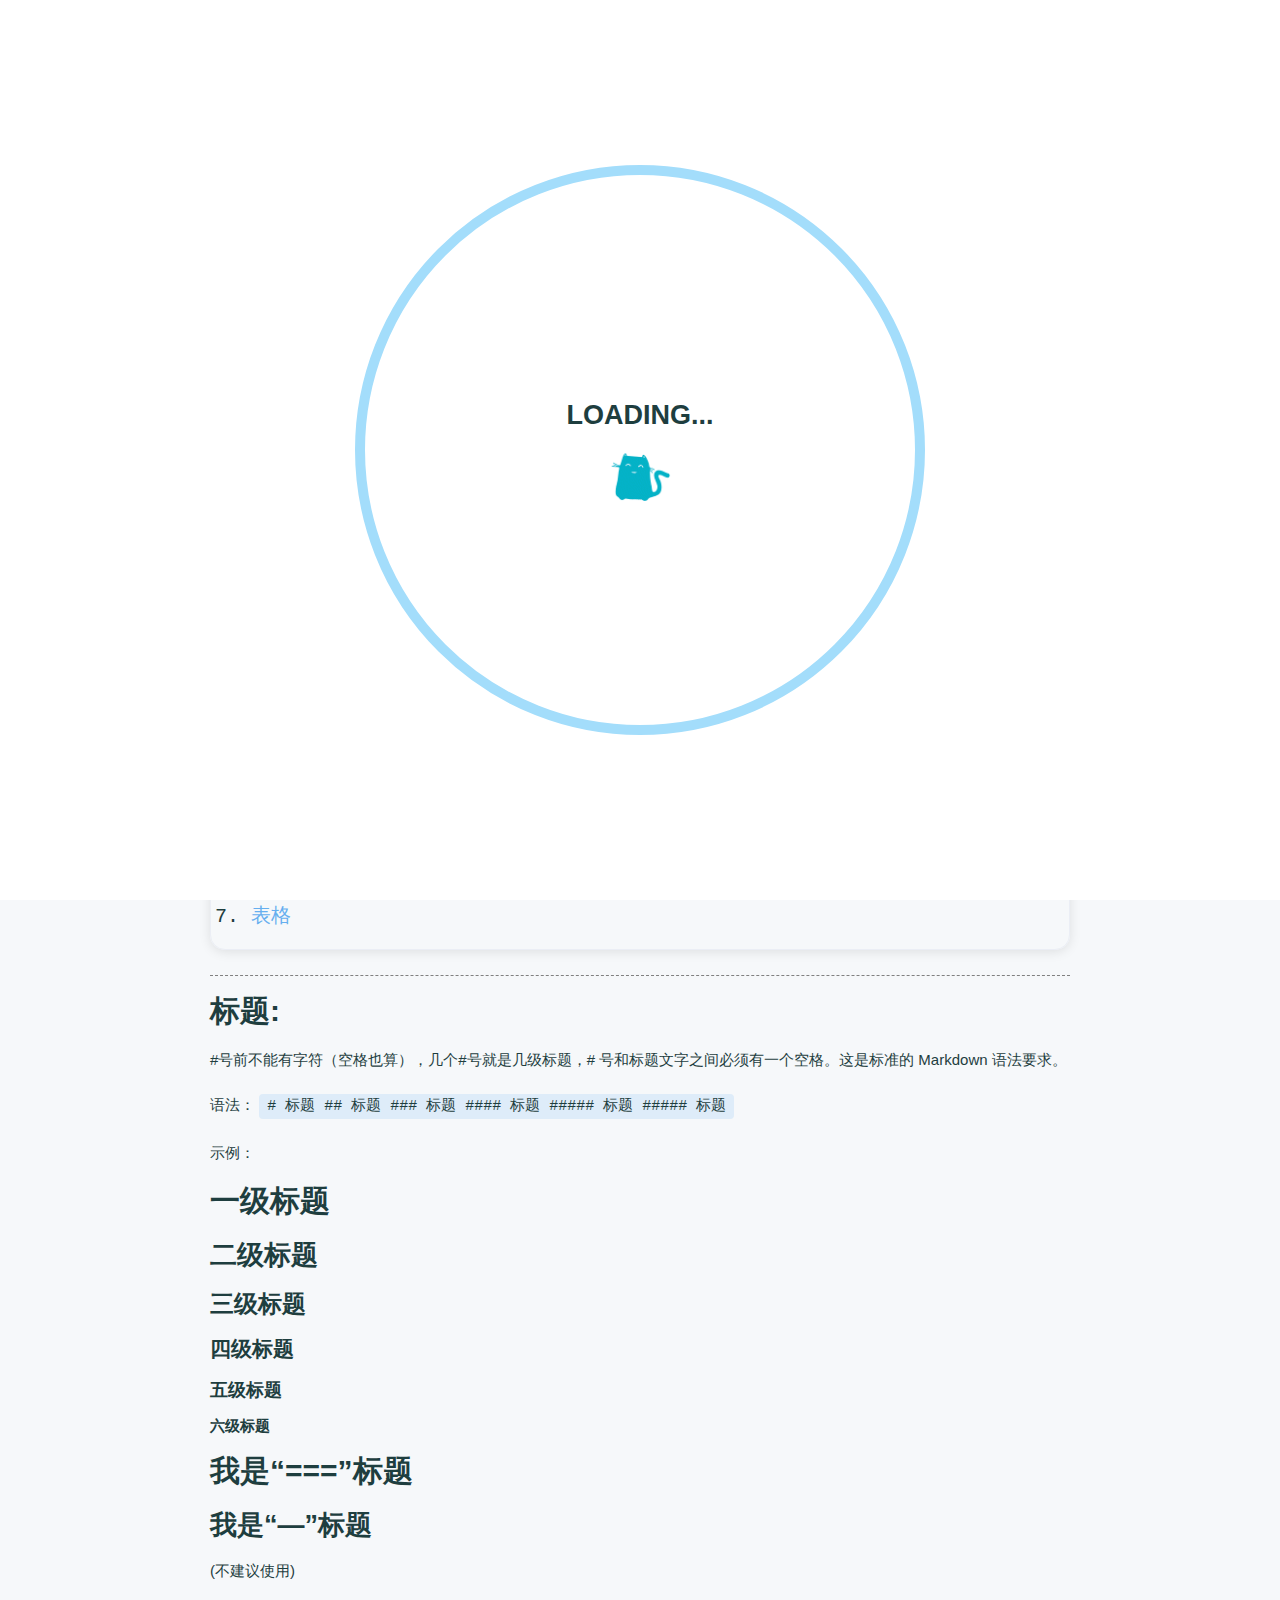
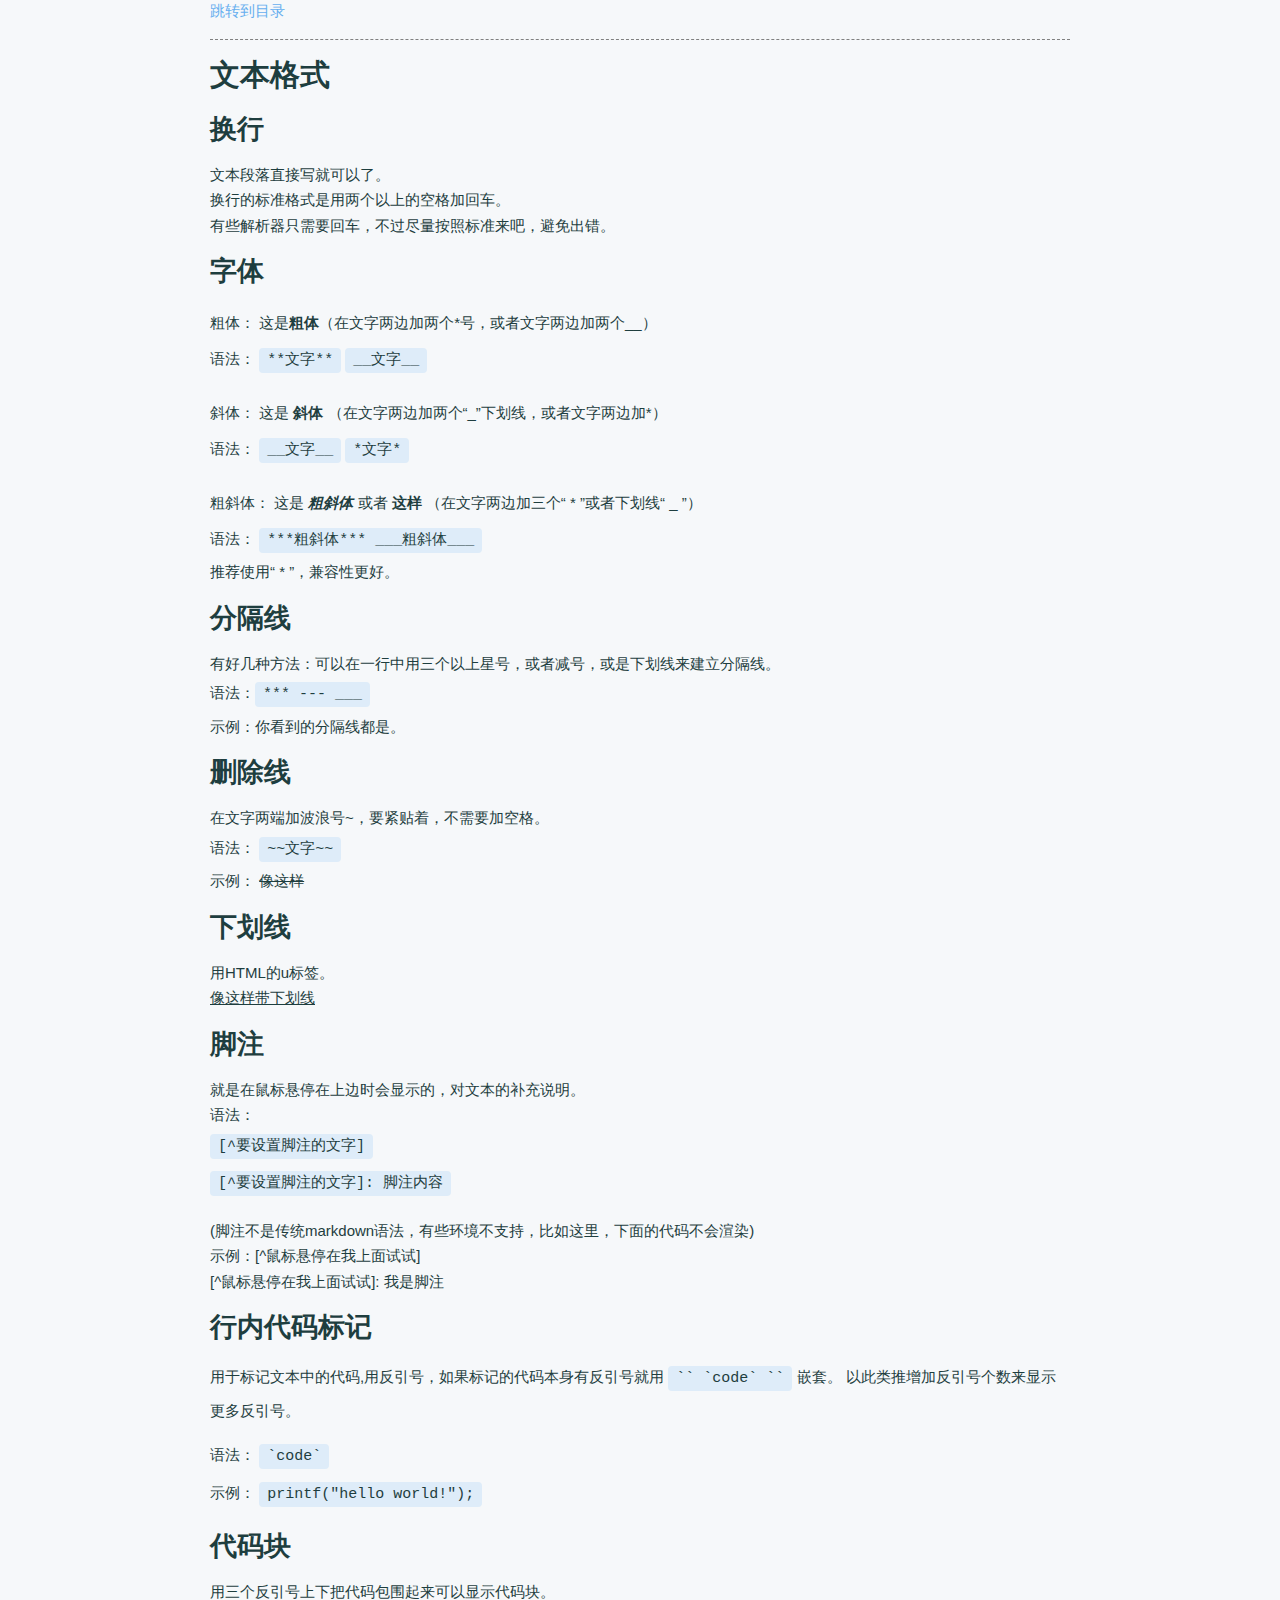
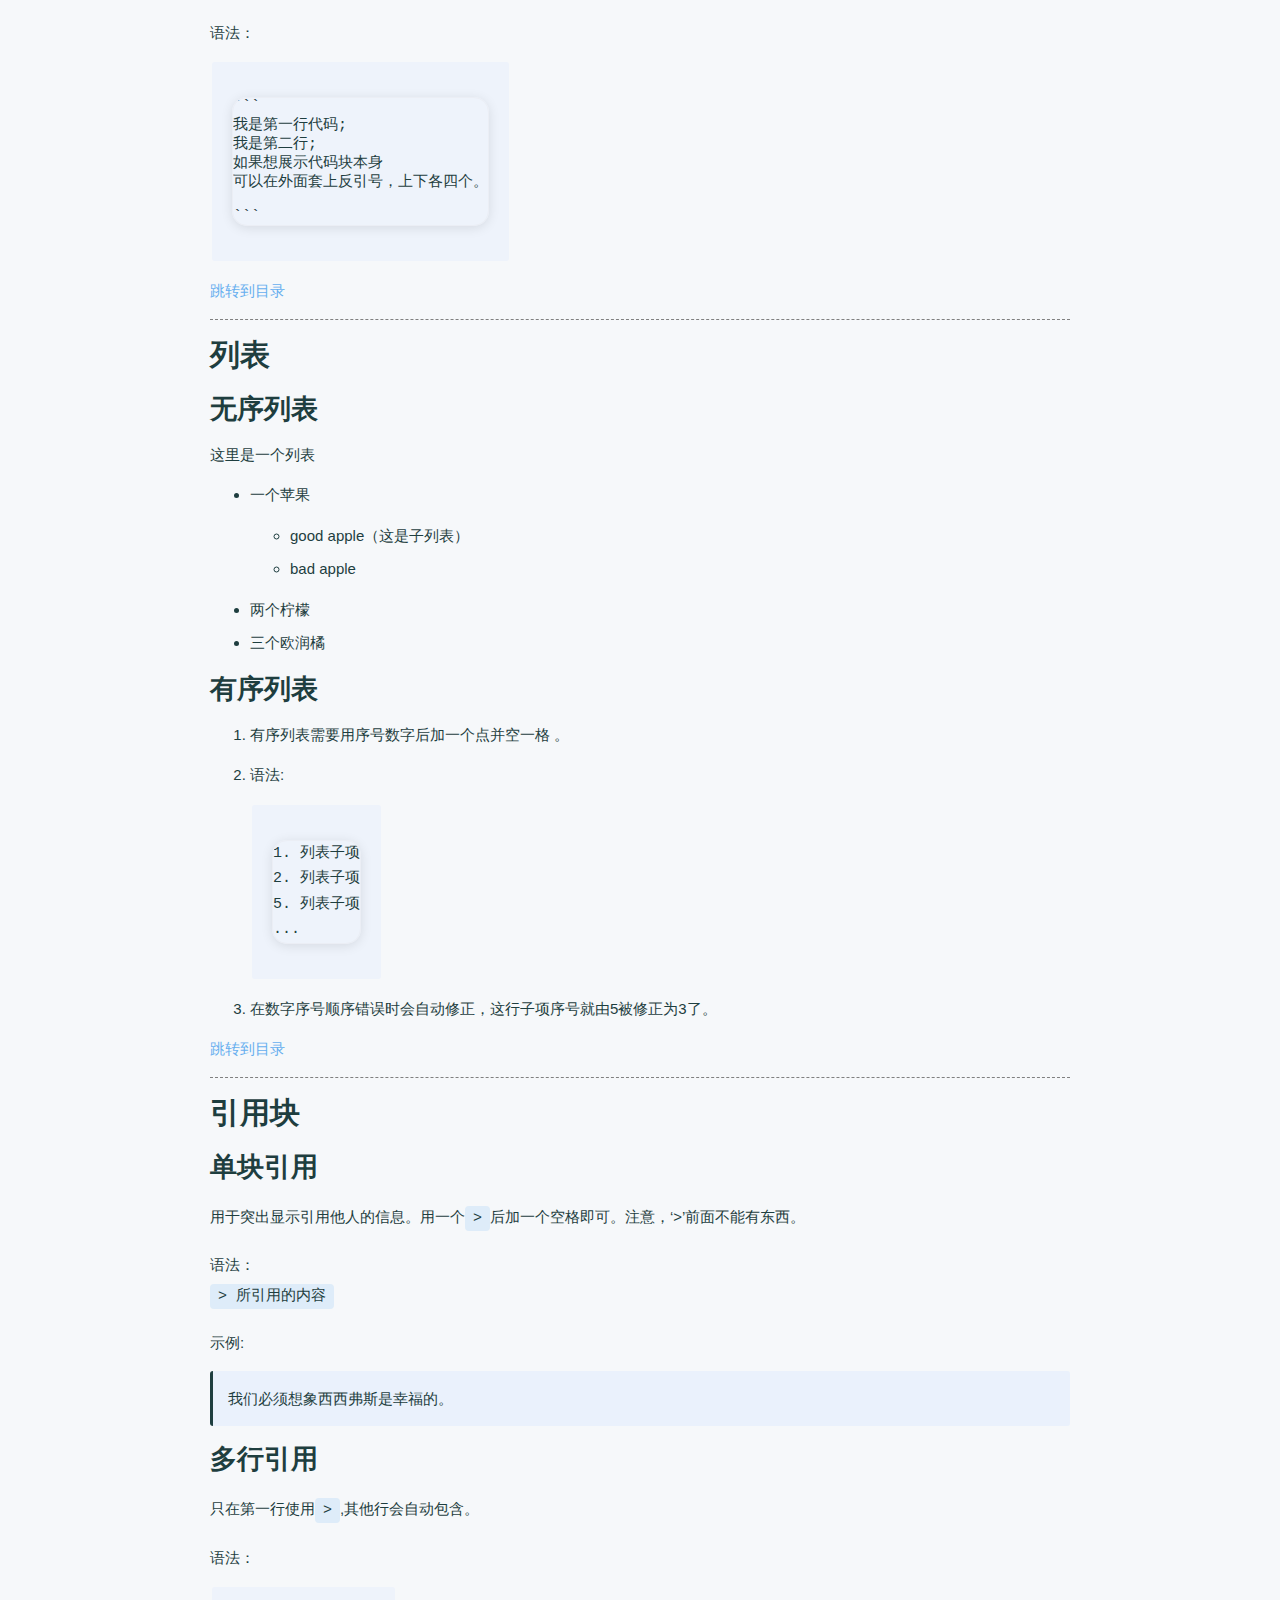
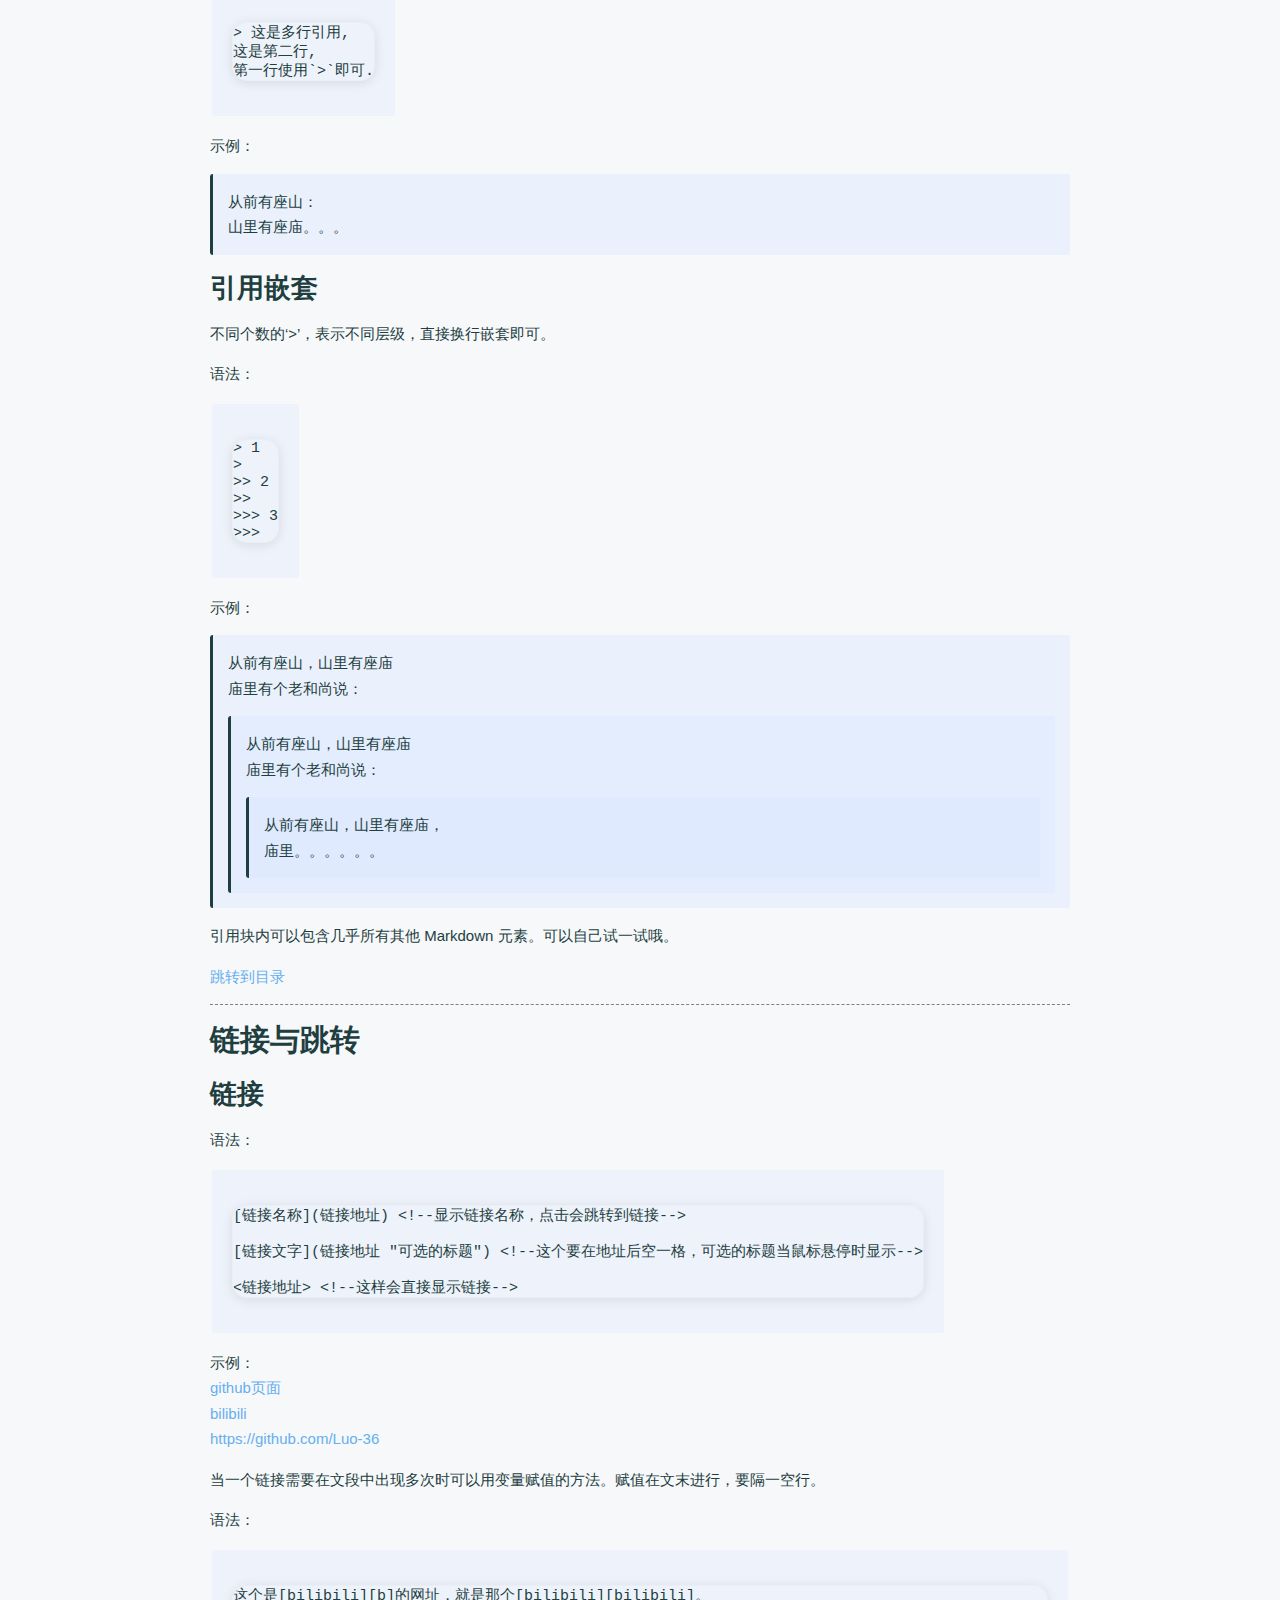
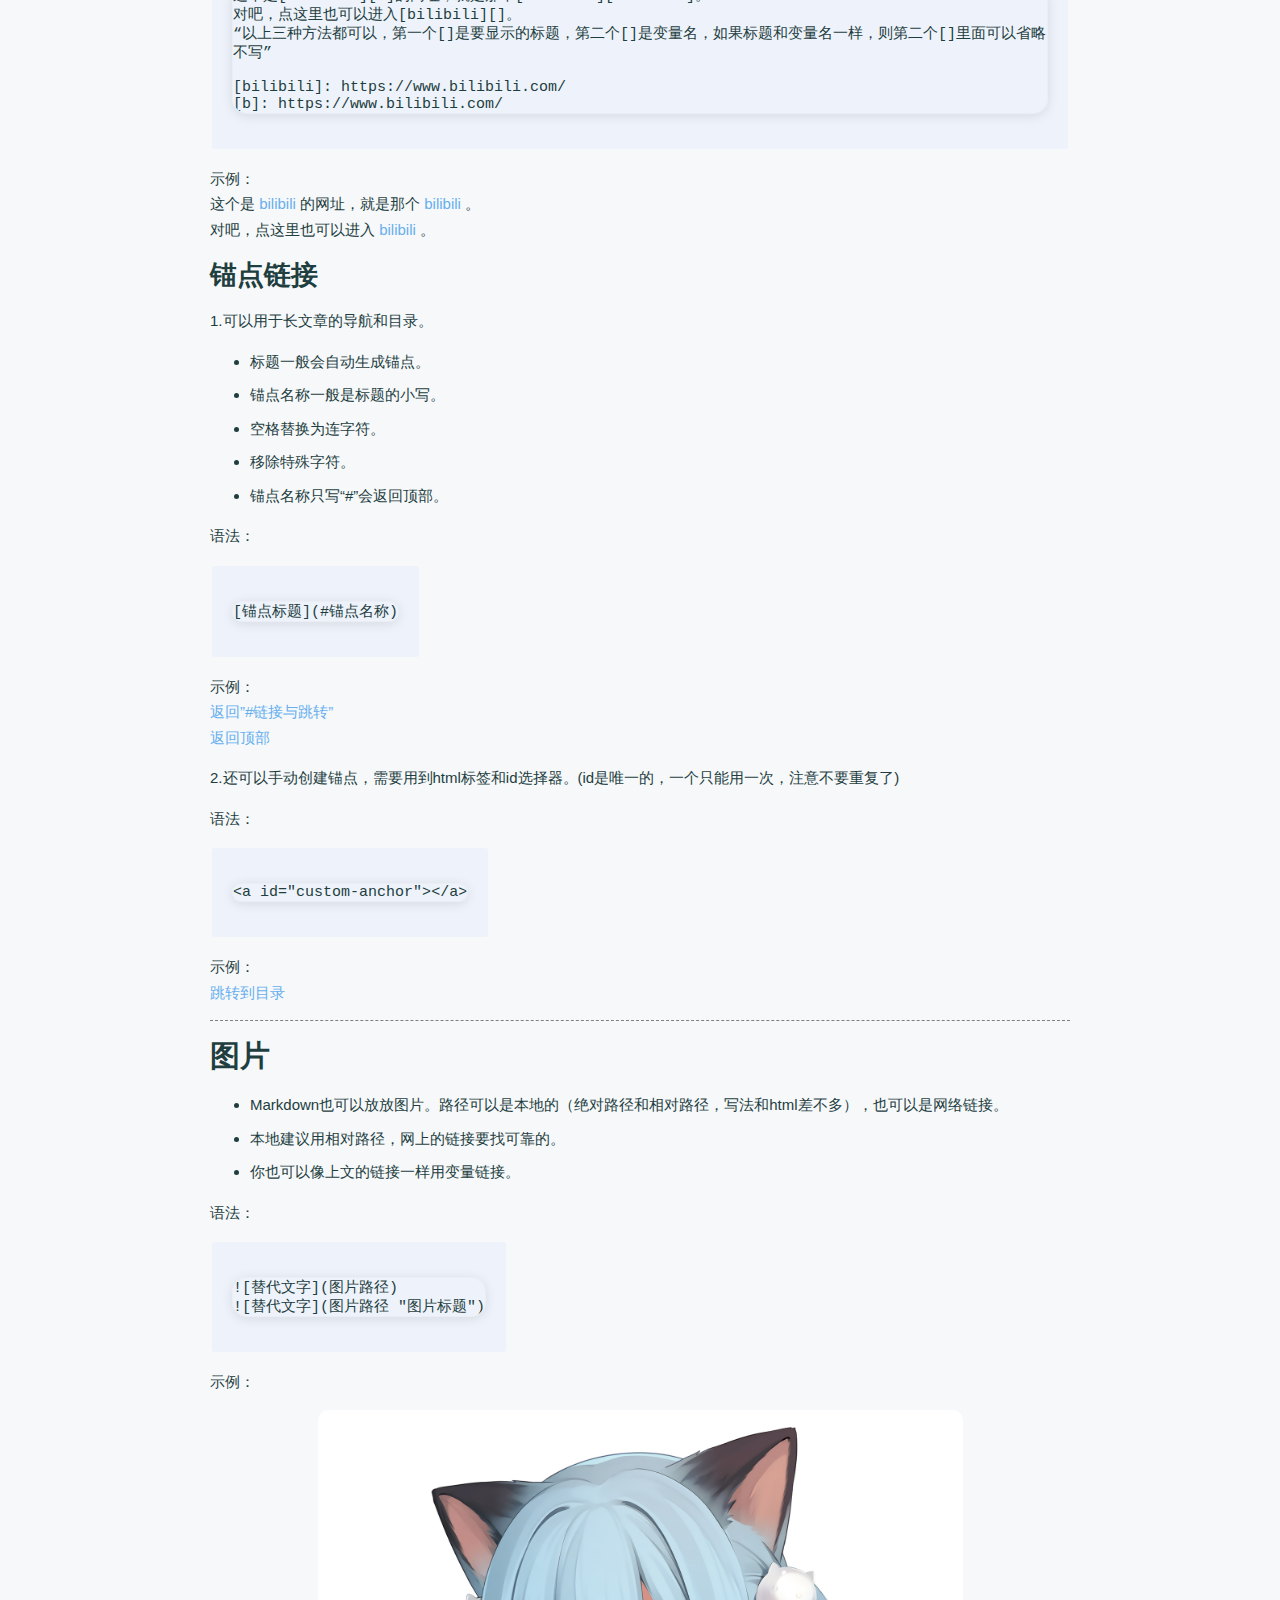
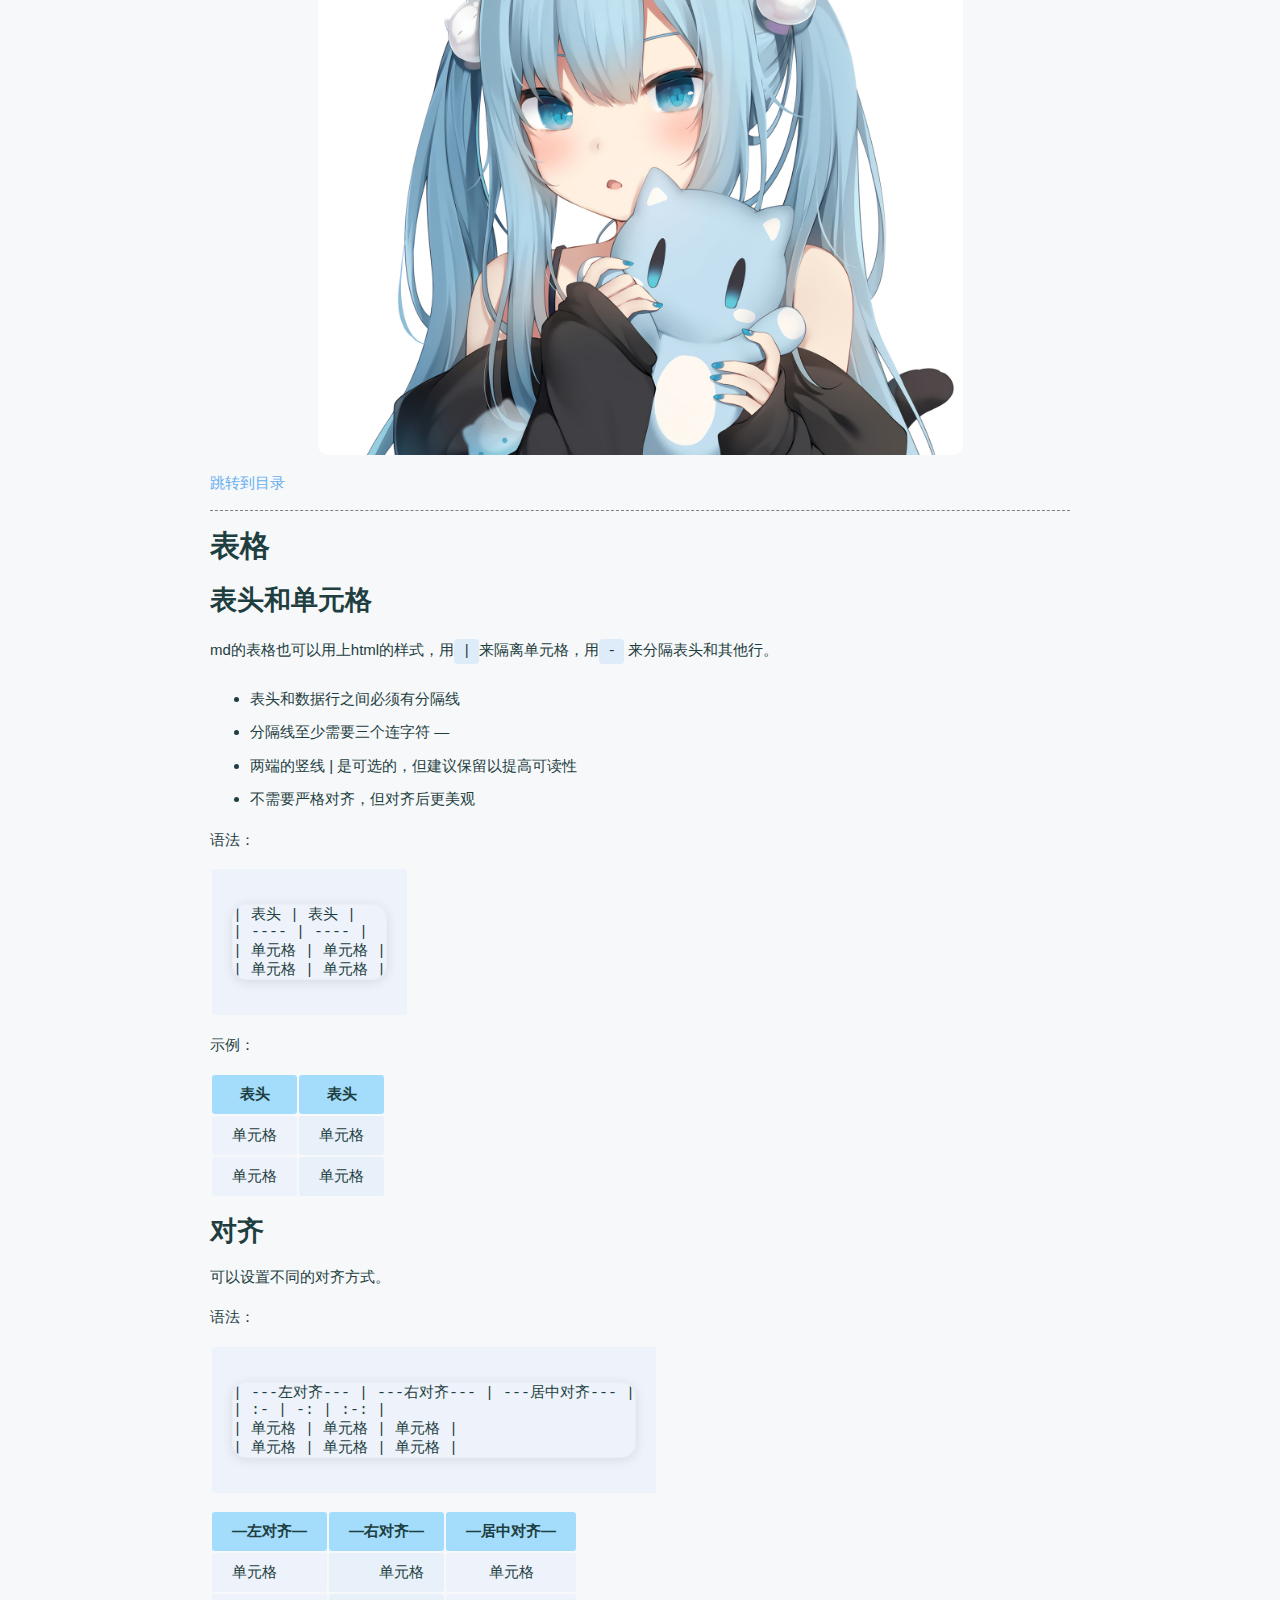
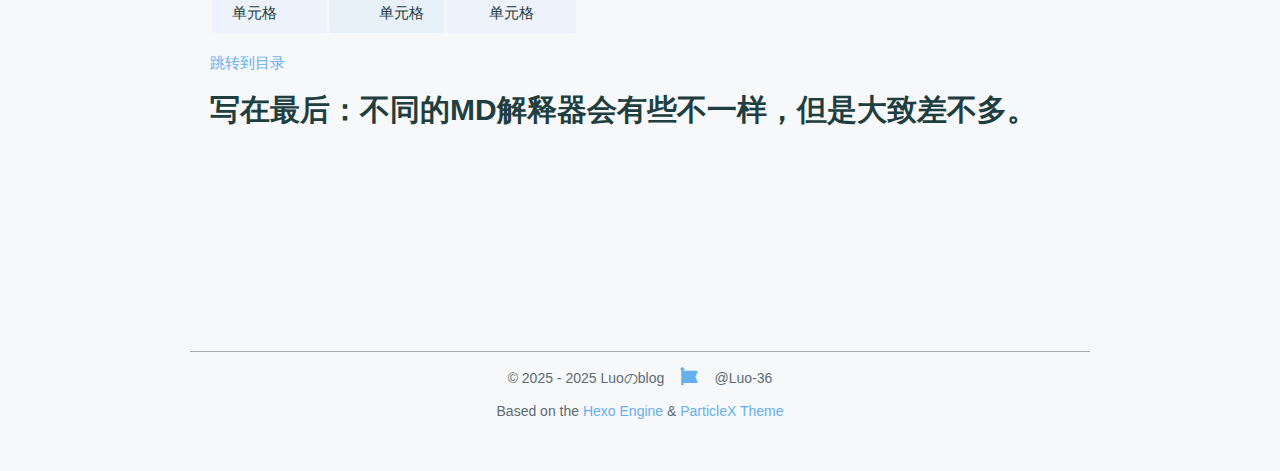
<file: 2025/12/10/梦开始的地方/index.html>
<!DOCTYPE html>
<html lang="zh">
<head>
    <meta charset="utf-8" />
    <title>梦开始的地方 | Luoのblog</title>
    <meta name="author" content="Luo-36" />
    <meta name="description" content="" />
    <meta name="keywords" content="" />
    <meta
        name="viewport"
        content="width=device-width, initial-scale=1.0, maximum-scale=1.0, user-scalable=0"
    />
    <link rel="icon" href="/images/avatar.jpg" />
    <link rel="preconnect" href="https://s4.zstatic.net" />
<script src="https://s4.zstatic.net/ajax/libs/vue/3.3.7/vue.global.prod.min.js"></script>
<link rel="stylesheet" href="https://s4.zstatic.net/ajax/libs/font-awesome/6.4.2/css/all.min.css" />
<link rel="preconnect" href="https://fonts.googleapis.cn" />
<link rel="preconnect" href="https://fonts.gstatic.cn" crossorigin />
<link
    rel="stylesheet"
    href="https://fonts.googleapis.cn/css2?family=Fira+Code:wght@400;500;600;700&family=Lexend:wght@400;500;600;700;800;900&family=Noto+Sans+SC:wght@400;500;600;700;800;900&display=swap"
/>
<script> const mixins = {}; </script>

<script src="https://polyfill.alicdn.com/v3/polyfill.min.js?features=default"></script>



<script src="https://s4.zstatic.net/ajax/libs/KaTeX/0.16.9/katex.min.js"></script>
<script src="https://s4.zstatic.net/ajax/libs/KaTeX/0.16.9/contrib/auto-render.min.js"></script>
<link rel="stylesheet" href="https://s4.zstatic.net/ajax/libs/KaTeX/0.16.9/katex.min.css" />
<script src="/js/lib/math.js"></script>


<script src="/js/lib/preview.js"></script>









<link rel="stylesheet" href="/css/main.css" />

<meta name="generator" content="Hexo 8.1.1"></head>
<body>
    <div id="layout">
        <transition name="fade">
            <div id="loading" v-show="loading">
                <div id="loading-circle">
                    <h2>LOADING...</h2>
                    <!-- <p>加载过慢请开启缓存 浏览器默认开启</p> -->
                    <img src="/images/loading.gif" />
                </div>
            </div>
        </transition>
        <div id="menu" :class="{ hidden: hiddenMenu, 'menu-color': menuColor}">
    <nav id="desktop-menu">
        <a class="title" href="/">
            <span>LUOのBLOG</span>
        </a>
        
        <a href="/">
            <i class="fa-solid fa-house fa-fw"></i>
            <span>&ensp;Home</span>
        </a>
        
        <a href="/about">
            <i class="fa-solid fa-id-card fa-fw"></i>
            <span>&ensp;About</span>
        </a>
        
        <a href="/archives">
            <i class="fa-solid fa-box-archive fa-fw"></i>
            <span>&ensp;Archives</span>
        </a>
        
        <a href="/categories">
            <i class="fa-solid fa-bookmark fa-fw"></i>
            <span>&ensp;Categories</span>
        </a>
        
        <a href="/tags">
            <i class="fa-solid fa-tags fa-fw"></i>
            <span>&ensp;Tags</span>
        </a>
        
    </nav>
    <nav id="mobile-menu">
        <div class="title" @click="showMenuItems = !showMenuItems">
            <i class="fa-solid fa-bars fa-fw"></i>
            <span>&emsp;LUOのBLOG</span>
        </div>
        <transition name="slide">
            <div class="items" v-show="showMenuItems">
                
                <a href="/">
                    <div class="item">
                        <div style="min-width: 20px; max-width: 50px; width: 10%">
                            <i class="fa-solid fa-house fa-fw"></i>
                        </div>
                        <div style="min-width: 100px; max-width: 150%; width: 20%">Home</div>
                    </div>
                </a>
                
                <a href="/about">
                    <div class="item">
                        <div style="min-width: 20px; max-width: 50px; width: 10%">
                            <i class="fa-solid fa-id-card fa-fw"></i>
                        </div>
                        <div style="min-width: 100px; max-width: 150%; width: 20%">About</div>
                    </div>
                </a>
                
                <a href="/archives">
                    <div class="item">
                        <div style="min-width: 20px; max-width: 50px; width: 10%">
                            <i class="fa-solid fa-box-archive fa-fw"></i>
                        </div>
                        <div style="min-width: 100px; max-width: 150%; width: 20%">Archives</div>
                    </div>
                </a>
                
                <a href="/categories">
                    <div class="item">
                        <div style="min-width: 20px; max-width: 50px; width: 10%">
                            <i class="fa-solid fa-bookmark fa-fw"></i>
                        </div>
                        <div style="min-width: 100px; max-width: 150%; width: 20%">Categories</div>
                    </div>
                </a>
                
                <a href="/tags">
                    <div class="item">
                        <div style="min-width: 20px; max-width: 50px; width: 10%">
                            <i class="fa-solid fa-tags fa-fw"></i>
                        </div>
                        <div style="min-width: 100px; max-width: 150%; width: 20%">Tags</div>
                    </div>
                </a>
                
            </div>
        </transition>
    </nav>
</div>
<transition name="fade">
    <div id="menu-curtain" @click="showMenuItems = !showMenuItems" v-show="showMenuItems"></div>
</transition>

        <div id="main" :class="loading ? 'into-enter-from': 'into-enter-active'">
            <div class="article">
    <div>
        <h1>梦开始的地方</h1>
    </div>
    <div class="info">
        <span class="date">
            <span class="icon">
                <i class="fa-solid fa-calendar fa-fw"></i>
            </span>
            2025/12/10
        </span>
        
        <span class="category">
            <a href="/categories/%E7%AC%94%E8%AE%B0/">
                <span class="icon">
                    <i class="fa-solid fa-bookmark fa-fw"></i>
                </span>
                笔记
            </a>
        </span>
        
        
        <span class="tags">
            <span class="icon">
                <i class="fa-solid fa-tags fa-fw"></i>
            </span>
            
            
            <span class="tag">
                
                <a href="/tags/Markdown/" style="color: #00a596">
                    Markdown
                </a>
            </span>
            
        </span>
        
    </div>
    
    <div class="content" v-pre>
        <h1 id="第一次写blog，先来试试Markdown吧！"><a href="#第一次写blog，先来试试Markdown吧！" class="headerlink" title="第一次写blog，先来试试Markdown吧！"></a>第一次写blog，先来试试Markdown吧！</h1><hr>
<p>Tip： </p>
<ul>
<li>要注意符号后留“空格”，这个是基本的语法。</li>
<li>写完文段要习惯空行，空行可以用来分隔段落和元素。</li>
<li>Markdown也支持使用html标签，因为Markdown就是为了转化为html，本文主要讲的是Markdown！<br>( <code># 标题</code> 经过解析器会转化为： <code>&lt;h1&gt;标题&lt;h1&gt;</code>)</li>
</ul>
<hr>
<p><a id="menu-"></a></p>
<h1 style="font-size: 50px; text-align: center; id='menu';">>>>目录<<<</h1>
<pre style="font-size: 20px;">

<ol>
<li><a href="#%E6%A0%87%E9%A2%98">标题</a></li>
<li><a href="#%E6%96%87%E6%9C%AC%E6%A0%BC%E5%BC%8F">文本格式</a></li>
<li><a href="#%E5%88%97%E8%A1%A8">列表</a></li>
<li><a href="#%E5%BC%95%E7%94%A8%E5%9D%97">引用块</a></li>
<li><a href="#%E9%93%BE%E6%8E%A5%E4%B8%8E%E8%B7%B3%E8%BD%AC">链接与跳转</a></li>
<li><a href="#%E5%9B%BE%E7%89%87">图片</a></li>
<li><a href="#%E8%A1%A8%E6%A0%BC">表格</a></li>
</ol>
<p></pre></p>
<hr>
<h1 id="标题"><a href="#标题" class="headerlink" title="标题:"></a>标题:</h1><p>#号前不能有字符（空格也算），几个#号就是几级标题，# 号和标题文字之间必须有一个空格。这是标准的 Markdown 语法要求。</p>
<p>语法： <code># 标题 ## 标题 ### 标题 #### 标题 ##### 标题 ##### 标题</code>  </p>
<p>示例： </p>
<h1 id="一级标题"><a href="#一级标题" class="headerlink" title="一级标题"></a>一级标题</h1><h2 id="二级标题"><a href="#二级标题" class="headerlink" title="二级标题"></a>二级标题</h2><h3 id="三级标题"><a href="#三级标题" class="headerlink" title="三级标题"></a>三级标题</h3><h4 id="四级标题"><a href="#四级标题" class="headerlink" title="四级标题"></a>四级标题</h4><h5 id="五级标题"><a href="#五级标题" class="headerlink" title="五级标题"></a>五级标题</h5><h6 id="六级标题"><a href="#六级标题" class="headerlink" title="六级标题"></a>六级标题</h6><h1 id="我是“-”标题"><a href="#我是“-”标题" class="headerlink" title="我是“&#x3D;&#x3D;&#x3D;”标题"></a>我是“&#x3D;&#x3D;&#x3D;”标题</h1><h2 id="我是“—”标题"><a href="#我是“—”标题" class="headerlink" title="我是“—”标题"></a>我是“—”标题</h2><p>(不建议使用)</p>
<p><a href="#menu-">跳转到目录</a></p>
<hr>
<h1 id="文本格式"><a href="#文本格式" class="headerlink" title="文本格式"></a>文本格式</h1><h2 id="换行"><a href="#换行" class="headerlink" title="换行"></a>换行</h2><p>文本段落直接写就可以了。<br>换行的标准格式是用两个以上的空格加回车。<br>有些解析器只需要回车，不过尽量按照标准来吧，避免出错。  </p>
<h2 id="字体"><a href="#字体" class="headerlink" title="字体"></a>字体</h2><p>粗体： 这是<strong>粗体</strong>（在文字两边加两个*号，或者文字两边加两个__）<br>语法： <code>**文字**</code> <code>__文字__</code> </p>
<p>斜体： 这是 <strong>斜体</strong> （在文字两边加两个“_”下划线，或者文字两边加*）<br>语法： <code>__文字__</code> <code>*文字*</code></p>
<p>粗斜体： 这是 <em><strong>粗斜体</strong></em> 或者 <strong>这样</strong> （在文字两边加三个“ * ”或者下划线“ _ ”）<br>语法： <code>***粗斜体*** ___粗斜体___</code><br>推荐使用“ * ”，兼容性更好。  </p>
<h2 id="分隔线"><a href="#分隔线" class="headerlink" title="分隔线"></a>分隔线</h2><p>有好几种方法：可以在一行中用三个以上星号，或者减号，或是下划线来建立分隔线。<br>语法：<code>*** --- ___</code><br>示例：你看到的分隔线都是。</p>
<h2 id="删除线"><a href="#删除线" class="headerlink" title="删除线"></a>删除线</h2><p>在文字两端加波浪号~，要紧贴着，不需要加空格。<br>语法： <code>~~文字~~</code><br>示例： <del>像这样</del></p>
<h2 id="下划线"><a href="#下划线" class="headerlink" title="下划线"></a>下划线</h2><p>用HTML的u标签。<br><u>像这样带下划线</u></p>
<h2 id="脚注"><a href="#脚注" class="headerlink" title="脚注"></a>脚注</h2><p>就是在鼠标悬停在上边时会显示的，对文本的补充说明。<br>语法：<br><code>   [^要设置脚注的文字]</code><br><code>   [^要设置脚注的文字]: 脚注内容</code>  </p>
<p>(脚注不是传统markdown语法，有些环境不支持，比如这里，下面的代码不会渲染)<br>示例：[^鼠标悬停在我上面试试]<br>[^鼠标悬停在我上面试试]: 我是脚注</p>
<h2 id="行内代码标记"><a href="#行内代码标记" class="headerlink" title="行内代码标记"></a>行内代码标记</h2><p>用于标记文本中的代码,用反引号，如果标记的代码本身有反引号就用 <code>`` `code` ``</code> 嵌套。 以此类推增加反引号个数来显示更多反引号。  </p>
<p>语法： <code>`code`</code><br>示例： <code>printf(&quot;hello world!&quot;);</code></p>
<h2 id="代码块"><a href="#代码块" class="headerlink" title="代码块"></a>代码块</h2><p>用三个反引号上下把代码包围起来可以显示代码块。</p>
<p>语法：</p>
<figure class="highlight arcade"><table><tr><td class="code"><pre><span class="line"><span class="string">``</span><span class="string">`</span></span><br><span class="line"><span class="string">    我是第一行代码;</span></span><br><span class="line"><span class="string">    我是第二行;</span></span><br><span class="line"><span class="string">    如果想展示代码块本身</span></span><br><span class="line"><span class="string">    可以在外面套上反引号，上下各四个。</span></span><br><span class="line"><span class="string"></span></span><br><span class="line"><span class="string">`</span><span class="string">``</span></span><br></pre></td></tr></table></figure>

<p><a href="#menu-">跳转到目录</a></p>
<hr>
<h1 id="列表"><a href="#列表" class="headerlink" title="列表"></a>列表</h1><h2 id="无序列表"><a href="#无序列表" class="headerlink" title="无序列表"></a>无序列表</h2><p>这里是一个列表</p>
<ul>
<li>一个苹果<ul>
<li>good apple（这是子列表）</li>
<li>bad apple</li>
</ul>
</li>
<li>两个柠檬</li>
<li>三个欧润橘</li>
</ul>
<h2 id="有序列表"><a href="#有序列表" class="headerlink" title="有序列表"></a>有序列表</h2><ol>
<li><p>有序列表需要用序号数字后加一个点并空一格 。  </p>
</li>
<li><p>语法:  </p>
 <figure class="highlight markdown"><table><tr><td class="code"><pre><span class="line"><span class="bullet">1.</span> 列表子项  </span><br><span class="line"><span class="bullet">2.</span> 列表子项  </span><br><span class="line"><span class="bullet">5.</span> 列表子项 </span><br><span class="line">...</span><br></pre></td></tr></table></figure>
</li>
<li><p>在数字序号顺序错误时会自动修正，这行子项序号就由5被修正为3了。</p>
</li>
</ol>
<p><a href="#menu-">跳转到目录</a></p>
<hr>
<h1 id="引用块"><a href="#引用块" class="headerlink" title="引用块"></a>引用块</h1><h2 id="单块引用"><a href="#单块引用" class="headerlink" title="单块引用"></a>单块引用</h2><p>用于突出显示引用他人的信息。用一个<code>&gt;</code>后加一个空格即可。注意，‘&gt;’前面不能有东西。</p>
<p>语法：<br><code>&gt; 所引用的内容</code>  </p>
<p>示例:</p>
<blockquote>
<p>我们必须想象西西弗斯是幸福的。</p>
</blockquote>
<h2 id="多行引用"><a href="#多行引用" class="headerlink" title="多行引用"></a>多行引用</h2><p>只在第一行使用<code>&gt;</code>,其他行会自动包含。</p>
<p>语法：  </p>
<figure class="highlight autohotkey"><table><tr><td class="code"><pre><span class="line">&gt; 这是多行引用,  </span><br><span class="line">这是第二行,</span><br><span class="line">第一行使用`&gt;`即可.  </span><br></pre></td></tr></table></figure>

<p>示例：</p>
<blockquote>
<p>从前有座山：<br>山里有座庙。。。</p>
</blockquote>
<h2 id="引用嵌套"><a href="#引用嵌套" class="headerlink" title="引用嵌套"></a>引用嵌套</h2><p>不同个数的‘&gt;’，表示不同层级，直接换行嵌套即可。</p>
<p>语法：</p>
<figure class="highlight shell"><table><tr><td class="code"><pre><span class="line"><span class="meta prompt_">&gt; </span><span class="language-bash">1</span></span><br><span class="line"><span class="meta prompt_">&gt;</span><span class="language-bash"></span></span><br><span class="line"><span class="language-bash">&gt;&gt; 2</span></span><br><span class="line"><span class="meta prompt_">&gt;</span><span class="language-bash">&gt;</span> </span><br><span class="line"><span class="meta prompt_">&gt;</span><span class="language-bash">&gt;&gt; 3</span></span><br><span class="line"><span class="meta prompt_">&gt;</span><span class="language-bash">&gt;&gt;</span></span><br></pre></td></tr></table></figure>

<p>示例：</p>
<blockquote>
<p>从前有座山，山里有座庙<br>庙里有个老和尚说：</p>
<blockquote>
<p>从前有座山，山里有座庙<br>庙里有个老和尚说：</p>
<blockquote>
<p>从前有座山，山里有座庙，<br>庙里。。。。。。</p>
</blockquote>
</blockquote>
</blockquote>
<p>引用块内可以包含几乎所有其他 Markdown 元素。可以自己试一试哦。</p>
<p><a href="#menu-">跳转到目录</a></p>
<hr>
<h1 id="链接与跳转"><a href="#链接与跳转" class="headerlink" title="链接与跳转"></a>链接与跳转</h1><h2 id="链接"><a href="#链接" class="headerlink" title="链接"></a>链接</h2><p>语法：</p>
<figure class="highlight xml"><table><tr><td class="code"><pre><span class="line">[链接名称](链接地址)    <span class="comment">&lt;!--显示链接名称，点击会跳转到链接--&gt;</span></span><br><span class="line"></span><br><span class="line">[链接文字](链接地址 &quot;可选的标题&quot;)    <span class="comment">&lt;!--这个要在地址后空一格，可选的标题当鼠标悬停时显示--&gt;</span></span><br><span class="line"></span><br><span class="line"><span class="tag">&lt;<span class="name">链接地址</span>&gt;</span>  <span class="comment">&lt;!--这样会直接显示链接--&gt;</span></span><br></pre></td></tr></table></figure>

<p>示例：<br><a target="_blank" rel="noopener" href="https://github.com/Luo-36/Luo-36.github.io">github页面</a><br><a target="_blank" rel="noopener" href="https://www.bilibili.com/" title="b站">bilibili</a><br><a target="_blank" rel="noopener" href="https://github.com/Luo-36">https://github.com/Luo-36</a> </p>
<p>当一个链接需要在文段中出现多次时可以用变量赋值的方法。赋值在文末进行，要隔一空行。</p>
<p>语法：</p>
<figure class="highlight less"><table><tr><td class="code"><pre><span class="line">这个是<span class="selector-attr">[bilibili]</span><span class="selector-attr">[b]</span>的网址，就是那个<span class="selector-attr">[bilibili]</span><span class="selector-attr">[bilibili]</span>。  </span><br><span class="line">对吧，点这里也可以进入<span class="selector-attr">[bilibili]</span><span class="selector-attr">[]</span>。</span><br><span class="line">“以上三种方法都可以，第一个<span class="selector-attr">[]</span>是要显示的标题，第二个<span class="selector-attr">[]</span>是变量名，如果标题和变量名一样，则第二个<span class="selector-attr">[]</span>里面可以省略不写”</span><br><span class="line"></span><br><span class="line"><span class="selector-attr">[bilibili]</span>: <span class="selector-tag">https</span>:<span class="comment">//www.bilibili.com/</span></span><br><span class="line"><span class="selector-attr">[b]</span>: <span class="selector-tag">https</span>:<span class="comment">//www.bilibili.com/</span></span><br></pre></td></tr></table></figure>

<p>示例：<br>这个是 <a target="_blank" rel="noopener" href="https://www.bilibili.com/">bilibili</a> 的网址，就是那个 <a target="_blank" rel="noopener" href="https://www.bilibili.com/">bilibili</a> 。<br>对吧，点这里也可以进入 <a target="_blank" rel="noopener" href="https://www.bilibili.com/">bilibili</a> 。</p>
<h2 id="锚点链接"><a href="#锚点链接" class="headerlink" title="锚点链接"></a>锚点链接</h2><p>1.可以用于长文章的导航和目录。</p>
<ul>
<li>标题一般会自动生成锚点。  </li>
<li>锚点名称一般是标题的小写。</li>
<li>空格替换为连字符。  </li>
<li>移除特殊字符。 </li>
<li>锚点名称只写“#”会返回顶部。</li>
</ul>
<p>语法：</p>
<figure class="highlight scheme"><table><tr><td class="code"><pre><span class="line">[<span class="name">锚点标题</span>](#锚点名称)</span><br></pre></td></tr></table></figure>

<p>示例：<br><a href="#%E9%93%BE%E6%8E%A5%E4%B8%8E%E8%B7%B3%E8%BD%AC">返回”#链接与跳转”</a><br><a href="#">返回顶部</a></p>
<p>2.还可以手动创建锚点，需要用到html标签和id选择器。(id是唯一的，一个只能用一次，注意不要重复了)</p>
<p>语法：</p>
<figure class="highlight xml"><table><tr><td class="code"><pre><span class="line"><span class="tag">&lt;<span class="name">a</span> <span class="attr">id</span>=<span class="string">&quot;custom-anchor&quot;</span>&gt;</span><span class="tag">&lt;/<span class="name">a</span>&gt;</span></span><br></pre></td></tr></table></figure>

<p>示例：<br><a href="#menu-">跳转到目录</a></p>
<hr>
<h1 id="图片"><a href="#图片" class="headerlink" title="图片"></a>图片</h1><ul>
<li>Markdown也可以放放图片。路径可以是本地的（绝对路径和相对路径，写法和html差不多），也可以是网络链接。</li>
<li>本地建议用相对路径，网上的链接要找可靠的。</li>
<li>你也可以像上文的链接一样用变量链接。</li>
</ul>
<p>语法：</p>
<figure class="highlight scss"><table><tr><td class="code"><pre><span class="line">!<span class="selector-attr">[替代文字]</span>(图片路径)</span><br><span class="line">!<span class="selector-attr">[替代文字]</span>(图片路径 &quot;图片标题&quot;)</span><br></pre></td></tr></table></figure>

<p>示例：<br><img src="/images/avatar.jpg" alt="恋" title="古明地恋"></p>
<p><a href="#menu-">跳转到目录</a></p>
<hr>
<h1 id="表格"><a href="#表格" class="headerlink" title="表格"></a>表格</h1><h2 id="表头和单元格"><a href="#表头和单元格" class="headerlink" title="表头和单元格"></a>表头和单元格</h2><p>md的表格也可以用上html的样式，用<code>|</code>来隔离单元格，用<code>-</code> 来分隔表头和其他行。</p>
<ul>
<li>表头和数据行之间必须有分隔线</li>
<li>分隔线至少需要三个连字符 —</li>
<li>两端的竖线 | 是可选的，但建议保留以提高可读性</li>
<li>不需要严格对齐，但对齐后更美观</li>
</ul>
<p>语法：</p>
<figure class="highlight gherkin"><table><tr><td class="code"><pre><span class="line">|<span class="string">  表头   </span>|<span class="string"> 表头  </span>|</span><br><span class="line">|<span class="string">  ----  </span>|<span class="string"> ----  </span>|</span><br><span class="line">|<span class="string"> 单元格  </span>|<span class="string"> 单元格 </span>|</span><br><span class="line">|<span class="string"> 单元格  </span>|<span class="string"> 单元格 </span>|</span><br></pre></td></tr></table></figure>
<p>示例：</p>
<table>
<thead>
<tr>
<th>表头</th>
<th>表头</th>
</tr>
</thead>
<tbody><tr>
<td>单元格</td>
<td>单元格</td>
</tr>
<tr>
<td>单元格</td>
<td>单元格</td>
</tr>
</tbody></table>
<h2 id="对齐"><a href="#对齐" class="headerlink" title="对齐"></a>对齐</h2><p>可以设置不同的对齐方式。</p>
<p>语法：</p>
<figure class="highlight gherkin"><table><tr><td class="code"><pre><span class="line">|<span class="string"> ---左对齐--- </span>|<span class="string"> ---右对齐--- </span>|<span class="string"> ---居中对齐--- </span>|</span><br><span class="line">|<span class="string"> :- </span>|<span class="string"> -: </span>|<span class="string"> :-: </span>|</span><br><span class="line">|<span class="string"> 单元格 </span>|<span class="string"> 单元格 </span>|<span class="string"> 单元格 </span>|</span><br><span class="line">|<span class="string"> 单元格 </span>|<span class="string"> 单元格 </span>|<span class="string"> 单元格 </span>|</span><br></pre></td></tr></table></figure>

<table>
<thead>
<tr>
<th align="left">—左对齐—</th>
<th align="right">—右对齐—</th>
<th align="center">—居中对齐—</th>
</tr>
</thead>
<tbody><tr>
<td align="left">单元格</td>
<td align="right">单元格</td>
<td align="center">单元格</td>
</tr>
<tr>
<td align="left">单元格</td>
<td align="right">单元格</td>
<td align="center">单元格</td>
</tr>
</tbody></table>
<p><a href="#menu-">跳转到目录</a></p>
<h1 id="写在最后：不同的MD解释器会有些不一样，但是大致差不多。"><a href="#写在最后：不同的MD解释器会有些不一样，但是大致差不多。" class="headerlink" title="写在最后：不同的MD解释器会有些不一样，但是大致差不多。"></a>写在最后：不同的MD解释器会有些不一样，但是大致差不多。</h1>
    </div>
    
    
    
    
    
    
    
</div>

            <footer id="footer">
    <div id="footer-wrap">
        <div>
            &copy;
            2025 - 2025 Luoのblog
            <span id="footer-icon">
                <i class="fa-solid fa-font-awesome fa-fw"></i>
            </span>
            &commat;Luo-36
        </div>
        <div>
            Based on the <a target="_blank" rel="noopener" href="https://hexo.io">Hexo Engine</a> &amp;
            <a target="_blank" rel="noopener" href="https://github.com/theme-particlex/hexo-theme-particlex">ParticleX Theme</a>
        </div>
        
    </div>
</footer>

        </div>
        
        <transition name="fade">
            <div id="preview" ref="preview" v-show="previewShow">
                <img id="preview-content" ref="previewContent" />
            </div>
        </transition>
        
    </div>
    <script src="/js/main.js"></script>
    
    




    
</body>
</html>
</file>
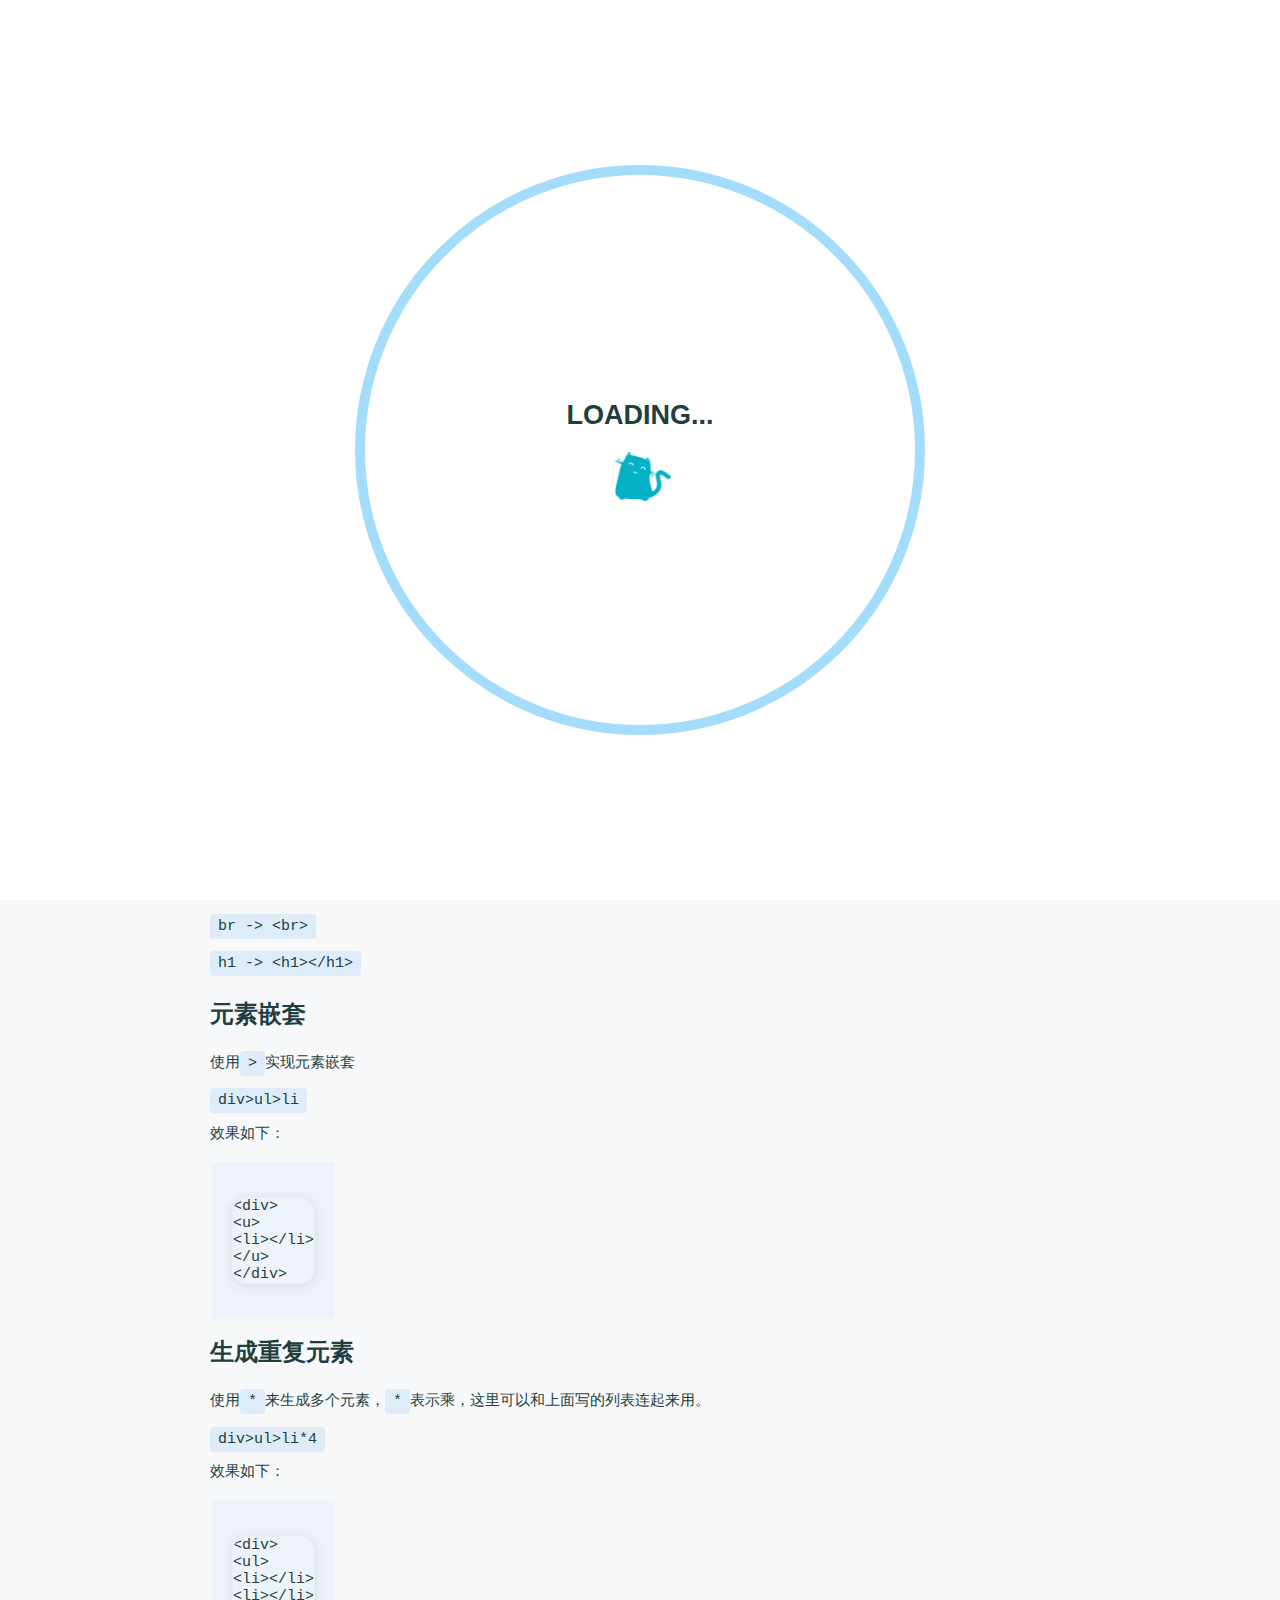
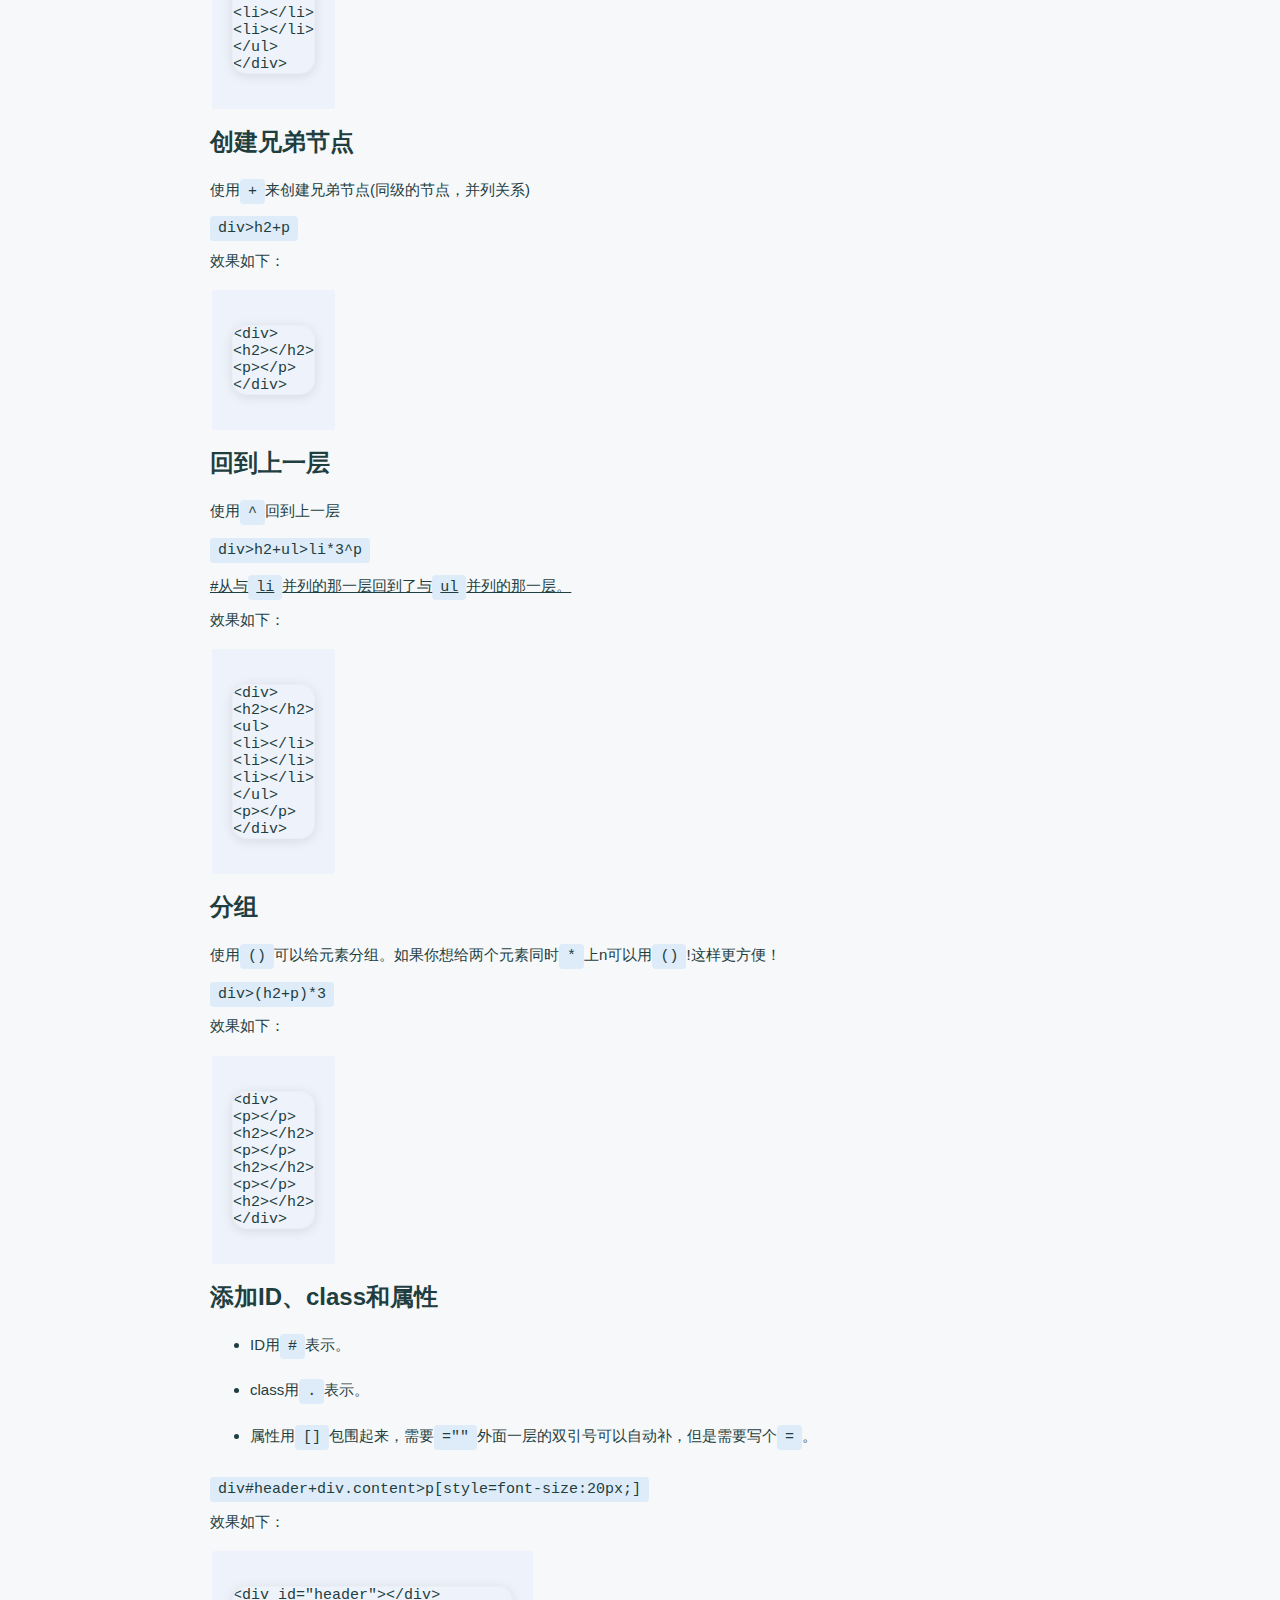
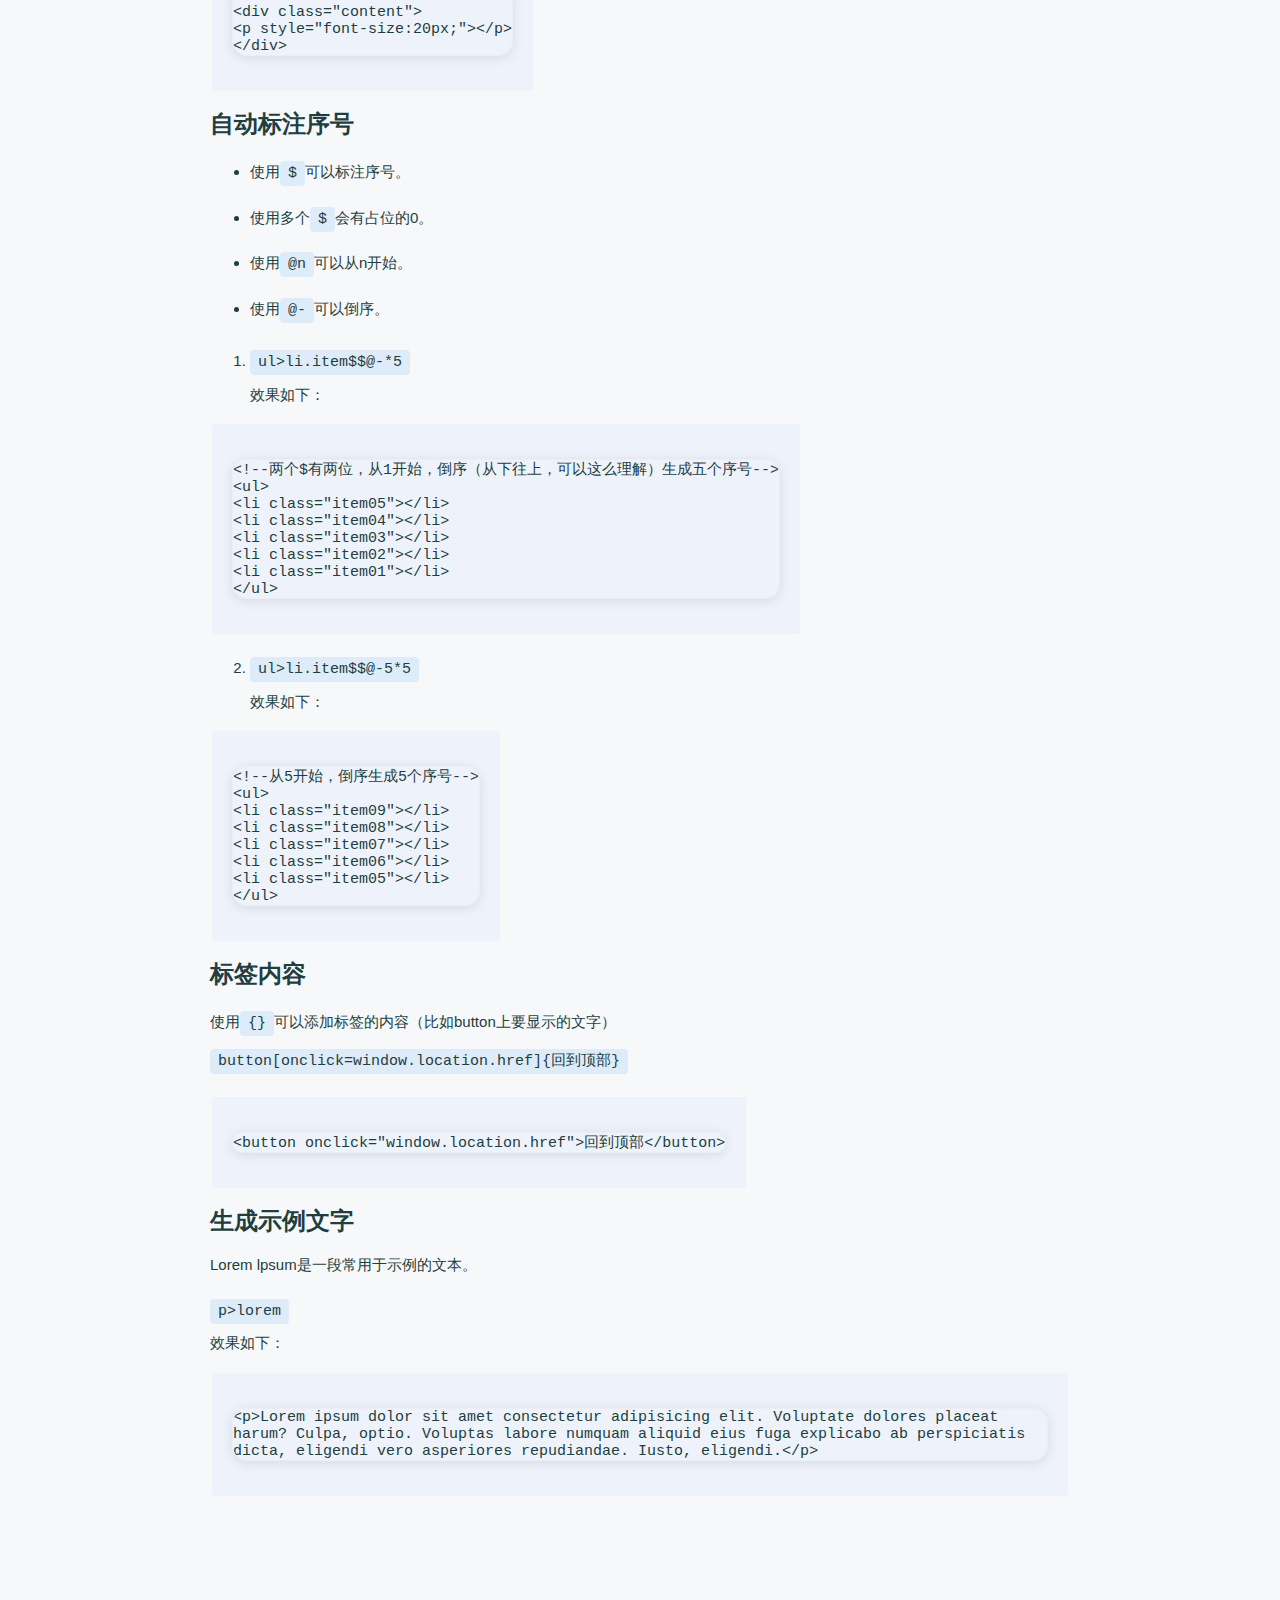
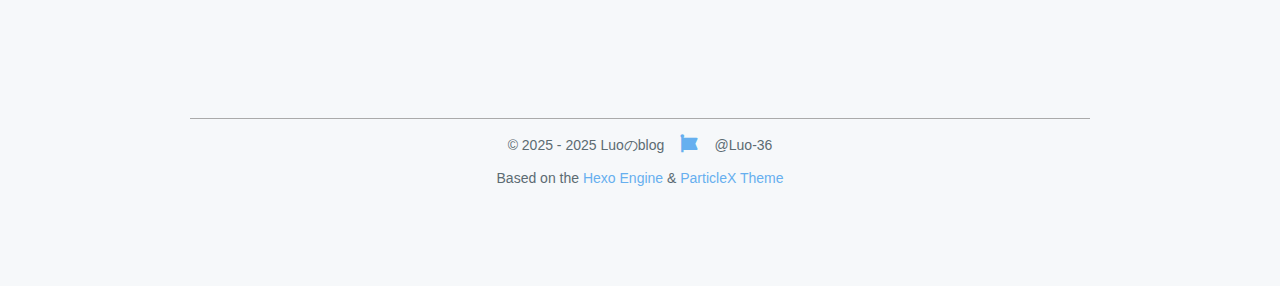
<file: 2025/12/18/Emmet/index.html>
<!DOCTYPE html>
<html lang="zh">
<head>
    <meta charset="utf-8" />
    <title>Emmet | Luoのblog</title>
    <meta name="author" content="Luo-36" />
    <meta name="description" content="" />
    <meta name="keywords" content="" />
    <meta
        name="viewport"
        content="width=device-width, initial-scale=1.0, maximum-scale=1.0, user-scalable=0"
    />
    <link rel="icon" href="/images/avatar.jpg" />
    <link rel="preconnect" href="https://s4.zstatic.net" />
<script src="https://s4.zstatic.net/ajax/libs/vue/3.3.7/vue.global.prod.min.js"></script>
<link rel="stylesheet" href="https://s4.zstatic.net/ajax/libs/font-awesome/6.4.2/css/all.min.css" />
<link rel="preconnect" href="https://fonts.googleapis.cn" />
<link rel="preconnect" href="https://fonts.gstatic.cn" crossorigin />
<link
    rel="stylesheet"
    href="https://fonts.googleapis.cn/css2?family=Fira+Code:wght@400;500;600;700&family=Lexend:wght@400;500;600;700;800;900&family=Noto+Sans+SC:wght@400;500;600;700;800;900&display=swap"
/>
<script> const mixins = {}; </script>

<script src="https://polyfill.alicdn.com/v3/polyfill.min.js?features=default"></script>



<script src="https://s4.zstatic.net/ajax/libs/KaTeX/0.16.9/katex.min.js"></script>
<script src="https://s4.zstatic.net/ajax/libs/KaTeX/0.16.9/contrib/auto-render.min.js"></script>
<link rel="stylesheet" href="https://s4.zstatic.net/ajax/libs/KaTeX/0.16.9/katex.min.css" />
<script src="/js/lib/math.js"></script>


<script src="/js/lib/preview.js"></script>









<link rel="stylesheet" href="/css/main.css" />

<meta name="generator" content="Hexo 8.1.1"></head>
<body>
    <div id="layout">
        <transition name="fade">
            <div id="loading" v-show="loading">
                <div id="loading-circle">
                    <h2>LOADING...</h2>
                    <!-- <p>加载过慢请开启缓存 浏览器默认开启</p> -->
                    <img src="/images/loading.gif" />
                </div>
            </div>
        </transition>
        <div id="menu" :class="{ hidden: hiddenMenu, 'menu-color': menuColor}">
    <nav id="desktop-menu">
        <a class="title" href="/">
            <span>LUOのBLOG</span>
        </a>
        
        <a href="/">
            <i class="fa-solid fa-house fa-fw"></i>
            <span>&ensp;Home</span>
        </a>
        
        <a href="/about">
            <i class="fa-solid fa-id-card fa-fw"></i>
            <span>&ensp;About</span>
        </a>
        
        <a href="/archives">
            <i class="fa-solid fa-box-archive fa-fw"></i>
            <span>&ensp;Archives</span>
        </a>
        
        <a href="/categories">
            <i class="fa-solid fa-bookmark fa-fw"></i>
            <span>&ensp;Categories</span>
        </a>
        
        <a href="/tags">
            <i class="fa-solid fa-tags fa-fw"></i>
            <span>&ensp;Tags</span>
        </a>
        
    </nav>
    <nav id="mobile-menu">
        <div class="title" @click="showMenuItems = !showMenuItems">
            <i class="fa-solid fa-bars fa-fw"></i>
            <span>&emsp;LUOのBLOG</span>
        </div>
        <transition name="slide">
            <div class="items" v-show="showMenuItems">
                
                <a href="/">
                    <div class="item">
                        <div style="min-width: 20px; max-width: 50px; width: 10%">
                            <i class="fa-solid fa-house fa-fw"></i>
                        </div>
                        <div style="min-width: 100px; max-width: 150%; width: 20%">Home</div>
                    </div>
                </a>
                
                <a href="/about">
                    <div class="item">
                        <div style="min-width: 20px; max-width: 50px; width: 10%">
                            <i class="fa-solid fa-id-card fa-fw"></i>
                        </div>
                        <div style="min-width: 100px; max-width: 150%; width: 20%">About</div>
                    </div>
                </a>
                
                <a href="/archives">
                    <div class="item">
                        <div style="min-width: 20px; max-width: 50px; width: 10%">
                            <i class="fa-solid fa-box-archive fa-fw"></i>
                        </div>
                        <div style="min-width: 100px; max-width: 150%; width: 20%">Archives</div>
                    </div>
                </a>
                
                <a href="/categories">
                    <div class="item">
                        <div style="min-width: 20px; max-width: 50px; width: 10%">
                            <i class="fa-solid fa-bookmark fa-fw"></i>
                        </div>
                        <div style="min-width: 100px; max-width: 150%; width: 20%">Categories</div>
                    </div>
                </a>
                
                <a href="/tags">
                    <div class="item">
                        <div style="min-width: 20px; max-width: 50px; width: 10%">
                            <i class="fa-solid fa-tags fa-fw"></i>
                        </div>
                        <div style="min-width: 100px; max-width: 150%; width: 20%">Tags</div>
                    </div>
                </a>
                
            </div>
        </transition>
    </nav>
</div>
<transition name="fade">
    <div id="menu-curtain" @click="showMenuItems = !showMenuItems" v-show="showMenuItems"></div>
</transition>

        <div id="main" :class="loading ? 'into-enter-from': 'into-enter-active'">
            <div class="article">
    <div>
        <h1>Emmet</h1>
    </div>
    <div class="info">
        <span class="date">
            <span class="icon">
                <i class="fa-solid fa-calendar fa-fw"></i>
            </span>
            2025/12/18
        </span>
        
        
        <span class="tags">
            <span class="icon">
                <i class="fa-solid fa-tags fa-fw"></i>
            </span>
            
            
            <span class="tag">
                
                <a href="/tags/skill/" style="color: #00bcd4">
                    skill
                </a>
            </span>
            
        </span>
        
    </div>
    
    <div class="content" v-pre>
        <h1 id="Emmet语法"><a href="#Emmet语法" class="headerlink" title="Emmet语法"></a>Emmet语法</h1><hr>
<p>Emmet是一个插件，可以提高前端的代码效率它为HTML&#x2F;CSS&#x2F;XML提供了一套缩写，可以通过缩写生成。VSCode默认集成了Emmet。</p>
<hr>
<h2 id="HTML"><a href="#HTML" class="headerlink" title="HTML"></a>HTML</h2><h3 id="HTML框架"><a href="#HTML框架" class="headerlink" title="HTML框架"></a>HTML框架</h3><p>只需要输入<code>!</code>，再按一下tab就可以生成一个基本的框架。</p>
<figure class="highlight xml"><table><tr><td class="code"><pre><span class="line"><span class="meta">&lt;!DOCTYPE <span class="keyword">html</span>&gt;</span></span><br><span class="line"><span class="tag">&lt;<span class="name">html</span> <span class="attr">lang</span>=<span class="string">&quot;en&quot;</span>&gt;</span></span><br><span class="line"><span class="tag">&lt;<span class="name">head</span>&gt;</span></span><br><span class="line">    <span class="tag">&lt;<span class="name">meta</span> <span class="attr">charset</span>=<span class="string">&quot;UTF-8&quot;</span>&gt;</span></span><br><span class="line">    <span class="tag">&lt;<span class="name">meta</span> <span class="attr">name</span>=<span class="string">&quot;viewport&quot;</span> <span class="attr">content</span>=<span class="string">&quot;width=device-width, initial-scale=1.0&quot;</span>&gt;</span></span><br><span class="line">    <span class="tag">&lt;<span class="name">title</span>&gt;</span>Document<span class="tag">&lt;/<span class="name">title</span>&gt;</span></span><br><span class="line"><span class="tag">&lt;/<span class="name">head</span>&gt;</span></span><br><span class="line"><span class="tag">&lt;<span class="name">body</span>&gt;</span></span><br><span class="line"><span class="tag">&lt;/<span class="name">body</span>&gt;</span></span><br><span class="line"><span class="tag">&lt;/<span class="name">html</span>&gt;</span></span><br></pre></td></tr></table></figure>

<h3 id="标签"><a href="#标签" class="headerlink" title="标签"></a>标签</h3><p>只输入标签名即可，按下tab，会补齐闭合的标签。</p>
<p><code>br -&gt; &lt;br&gt;</code><br><code>h1 -&gt; &lt;h1&gt;&lt;/h1&gt;</code></p>
<h3 id="元素嵌套"><a href="#元素嵌套" class="headerlink" title="元素嵌套"></a>元素嵌套</h3><p>使用<code>&gt;</code>实现元素嵌套<br><code>div&gt;ul&gt;li</code><br>效果如下：</p>
<figure class="highlight apache"><table><tr><td class="code"><pre><span class="line"><span class="section">&lt;div&gt;</span></span><br><span class="line">        <span class="section">&lt;u&gt;</span></span><br><span class="line">            <span class="section">&lt;li&gt;</span><span class="section">&lt;/li&gt;</span></span><br><span class="line">        <span class="section">&lt;/u&gt;</span></span><br><span class="line"><span class="section">&lt;/div&gt;</span></span><br></pre></td></tr></table></figure>

<h3 id="生成重复元素"><a href="#生成重复元素" class="headerlink" title="生成重复元素"></a>生成重复元素</h3><p>使用<code>*</code>来生成多个元素，<code>*</code>表示乘，这里可以和上面写的列表连起来用。<br><code>div&gt;ul&gt;li*4</code><br>效果如下：</p>
<figure class="highlight apache"><table><tr><td class="code"><pre><span class="line"><span class="section">&lt;div&gt;</span></span><br><span class="line">        <span class="section">&lt;ul&gt;</span></span><br><span class="line">            <span class="section">&lt;li&gt;</span><span class="section">&lt;/li&gt;</span></span><br><span class="line">            <span class="section">&lt;li&gt;</span><span class="section">&lt;/li&gt;</span></span><br><span class="line">            <span class="section">&lt;li&gt;</span><span class="section">&lt;/li&gt;</span></span><br><span class="line">            <span class="section">&lt;li&gt;</span><span class="section">&lt;/li&gt;</span></span><br><span class="line">        <span class="section">&lt;/ul&gt;</span></span><br><span class="line"><span class="section">&lt;/div&gt;</span></span><br></pre></td></tr></table></figure>

<h3 id="创建兄弟节点"><a href="#创建兄弟节点" class="headerlink" title="创建兄弟节点"></a>创建兄弟节点</h3><p>使用<code>+</code>来创建兄弟节点(同级的节点，并列关系)<br><code>div&gt;h2+p</code><br>效果如下：</p>
<figure class="highlight apache"><table><tr><td class="code"><pre><span class="line"><span class="section">&lt;div&gt;</span></span><br><span class="line">        <span class="section">&lt;h2&gt;</span><span class="section">&lt;/h2&gt;</span></span><br><span class="line">        <span class="section">&lt;p&gt;</span><span class="section">&lt;/p&gt;</span></span><br><span class="line"><span class="section">&lt;/div&gt;</span></span><br></pre></td></tr></table></figure>

<h3 id="回到上一层"><a href="#回到上一层" class="headerlink" title="回到上一层"></a>回到上一层</h3><p>使用<code>^</code>回到上一层<br><code>div&gt;h2+ul&gt;li*3^p</code><br><ins>#从与<code>li</code>并列的那一层回到了与<code>ul</code>并列的那一层。</ins><br>效果如下：</p>
<figure class="highlight apache"><table><tr><td class="code"><pre><span class="line"><span class="section">&lt;div&gt;</span></span><br><span class="line">        <span class="section">&lt;h2&gt;</span><span class="section">&lt;/h2&gt;</span></span><br><span class="line">        <span class="section">&lt;ul&gt;</span></span><br><span class="line">            <span class="section">&lt;li&gt;</span><span class="section">&lt;/li&gt;</span></span><br><span class="line">            <span class="section">&lt;li&gt;</span><span class="section">&lt;/li&gt;</span></span><br><span class="line">            <span class="section">&lt;li&gt;</span><span class="section">&lt;/li&gt;</span></span><br><span class="line">        <span class="section">&lt;/ul&gt;</span></span><br><span class="line">        <span class="section">&lt;p&gt;</span><span class="section">&lt;/p&gt;</span></span><br><span class="line"><span class="section">&lt;/div&gt;</span></span><br></pre></td></tr></table></figure>

<h3 id="分组"><a href="#分组" class="headerlink" title="分组"></a>分组</h3><p>使用<code>()</code>可以给元素分组。如果你想给两个元素同时<code>*</code>上n可以用<code>()</code>!这样更方便！<br><code>div&gt;(h2+p)*3</code><br>效果如下：</p>
<figure class="highlight apache"><table><tr><td class="code"><pre><span class="line"><span class="section">&lt;div&gt;</span></span><br><span class="line">    <span class="section">&lt;p&gt;</span><span class="section">&lt;/p&gt;</span></span><br><span class="line">    <span class="section">&lt;h2&gt;</span><span class="section">&lt;/h2&gt;</span></span><br><span class="line">    <span class="section">&lt;p&gt;</span><span class="section">&lt;/p&gt;</span></span><br><span class="line">    <span class="section">&lt;h2&gt;</span><span class="section">&lt;/h2&gt;</span></span><br><span class="line">    <span class="section">&lt;p&gt;</span><span class="section">&lt;/p&gt;</span></span><br><span class="line">    <span class="section">&lt;h2&gt;</span><span class="section">&lt;/h2&gt;</span></span><br><span class="line"><span class="section">&lt;/div&gt;</span></span><br></pre></td></tr></table></figure>

<h3 id="添加ID、class和属性"><a href="#添加ID、class和属性" class="headerlink" title="添加ID、class和属性"></a>添加ID、class和属性</h3><ul>
<li>ID用<code>#</code>表示。</li>
<li>class用<code>.</code>表示。</li>
<li>属性用<code>[]</code>包围起来，需要<code>=&quot;&quot;</code>外面一层的双引号可以自动补，但是需要写个<code>=</code>。</li>
</ul>
<p><code>div#header+div.content&gt;p[style=font-size:20px;]</code><br>效果如下：</p>
<figure class="highlight applescript"><table><tr><td class="code"><pre><span class="line">&lt;<span class="keyword">div</span> <span class="built_in">id</span>=<span class="string">&quot;header&quot;</span>&gt;&lt;/<span class="keyword">div</span>&gt;</span><br><span class="line">    &lt;<span class="keyword">div</span> <span class="built_in">class</span>=<span class="string">&quot;content&quot;</span>&gt;</span><br><span class="line">        &lt;p style=<span class="string">&quot;font-size:20px;&quot;</span>&gt;&lt;/p&gt;</span><br><span class="line">&lt;/<span class="keyword">div</span>&gt;</span><br></pre></td></tr></table></figure>

<h3 id="自动标注序号"><a href="#自动标注序号" class="headerlink" title="自动标注序号"></a>自动标注序号</h3><ul>
<li>使用<code>$</code>可以标注序号。</li>
<li>使用多个<code>$</code>会有占位的0。</li>
<li>使用<code>@n</code>可以从n开始。</li>
<li>使用<code>@-</code>可以倒序。</li>
</ul>
<ol>
<li><code>ul&gt;li.item$$@-*5</code><br>效果如下：</li>
</ol>
<figure class="highlight xml"><table><tr><td class="code"><pre><span class="line"><span class="comment">&lt;!--两个$有两位，从1开始，倒序（从下往上，可以这么理解）生成五个序号--&gt;</span></span><br><span class="line"><span class="tag">&lt;<span class="name">ul</span>&gt;</span></span><br><span class="line">    <span class="tag">&lt;<span class="name">li</span> <span class="attr">class</span>=<span class="string">&quot;item05&quot;</span>&gt;</span><span class="tag">&lt;/<span class="name">li</span>&gt;</span></span><br><span class="line">    <span class="tag">&lt;<span class="name">li</span> <span class="attr">class</span>=<span class="string">&quot;item04&quot;</span>&gt;</span><span class="tag">&lt;/<span class="name">li</span>&gt;</span></span><br><span class="line">    <span class="tag">&lt;<span class="name">li</span> <span class="attr">class</span>=<span class="string">&quot;item03&quot;</span>&gt;</span><span class="tag">&lt;/<span class="name">li</span>&gt;</span></span><br><span class="line">    <span class="tag">&lt;<span class="name">li</span> <span class="attr">class</span>=<span class="string">&quot;item02&quot;</span>&gt;</span><span class="tag">&lt;/<span class="name">li</span>&gt;</span></span><br><span class="line">    <span class="tag">&lt;<span class="name">li</span> <span class="attr">class</span>=<span class="string">&quot;item01&quot;</span>&gt;</span><span class="tag">&lt;/<span class="name">li</span>&gt;</span></span><br><span class="line"><span class="tag">&lt;/<span class="name">ul</span>&gt;</span></span><br></pre></td></tr></table></figure>
<ol start="2">
<li><code>ul&gt;li.item$$@-5*5</code><br>效果如下：</li>
</ol>
<figure class="highlight xml"><table><tr><td class="code"><pre><span class="line"><span class="comment">&lt;!--从5开始，倒序生成5个序号--&gt;</span></span><br><span class="line"><span class="tag">&lt;<span class="name">ul</span>&gt;</span></span><br><span class="line">    <span class="tag">&lt;<span class="name">li</span> <span class="attr">class</span>=<span class="string">&quot;item09&quot;</span>&gt;</span><span class="tag">&lt;/<span class="name">li</span>&gt;</span></span><br><span class="line">    <span class="tag">&lt;<span class="name">li</span> <span class="attr">class</span>=<span class="string">&quot;item08&quot;</span>&gt;</span><span class="tag">&lt;/<span class="name">li</span>&gt;</span></span><br><span class="line">    <span class="tag">&lt;<span class="name">li</span> <span class="attr">class</span>=<span class="string">&quot;item07&quot;</span>&gt;</span><span class="tag">&lt;/<span class="name">li</span>&gt;</span></span><br><span class="line">    <span class="tag">&lt;<span class="name">li</span> <span class="attr">class</span>=<span class="string">&quot;item06&quot;</span>&gt;</span><span class="tag">&lt;/<span class="name">li</span>&gt;</span></span><br><span class="line">    <span class="tag">&lt;<span class="name">li</span> <span class="attr">class</span>=<span class="string">&quot;item05&quot;</span>&gt;</span><span class="tag">&lt;/<span class="name">li</span>&gt;</span></span><br><span class="line"><span class="tag">&lt;/<span class="name">ul</span>&gt;</span></span><br></pre></td></tr></table></figure>

<h3 id="标签内容"><a href="#标签内容" class="headerlink" title="标签内容"></a>标签内容</h3><p>使用<code>{}</code>可以添加标签的内容（比如button上要显示的文字）<br><code>button[onclick=window.location.href]{回到顶部}</code></p>
<figure class="highlight hsp"><table><tr><td class="code"><pre><span class="line">&lt;<span class="keyword">button</span> <span class="keyword">onclick</span>=<span class="string">&quot;window.location.href&quot;</span>&gt;回到顶部&lt;/<span class="keyword">button</span>&gt;</span><br></pre></td></tr></table></figure>

<h3 id="生成示例文字"><a href="#生成示例文字" class="headerlink" title="生成示例文字"></a>生成示例文字</h3><p>Lorem lpsum是一段常用于示例的文本。</p>
<p><code>p&gt;lorem</code><br>效果如下：</p>
<figure class="highlight xml"><table><tr><td class="code"><pre><span class="line"><span class="tag">&lt;<span class="name">p</span>&gt;</span>Lorem ipsum dolor sit amet consectetur adipisicing elit. Voluptate dolores placeat harum? Culpa, optio. Voluptas labore numquam aliquid eius fuga explicabo ab perspiciatis dicta, eligendi vero asperiores repudiandae. Iusto, eligendi.<span class="tag">&lt;/<span class="name">p</span>&gt;</span></span><br></pre></td></tr></table></figure>
    </div>
    
    
    
    
    
    
    
</div>

            <footer id="footer">
    <div id="footer-wrap">
        <div>
            &copy;
            2025 - 2025 Luoのblog
            <span id="footer-icon">
                <i class="fa-solid fa-font-awesome fa-fw"></i>
            </span>
            &commat;Luo-36
        </div>
        <div>
            Based on the <a target="_blank" rel="noopener" href="https://hexo.io">Hexo Engine</a> &amp;
            <a target="_blank" rel="noopener" href="https://github.com/theme-particlex/hexo-theme-particlex">ParticleX Theme</a>
        </div>
        
    </div>
</footer>

        </div>
        
        <transition name="fade">
            <div id="preview" ref="preview" v-show="previewShow">
                <img id="preview-content" ref="previewContent" />
            </div>
        </transition>
        
    </div>
    <script src="/js/main.js"></script>
    
    




    
</body>
</html>
</file>
<file: css/main.css>
#archives {
    margin: auto;
    margin-top: 100px;
    padding: 20px;
}
#archives .categories-tags {
    margin: auto;
    margin-bottom: 50px;
    max-width: 900px;
    text-align: center;
    width: 100%;
}
#archives .categories-tags span {
    display: inline-block;
    margin: 10px;
}
#archives .categories-tags span .icon {
    color: #fff;
    margin-left: 0;
    margin-right: 10px;
}
#archives .categories-tags span a {
    border: #ffffff80 1px solid;
    border-radius: 10px;
    color: #fff;
    padding: 10px 15px;
    transition: background 0.25s, border 0.25s, color 0.25s;
}
#archives .categories-tags span a:hover {
    background: #fff !important;
    border: #a5c2f5 1px solid;
    color: #5c6b72;
}
#archives .category,
#archives .tags .tag,
.article .info .category,
.article .info .tags,
.article .info .tags .tag {
    display: inline-block;
    margin-right: 10px;
}
#archives h3 {
    margin: 10px 0;
}
#crypto {
    margin: 50px 0;
}
#crypto.failure {
    border-color: #ea4a5a;
    color: #ea4a5a;
}
#crypto.failure:focus {
    box-shadow: 0 0 0 3px #ea4a5a4d;
}
#crypto.success {
    border-color: #34d058;
    color: #34d058;
}
#footer {
    font-size: 14px;
    margin-top: 150px;
    padding-bottom: 20px;
    text-align: center;
    width: 100%;
}
#footer #footer-icon {
    color: #66afef;
    display: inline-block;
    font-size: 18px;
    margin: 0 10px;
}
#footer #footer-wrap {
    border-top: 1px solid #aaa;
    color: #5c6b72;
    margin: auto;
    width: 900px;
}
#footer #footer-wrap div {
    margin: 15px;
}
#home-card {
    width: 300px;
}
#home-card #card-style {
    background: #fff;
    border: none;
    border-radius: 10px;
    box-shadow: 0 0 20px #d9d9d980;
    display: flex;
    flex-direction: column;
    max-height: 80vh;
    justify-content: center;
    overflow: auto;
    position: sticky;
    text-align: center;
    top: 10vh;
    width: 300px;
}
#home-card #card-div {
    overflow: auto;
    padding: 25px 0;
}
#home-card #card-div .avatar {
    border: #f1f1f1 solid 3px;
    border-radius: 50%;
    height: 140px;
    margin: auto;
    text-align: center;
    width: 140px;
}
#home-card #card-div .avatar img {
    border-radius: 50%;
    height: 100%;
    width: 100%;
}
#home-card #card-div .avatar:hover img {
    transform: rotate(360deg);
}
#home-card #card-div .description {
    margin: 20px auto;
    width: 85%;
}
#home-card #card-div .friend-links .friend-link {
    margin-bottom: 5px;
}
#home-card #card-div .friend-links a {
    border-radius: 5px;
    color: #5c6b72;
    display: block;
    padding: 8px 0;
}
#home-card #card-div .icon-links .icon-link {
    margin: 5px;
}
#home-card #card-div .icon-links a {
    border-radius: 5px;
    color: #5c6b72;
    font-size: 18px;
    padding: 5px;
}
#home-card #card-div .icon-links a:hover,
#home-card #card-div .friend-links a:hover,
#home-posts .page-current .page-num:hover {
    background: #66afef;
    color: #fff;
}
#home-card #card-div .icon-links,
#home-card #card-div .friend-links {
    border-top: #cdcdcd solid 1px;
    margin: 10px auto;
    padding-top: 10px;
    width: 85%;
}
#home-card #card-div .name {
    font-size: 16px;
    font-weight: bold;
    margin: 20px auto;
}
#home-head {
    display: flex;
    height: 100vh;
    width: 100vw;
}
#home-head #home-background {
    background-position: center;
    background-repeat: no-repeat;
    background-size: cover;
    height: 100vh;
    left: 0;
    position: absolute;
    top: 0;
    width: 100vw;
    z-index: -1;
}
#home-head #home-info .info {
    align-items: center;
    border-radius: 50%;
    display: flex;
    justify-content: center;
    text-align: center;
}
#home-head #home-info .loop:nth-child(1) {
    animation: loop1 10s linear infinite;
    background: #fff;
    border-radius: 38% 62% 63% 37%/41% 44% 56% 59%;
    opacity: 0.3;
    transform: rotate(30deg);
}
#home-head #home-info .loop:nth-child(2) {
    animation: loop2 15s linear infinite;
    background: #fff;
    border-radius: 38% 62% 63% 37%/41% 44% 56% 59%;
    opacity: 0.45;
    transform: rotate(60deg);
}
#home-head #home-info .loop:nth-child(3) {
    animation: loop3 10s linear infinite;
    background: #fff;
    border-radius: 38% 62% 63% 37%/41% 44% 56% 59%;
    opacity: 0.3;
    transform: rotate(90deg);
}
#home-head #home-info .loop:nth-child(4) {
    animation: loop4 15s linear infinite;
    background: #fff;
    border-radius: 38% 62% 63% 37%/41% 44% 56% 59%;
    opacity: 0.45;
    transform: rotate(120deg);
}
#home-head #home-info,
#home-posts {
    margin: auto;
}
#home-posts .page-current {
    align-items: center;
    display: flex;
    font-weight: bold;
    justify-content: center;
    margin-top: 50px;
    text-align: center;
    width: 100%;
}
#home-posts .page-current .current {
    border-radius: 5px;
    color: #da0a51;
    display: inline-block;
    height: 35px;
    line-height: 35px;
    margin: 0 7px;
    padding: 5px;
    width: 35px;
}
#home-posts .page-current .page-num,
#home-posts .page-current .page-omit {
    border-radius: 5px;
    display: inline-block;
    height: 35px;
    line-height: 35px;
    margin: 0 7px;
    padding: 5px;
    width: 35px;
}
#home-posts .page-current a {
    color: #999;
}
#home-posts .post {
    background: #fff;
    border-radius: 20px;
    box-shadow: 0 0 20px #d9d9d980;
    transition: box-shadow 0.25s, transform 0.25s;
}
#home-posts .post .category-and-date {
    color: #5c6b72;
    margin-top: 15px;
    text-align: center;
    width: 100%;
}
#home-posts .post .category-and-date .category {
    display: inline-block;
    margin-right: 25px;
}
#home-posts .post .category-and-date .category a,
#archives a,
#archives .tag-icon,
#archives .item-time,
#archives .categories-tags span a:hover .icon,
.article .info a {
    color: #5c6b72;
}
#home-posts .post .category-and-date .date,
#archives .tags,
#menu #desktop-menu a span {
    display: inline-block;
}
#home-posts .post .category-and-date .special {
    display: inline-block;
    margin-left: 25px;
}
#home-posts .post .go-post {
    background: linear-gradient(120deg, #9abbf7 0%, #ffbbf4 100%);
    border: 0;
    border-radius: 20px 0;
    bottom: -5px;
    box-shadow: 2px 2px 10px 0 #ffbbf47a;
    color: #fff;
    font-size: 14px;
    font-weight: bold;
    padding: 10px 24px;
    position: absolute;
    right: -5px;
    transition: box-shadow 0.25s ease-out, right 0.25s ease-out;
}
#home-posts .post .go-post:hover {
    box-shadow: -2px -2px 10px 0 #9abbf77a;
    right: -7px;
}
#home-posts .post .post-tags .tag {
    display: inline-block;
    font-weight: bold;
    margin-right: 10px;
}
#home-posts .post .post-tags a {
    font-size: 14px;
}
#home-posts .post .post-tags,
#archives .info,
.article .info {
    line-height: 1.7;
}
#home-posts .post-title {
    color: #66afef;
    text-align: center;
}
#home-posts .post:hover {
    box-shadow: 0 0 5px #d9d9d9;
    transform: translate(-5px, -5px);
}
#home-posts-wrap {
    background: transparent;
    border-radius: 10px;
    display: flex;
    margin: auto;
    padding: 20px;
}
#home-posts-wrap,
#archives,
.article,
#footer #footer-wrap {
    box-sizing: border-box;
}
#loading {
    align-items: center;
    background: #fff;
    display: flex;
    flex-direction: column;
    height: 100vh;
    justify-content: center;
    left: 0;
    position: fixed;
    top: 0;
    width: 100vw;
    word-break: keep-all;
    z-index: 2147483647;
}
#loading h2,
#loading p,
#loading img {
    margin: 10px;
}
#loading img {
    border-radius: 0;
    height: 50px;
}
#loading-circle {
    align-items: center;
    border: 10px solid #a3ddfb;
    border-radius: 50%;
    display: flex;
    flex-direction: column;
    height: 50vmin;
    justify-content: center;
    padding: 50px;
    text-align: center;
    width: 50vmin;
}
#main {
    margin-right: calc(100% - 100vw);
}
#menu {
    background: #92cafa;
    box-shadow: 0 -1px 10px 0 #9e9e9e4d;
    font-weight: bold;
    line-height: 50px;
    position: fixed;
    top: 0;
    transition: background 0.25s ease-out, top 0.25s ease-out;
    width: 100vw;
    z-index: 1004;
}
#menu #desktop-menu {
    height: 50px;
}
#menu #desktop-menu .title {
    color: #555;
    display: inline-block;
    margin-left: 60px;
    margin-right: 5px;
}
#menu #desktop-menu a {
    color: #555;
    display: inline-block;
    margin-left: 30px;
}
#menu #mobile-menu {
    min-height: 50px;
    text-align: center;
}
#menu #mobile-menu .items {
    padding: 10px 0 20px;
    z-index: 1002;
}
#menu #mobile-menu .items .item {
    display: flex;
    justify-content: center;
    margin: auto;
    min-width: 200px;
    width: 80%;
}
#menu #mobile-menu .items a {
    color: #555;
}
#menu #mobile-menu .title {
    color: #555;
    cursor: pointer;
    z-index: 1003;
}
#menu-curtain {
    background: #0003;
    height: 100%;
    left: 0;
    position: fixed;
    top: 0;
    width: 100%;
    z-index: 1001;
}
#menu.hidden {
    top: -50px;
}
#menu.menu-color {
    background: #0003;
}
#menu.menu-color #desktop-menu a,
#menu.menu-color #mobile-menu a,
#menu.menu-color #mobile-menu .title {
    color: #fff;
}
#preview {
    align-items: center;
    background-color: #fffc;
    display: flex;
    height: 100vh;
    justify-content: center;
    left: 0;
    position: fixed;
    top: 0;
    width: 100vw;
    z-index: 1005;
}
#preview-content {
    box-shadow: 0 0 50px 10px #d9d9d980;
    margin: auto;
    max-height: 95%;
    max-width: 95%;
}
#search-bar {
    margin-bottom: 50px;
    z-index: 1000;
}
#timeline-wrap {
    display: flex;
    flex-direction: column-reverse;
}
* {
    margin: 0;
    padding: 0;
    position: relative;
    scrollbar-color: #8ab5ff #e6efff;
    scrollbar-width: thin;
    word-wrap: break-word;
}
.article {
    font-size: 15px;
    margin: auto;
    margin-top: 100px;
    padding: 20px;
}
.article .content {
    margin: 50px 0;
}
.article .info .date {
    color: #5c6b72;
    display: inline-block;
    margin-right: 10px;
}
.code-content {
    font-size: 13px;
    line-height: 2;
    overflow: auto;
    padding: 50px 30px 20px;
    white-space: pre;
}
.comment iframe,
body::-webkit-scrollbar-track {
    border-radius: 0;
}
.content {
    transition: opacity 0.25s;
}
.content img,
.content video,
.content audio,
.content iframe {
    display: block;
    margin: 15px auto;
    max-width: 75%;
}
.copycode {
    color: #5c6b72;
    position: absolute;
    right: 0;
    top: 0;
}
.copycode i {
    padding: 15px;
    position: absolute;
    right: 0;
    top: 0;
    transition: transform 0.25s;
}
.copycode.copied i {
    transform: scale(1.25);
}
.copycode.copied i:first-child,
.copycode:not(.copied) i:last-child {
    opacity: 0;
}
.fade-enter-active,
.fade-leave-active {
    transition: opacity 0.3s;
}
.fade-enter-from,
.fade-leave-to {
    opacity: 0;
}
.hljs-ln-code {
    padding-left: 20px !important;
}
.hljs-ln-numbers {
    border-right: 1px solid #ccc;
    color: #ccc;
    padding-right: 10px !important;
    text-align: right;
    vertical-align: top;
}
.icon {
    color: #5c6b72;
    margin-right: 5px;
}
.input {
    background: #f6f8fa;
    border: 1px solid #d0d7de;
    border-radius: 50px;
    box-sizing: border-box;
    color: #000;
    display: block;
    font-size: 15px;
    height: 50px;
    text-indent: 20px;
    transition: background 0.25s, border 0.25s, box-shadow 0.25s;
    width: 100%;
}
.input:focus {
    background: #fff;
    border-color: #0969da;
    box-shadow: 0 0 0 3px #0969da4d;
    outline: none;
}
.input:hover {
    background: #fff;
}
.into-enter-active {
    transition: opacity 0.5s, transform 0.5s;
}
.into-enter-from {
    opacity: 0;
    transform: scale(1.1);
}
.katex {
    white-space: normal !important;
}
.language {
    background: linear-gradient(to right, #ed6ea0 0%, #ec8c69 100%);
    border-radius: 0 0 10px 10px;
    box-shadow: 1px 1px 0.75rem #ed6ea14d;
    color: #fff;
    font-size: 12px;
    font-weight: bold;
    left: 30px;
    padding: 10px 15px;
    position: absolute;
    top: 0;
}
.page-num,
.icon-link a,
.friend-link a {
    transition: background 0.25s, color 0.25s;
}
.page-num:hover,
.icon-link a:hover,
.friend-link a:hover,
.categories-tags a:hover,
.go-post:hover {
    opacity: 1;
}
.slide-enter-active,
.slide-leave-active {
    transition: margin-top 0.3s, opacity 0.3s;
}
.slide-enter-from,
.slide-leave-to {
    margin-top: -300px;
    opacity: 0;
}
.timeline {
    margin-bottom: 30px;
    transition: margin-top 0.5s, opacity 0.3s, visibility 0.3s;
}
.timeline-content {
    background: #fff;
    border: 1px solid #0002;
    border-radius: 3px;
    margin-left: 17.5px;
    padding: 24px;
    transition: box-shadow 0.5s;
}
.timeline-content:hover {
    box-shadow: 0 2px 8px #00000017;
}
.timeline-tail {
    background: #fff;
    border: 2px solid #a5c2f5;
    border-radius: 50%;
    height: 7px;
    position: absolute;
    width: 7px;
}
::-webkit-scrollbar {
    height: 12px;
    width: 12px;
}
::-webkit-scrollbar-thumb {
    background: #8ab5ff
        linear-gradient(
            45deg,
            #fff6 25%,
            transparent 25%,
            transparent 50%,
            #fff6 50%,
            #fff6 75%,
            transparent 75%,
            transparent
        );
    border: 3px solid #e6efff;
    border-radius: 100px;
}
::-webkit-scrollbar-track {
    background: #e6efff;
    border-radius: 100px;
}
::selection {
    background-color: #3392ff2a;
    color: unset;
}
a {
    color: #66afef;
    text-decoration: none;
}
a:hover,
.content .copycode:hover {
    opacity: 0.8;
}
audio,
button,
iframe,
img,
video,
#home-head,
#menu,
.categories-tags a,
.copycode,
.friend-link a,
.go-post,
.hljs-ln-numbers,
.icon-link a,
.katex,
.language,
.page-current {
    user-select: none;
}
b,
strong {
    font-weight: bold;
    line-height: 2.5;
}
blockquote {
    background: #d9e8ff6b;
    border-left: 3px solid #1e3e3f;
    border-radius: 3px;
    margin: 15px 0;
    overflow: auto;
    padding: 0 15px;
}
body {
    background: #f6f8fa;
    color: #1e3e3f;
    font: 500 14px Lexend, "Noto Sans SC", sans-serif;
    overflow-x: hidden;
    width: 100%;
}
code {
    background: #bddcf76b;
    border-radius: 4px;
    line-height: 2.5;
    padding: 4px 8px;
}
h1,
h2,
h3,
h4,
h5,
h6 {
    color: #1e3e3f;
    font-weight: bold;
    margin: 15px 0;
    word-break: keep-all;
}
h1 {
    font-size: 30px;
}
h2 {
    font-size: 27px;
}
h3 {
    font-size: 24px;
}
h4 {
    font-size: 21px;
}
h5 {
    font-size: 18px;
}
h6 {
    font-size: 15px;
}
hr {
    border-style: dashed none none;
    border-width: 1.5px;
}
img,
video,
audio,
iframe {
    border-radius: 10px;
}
mark {
    background: #fff13360;
    border-radius: 4px;
    color: unset;
    line-height: 2.5;
    padding: 4px 8px;
}
p,
ul,
ol {
    line-height: 1.7;
    margin: 15px 0;
}
pre {
    border: 1px solid #ebeef5;
    border-radius: 15px;
    box-shadow: 0 2px 12px 0 #0000001a;
    margin: 25px 0;
    overflow: hidden;
    white-space: normal;
}
pre,
code,
.hljs,
.input,
.language {
    font-family: "Fira Code", "Noto Sans SC", monospace;
}
table:not(.hljs-ln) {
    margin: 15px 0;
}
table:not(.hljs-ln) td:nth-child(even) {
    background: #c7e0fb4d;
}
table:not(.hljs-ln) td:nth-child(odd) {
    background: #d9e8ff4d;
}
table:not(.hljs-ln) th {
    background: #a3ddfb;
}
table:not(.hljs-ln) tr th,
table:not(.hljs-ln) tr td {
    border-radius: 3px;
    padding: 10px 20px;
}
ul li,
ol li {
    margin: 8px 0;
}
@keyframes loop1 {
    from {
        transform: rotate(30deg);
    }
    to {
        transform: rotate(390deg);
    }
}
@keyframes loop2 {
    from {
        transform: rotate(60deg);
    }
    to {
        transform: rotate(420deg);
    }
}
@keyframes loop3 {
    from {
        transform: rotate(90deg);
    }
    to {
        transform: rotate(450deg);
    }
}
@keyframes loop4 {
    from {
        transform: rotate(120deg);
    }
    to {
        transform: rotate(480deg);
    }
}
@media (min-width: 900px) {
    #home-head #home-info .info .wrap {
        padding: 25px;
    }
    #home-head #home-info .info .wrap h1 {
        font-size: 52px;
        font-weight: bold;
        margin-bottom: 10px;
    }
    #home-head #home-info .info .wrap h3 {
        font-size: 24px;
        margin: 10px 0;
    }
    #home-head #home-info .info .wrap h5 {
        font-size: 16px;
        margin: 20px 0;
    }
    #home-head #home-info .loop {
        display: inline-block;
        height: 500px;
        position: absolute;
        width: 500px;
    }
    #home-head #home-info,
    #home-head #home-info .info {
        height: 500px;
        width: 500px;
    }
    #home-posts {
        margin-right: 50px;
        width: 850px;
    }
    #home-posts .post {
        margin-bottom: 25px;
        padding: 50px;
    }
    #home-posts .post .description {
        padding: 20px 0;
    }
    #home-posts-wrap {
        max-width: 1200px;
    }
    #menu #desktop-menu {
        display: block;
    }
    #menu #mobile-menu {
        display: none;
    }
    .article,
    #archives,
    #footer #footer-wrap {
        width: 900px;
    }
    .home-posts-wrap-no-card #home-posts {
        margin: auto;
    }
    ul,
    ol {
        padding-left: 40px;
    }
}
@media (min-width: 900px) and (max-width: 1200px) {
    #home-card {
        display: none;
    }
    #home-posts {
        width: 100%;
    }
    #home-posts-wrap,
    #archives {
        width: 800px;
    }
}
@media (max-width: 900px) {
    #home-head #home-info {
        height: 350px;
        width: 350px;
    }
    #home-head #home-info .info {
        align-items: center;
        background: #ffffffa6;
        display: flex;
        height: 350px;
        justify-content: center;
        margin: auto;
        width: 350px;
    }
    #home-head #home-info .info .wrap {
        padding: 50px;
    }
    #home-head #home-info .info .wrap h1 {
        font-size: 46px;
        margin-bottom: 10px;
    }
    #home-head #home-info .info .wrap h3 {
        font-size: 20px;
        margin: 10px 0;
    }
    #home-head #home-info .info .wrap h5 {
        font-size: 14px;
        margin: 20px 0;
    }
    #home-head #home-info .loop {
        display: none;
        height: 350px;
        position: absolute;
        width: 350px;
    }
    #home-posts {
        margin: auto;
        width: 100%;
    }
    #home-posts .post {
        margin-bottom: 30px;
        padding: 20px 30px;
    }
    #home-posts .post .description {
        padding: 20px 0;
    }
    #home-posts .post .post-tags {
        padding-right: 69px;
    }
    #home-posts-wrap,
    .article,
    #archives,
    #footer #footer-wrap {
        width: 100%;
    }
    #menu #desktop-menu,
    #home-card {
        display: none;
    }
    #menu #mobile-menu {
        display: block;
    }
    ul,
    ol {
        padding-left: 20px;
    }
}
</file>
